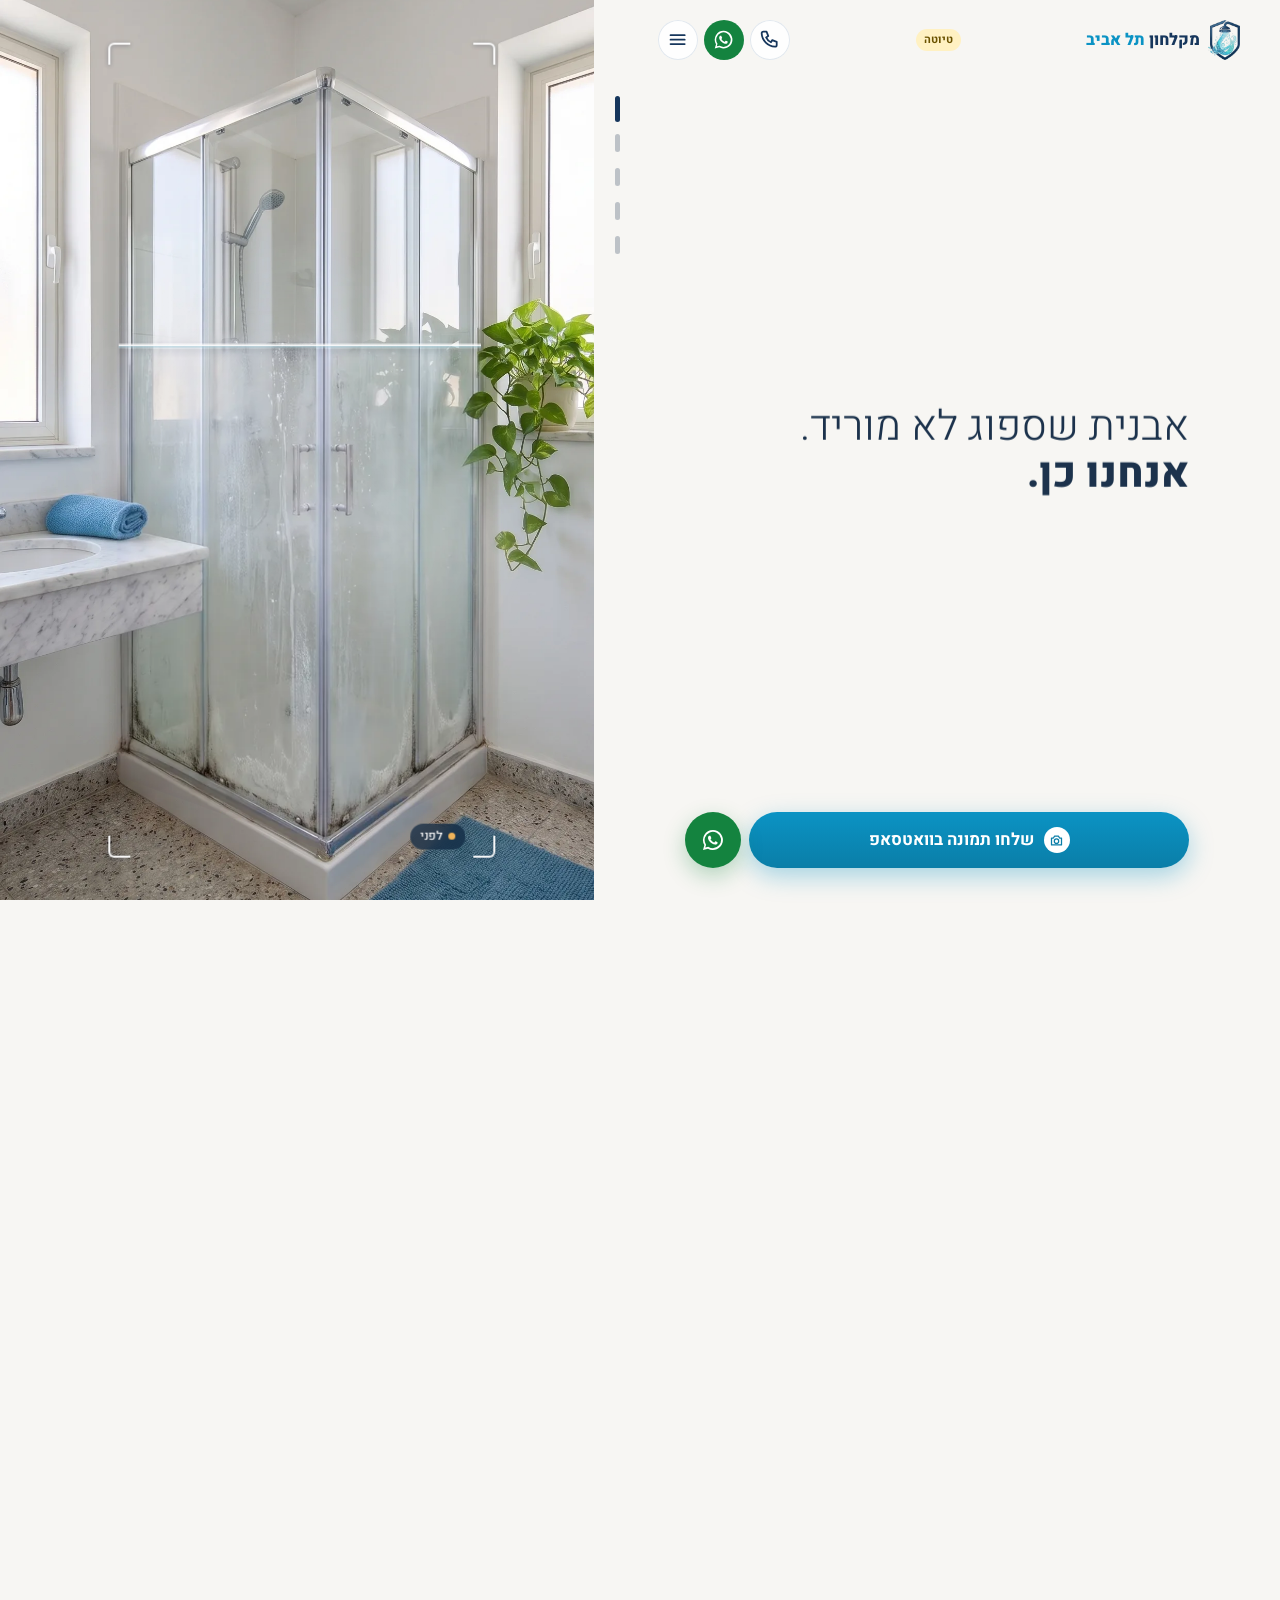
<file: index.html>
<!doctype html>
<html lang="he" dir="rtl">
<head>
<meta charset="utf-8">
<meta name="viewport" content="width=device-width, initial-scale=1, viewport-fit=cover">
<title>מקלחון תל אביב · ניקוי מקלחונים וחדרי רחצה</title>
<meta name="description" content="ניקוי יסודי של מקלחונים וחדרי רחצה בכל תל אביב: אבנית, עובש, רובה וסיליקון. מצלמים את המקלחון, שולחים בוואטסאפ ומקבלים מחיר.">
<meta name="theme-color" content="#f7f6f3">
<link rel="icon" href="assets/img/favicon-32.png">
<link rel="apple-touch-icon" href="assets/img/favicon-180.png">
<link rel="preload" as="image" href="assets/img/hero-clean-2k.webp">
<link rel="preload" as="image" href="assets/img/hero-limescale.webp">
<link rel="preconnect" href="https://fonts.googleapis.com"><link rel="preconnect" href="https://fonts.gstatic.com" crossorigin>
<link href="https://fonts.googleapis.com/css2?family=Heebo:wght@300;400;500;700;800&display=swap" rel="stylesheet">
<link rel="stylesheet" href="design-system/tokens.css">
<link rel="stylesheet" href="design-system/components.css">
<script>document.documentElement.classList.add("js")</script>
<style>
/* ==========================================================
   עולם אחד: חדר הרחצה. במה קבועה, מצלמה שזזה בתוך תמונה אחת,
   וחמש תחנות. כל התוכן הוא HTML אמיתי בשכבת טקסט קבועה.
   בלי JS: התמונה והטקסט מוצגים כרגיל, אחד מתחת לשני.
   ========================================================== */
:root {
  --font-display: "Heebo", system-ui, sans-serif;
  --font-body: "Heebo", system-ui, sans-serif;
  --dock-h: 76px;
  --stage-w: 100vw;
}
html, body { background: var(--marble); }

/* ---------- הבמה ---------- */
.stage { position: relative; height: 100svh; overflow: hidden; background: #e9e8e4; }
.js .stage { position: fixed; inset-block-start: 0; inset-inline-end: 0; width: var(--stage-w); z-index: 0; }
.cam { position: absolute; top: 0; left: 0; width: 1152px; height: 2752px; transform-origin: 0 0; will-change: transform; }
.cam__img, .cam__dirt { position: absolute; inset: 0; width: 100%; height: 100%; max-width: none; }
/* הזכוכית: שכבת האבנית חתוכה לצורת המקלחון, והמגב מנקה מלמעלה למטה */
.glasspane { position: absolute; inset: 0;
  clip-path: polygon(19.8% 27.7%, 54.7% 21.8%, 81.9% 28.4%, 81.9% 71.7%, 54.7% 77.3%, 19.6% 72%); }
.cam__dirt { --w: 0%;
  -webkit-mask-image: linear-gradient(to bottom, transparent calc(var(--w) - 1.2%), #000 calc(var(--w) + 0.6%));
          mask-image: linear-gradient(to bottom, transparent calc(var(--w) - 1.2%), #000 calc(var(--w) + 0.6%)); }
.squeegee { position: absolute; left: 20%; width: 61%; height: 12px; top: 0; opacity: 0; transform: translateY(-50%);
  background: linear-gradient(180deg, rgb(255 255 255 / 0), rgb(255 255 255 / 0.95) 45%, rgb(160 205 220 / 0.6) 60%, rgb(255 255 255 / 0));
  box-shadow: 0 6px 14px rgb(15 39 66 / 0.12); }
/* אדים: שכבה אטמוספרית שזזה בקצב אחר מהתמונה */
.steam { position: absolute; inset: -10% -10% 0; pointer-events: none; opacity: 0.85; will-change: transform, opacity;
  background:
    radial-gradient(38% 22% at 42% 56%, rgb(255 255 255 / 0.5), transparent 70%),
    radial-gradient(30% 18% at 62% 68%, rgb(255 255 255 / 0.42), transparent 70%),
    radial-gradient(26% 14% at 50% 46%, rgb(255 255 255 / 0.32), transparent 70%);
  filter: blur(18px); }
.stage::after { /* ריכוך עליון בשביל הכותרת, רק איפה שהיא יושבת */
  content: ""; position: absolute; z-index: 1; inset: 0 0 auto; height: 46%; pointer-events: none;
  background: linear-gradient(180deg, rgb(247 246 243 / 0.85) 0%, rgb(247 246 243 / 0.6) 55%, rgb(247 246 243 / 0) 100%);
  opacity: var(--top-scrim, 1); }
.stage::before { /* ריכוך תחתון לכרטיסים */
  content: ""; position: absolute; inset: auto 0 0; height: 62%; z-index: 1; pointer-events: none;
  background: linear-gradient(0deg, rgb(247 246 243 / 0.97) 0%, rgb(247 246 243 / 0.8) 55%, rgb(247 246 243 / 0) 100%);
  opacity: var(--bottom-scrim, 0); }

/* ---------- עינית: חתימת הדף ---------- */
.finder { position: absolute; z-index: 2; top: 0; left: 0; width: 100px; height: 100px; pointer-events: none; will-change: transform; }
.finder i { position: absolute; width: 22px; height: 22px; border: 0 solid rgb(255 255 255 / 0.95); filter: drop-shadow(0 1px 2px rgb(15 39 66 / 0.4)); }
.finder i:nth-child(1) { top: 0; left: 0; border-width: 2px 0 0 2px; border-radius: 6px 0 0 0; }
.finder i:nth-child(2) { top: 0; right: 0; border-width: 2px 2px 0 0; border-radius: 0 6px 0 0; }
.finder i:nth-child(3) { bottom: 0; left: 0; border-width: 0 0 2px 2px; border-radius: 0 0 0 6px; }
.finder i:nth-child(4) { bottom: 0; right: 0; border-width: 0 2px 2px 0; border-radius: 0 0 6px 0; }
.finder__tag { position: absolute; bottom: 8px; right: 30px; display: inline-flex; align-items: center; gap: 6px;
  padding: 3px 10px; border-radius: var(--radius-pill); background: rgb(15 39 66 / 0.72); color: #fff;
  font-size: 12px; font-weight: 500; white-space: nowrap; backdrop-filter: blur(6px); -webkit-backdrop-filter: blur(6px); }
.finder[data-pos="top"] .finder__tag { top: 8px; bottom: auto; }
.finder__tag::before { content: ""; width: 7px; height: 7px; border-radius: 50%; background: var(--leaf-300); }
.finder__tag[data-state="before"]::before { background: #f0b45a; }

/* ---------- ראש הדף ---------- */
.top { position: fixed; z-index: 20; inset-block-start: 0; inset-inline: 0; padding: 10px var(--gutter) 0; pointer-events: none; }
.top__bar { pointer-events: auto; display: flex; align-items: center; justify-content: space-between; gap: 8px;
  padding: 6px 6px 6px 12px; border-radius: 18px; background: rgb(255 255 255 / 0.72);
  backdrop-filter: blur(14px) saturate(1.2); -webkit-backdrop-filter: blur(14px) saturate(1.2);
  box-shadow: 0 1px 0 rgb(255 255 255 / 0.8) inset, 0 6px 20px rgb(15 39 66 / 0.08); }
.top .brand { gap: 8px; }
.top .brand__icon { width: 32px; }
.top .brand__name { font-size: 1.02rem; }
.draft-pill { font-size: 11px; font-weight: 700; color: #6b5300; background: #fff1c2; border-radius: 99px; padding: 2px 8px; text-decoration: none; }
.top__actions { display: flex; gap: 6px; }
.top .icon-btn { width: 40px; height: 40px; background: rgb(255 255 255 / 0.85); box-shadow: inset 0 0 0 1px var(--color-line); }
.top .icon-btn--wa { background: var(--wa-green); color: #fff; box-shadow: none; }

/* ---------- מפת התחנות ---------- */
.map { position: fixed; z-index: 15; inset-inline-end: 6px; top: 96px; display: none; flex-direction: column; gap: 8px; padding: 0; margin: 0; list-style: none; }
.js .map { display: flex; }
.map button { display: block; width: 18px; height: 26px; padding: 0; border: 0; background: none; cursor: pointer; }
.map button::before { content: ""; display: block; width: 5px; height: 18px; margin-inline: auto; border-radius: 4px; background: rgb(15 39 66 / 0.25); transition: background var(--dur), height var(--dur) var(--ease); }
.map button[aria-current="step"]::before { height: 26px; background: var(--navy-800); }

/* ---------- שכבת הטקסט ---------- */
.copy { position: relative; z-index: 5; }
.js .copy { position: fixed; inset: 0; pointer-events: none; }
.win { padding: 24px var(--gutter); }
.js .win { position: absolute; inset-inline: 0; padding-block: 0; opacity: 0; visibility: hidden; will-change: opacity, transform; }
.js .win.is-live { pointer-events: auto; }

/* תחנה 1: מה העסק, בחצי העליון */
.js .win--hero { inset-block-start: 76px; }
.hero__h { font-size: clamp(2.1rem, 1.2rem + 4.4vw, 3.6rem); font-weight: 300; line-height: 1.06; letter-spacing: -0.02em; color: var(--navy-900); }
.hero__h b { font-weight: 800; display: block; }
.hero__p { margin-block-start: 12px; max-width: 30ch; font-size: 1.02rem; line-height: 1.5; color: var(--navy-800); }
.hero__proof { display: inline-flex; align-items: center; gap: 8px; margin-block-start: 14px; font-size: 13px; font-weight: 500; color: var(--navy-800);
  padding: 6px 12px 6px 10px; border-radius: 99px; background: rgb(255 255 255 / 0.75); backdrop-filter: blur(8px); -webkit-backdrop-filter: blur(8px); }
.stars { display: inline-flex; gap: 1px; color: var(--star); }
.stars .icon { width: 14px; height: 14px; }

/* כיתוב השיא, בזמן שהזכוכית מתנקה */
.js .win--peak { inset-block-start: 84px; }
.peak__t { font-size: clamp(1.6rem, 1.1rem + 2.4vw, 2.6rem); font-weight: 300; line-height: 1.12; color: var(--navy-900); }
.peak__t b { font-weight: 800; }

/* כרטיסים בתחתית (תחנות 2-4) */
.js .win--low { inset-block-end: calc(var(--dock-h) + 6px); }
.panel-h { font-size: clamp(1.5rem, 1.1rem + 1.6vw, 2.1rem); font-weight: 800; line-height: 1.15; color: var(--navy-900); }
.panel-sub { margin-block-start: 4px; font-size: 0.95rem; color: var(--color-ink-soft); }

/* תחנה 2: ביקורות, גלילה לצד */
.reviews { display: flex; gap: 10px; margin: 12px calc(-1 * var(--gutter)) 0; padding: 2px var(--gutter) 8px; overflow-x: auto; scroll-snap-type: x mandatory; scrollbar-width: none; overscroll-behavior-x: contain; }
.reviews::-webkit-scrollbar { display: none; }
.rv { flex: 0 0 82%; scroll-snap-align: start; margin: 0; padding: 14px 16px; border-radius: 18px; background: #fff; box-shadow: var(--shadow-md); display: grid; gap: 6px; }
.rv blockquote { margin: 0; font-size: 0.98rem; line-height: 1.5; color: var(--navy-900); }
.rv figcaption { display: flex; justify-content: space-between; align-items: center; font-size: 13px; color: var(--color-muted); }
.rv figcaption b { color: var(--navy-900); font-weight: 700; }
.g-link { display: inline-flex; margin-block-start: 4px; font-size: 13px; font-weight: 700; color: var(--aqua-700); text-decoration: none; padding-block: 6px; }

/* תחנה 3: מחיר */
.prices { margin: 12px 0 0; padding: 4px 16px; border-radius: 18px; background: #fff; box-shadow: var(--shadow-md); list-style: none; }
.prices li { display: flex; align-items: center; justify-content: space-between; gap: 12px; padding-block: 11px; border-bottom: 1px solid var(--color-line); }
.prices li:last-child { border-bottom: 0; }
.prices li > span { font-weight: 500; }
.prices small { display: block; font-size: 12px; color: var(--color-muted); font-weight: 400; }
.prices b { font-size: 1.25rem; font-weight: 800; color: var(--navy-900); white-space: nowrap; }
.prices b em { font-style: normal; font-size: 12px; font-weight: 500; color: var(--color-muted); margin-inline-end: 4px; }
.fine { margin-block-start: 10px; font-size: 13px; color: var(--color-ink-soft); }

/* תחנה 4: מי מגיע */
.who { display: grid; grid-template-columns: 1fr; gap: 10px; margin-block-start: 12px; align-items: stretch; }
.who__card { padding: 14px; border-radius: 18px; background: #fff; box-shadow: var(--shadow-md); }
.who__me { display: flex; align-items: center; gap: 10px; }
.who__face { width: 64px; height: 64px; flex: none; border-radius: 50%; overflow: hidden; border: 3px solid #fff; box-shadow: 0 0 0 1px var(--leaf-300), var(--shadow-sm); background: var(--leaf-100); }
.who__face img { display: block; width: 100%; height: 100%; object-fit: cover; }
.who__me b { display: block; font-size: 1rem; }
.who__me span span { font-size: 12px; color: var(--color-muted); }
.who__q { margin-block-start: 10px; font-size: 0.93rem; line-height: 1.5; color: var(--navy-900); }
.promises { display: grid; grid-template-columns: 1fr 1fr; gap: 8px; margin: 10px 0 0; padding: 0; list-style: none; }
.promises li { padding: 9px 12px; border-radius: 14px; background: rgb(255 255 255 / 0.92); box-shadow: var(--shadow-sm); font-size: 12.5px; line-height: 1.35; color: var(--color-ink-soft); }
.promises b { display: block; font-size: 0.95rem; color: var(--leaf-700); }

/* תחנה 5: הסגירה, הכפתור הוא אובייקט בסצנה */
.js .win--end { inset-block-end: 0; padding-block-end: calc(18px + env(safe-area-inset-bottom)); }
.win--end { text-align: center; }
.end__h { font-size: clamp(2.1rem, 1.3rem + 3.4vw, 3.2rem); font-weight: 300; line-height: 1.1; color: var(--navy-900); }
.end__h b { font-weight: 800; }
.end__p { margin: 6px auto 0; max-width: 30ch; color: var(--color-ink-soft); }
.shutter-big { text-decoration: none; display: grid; justify-items: center; gap: 8px; margin: 16px auto 0; padding: 0; border: 0; background: none; cursor: pointer; font: inherit; color: var(--navy-900); font-weight: 700; }
.shutter-big__ring { width: 84px; height: 84px; border-radius: 50%; display: grid; place-items: center; background: #fff; box-shadow: 0 0 0 5px rgb(255 255 255 / 0.6), var(--shadow-lg); transition: transform var(--dur-fast) var(--ease); }
.shutter-big__core { width: 64px; height: 64px; border-radius: 50%; display: grid; place-items: center; background: linear-gradient(180deg, var(--aqua-600), var(--aqua-700)); color: #fff; }
.shutter-big__core .icon { width: 28px; height: 28px; }
.shutter-big:active .shutter-big__ring { transform: scale(0.94); }
.end__alt { display: flex; justify-content: center; flex-wrap: wrap; gap: 4px 18px; margin-block-start: 12px; font-size: 14px; }
.end__alt a, .end__alt button { color: var(--navy-800); font-weight: 500; background: none; border: 0; padding: 8px 2px; cursor: pointer; font: inherit; text-decoration: underline; text-underline-offset: 4px; text-decoration-color: var(--stone-300); }

/* ---------- המעגן התחתון ---------- */
.dock { position: fixed; z-index: 18; inset-inline: 0; inset-block-end: 0; display: flex; gap: 8px; padding: 8px var(--gutter) calc(10px + env(safe-area-inset-bottom));
  transition: transform var(--dur) var(--ease), opacity var(--dur); }
.dock.is-away { transform: translateY(110%); opacity: 0; pointer-events: none; }
.shutter { text-decoration: none; flex: 1; display: inline-flex; align-items: center; justify-content: center; gap: 10px; min-height: 56px; border: 0; border-radius: 99px; cursor: pointer;
  background: linear-gradient(180deg, var(--aqua-600), var(--aqua-700)); color: #fff; font: inherit; font-size: 1.05rem; font-weight: 700; box-shadow: var(--shadow-cta); }
.shutter__dot { width: 26px; height: 26px; border-radius: 50%; display: grid; place-items: center; background: #fff; color: var(--aqua-700); }
.shutter__dot .icon { width: 15px; height: 15px; }
.dock .icon-btn { width: 56px; height: 56px; background: var(--wa-green); color: #fff; box-shadow: 0 8px 22px rgb(20 131 63 / 0.3); }
.dock .icon-btn .icon { width: 24px; height: 24px; }

/* ---------- גיליון המידע ---------- */
.sheet { width: min(100%, 560px); max-width: 100%; max-height: 88svh; margin: auto auto 0; padding: 0; border: 0; border-radius: 24px 24px 0 0; background: var(--marble); color: var(--color-ink); }
.sheet::backdrop { background: rgb(15 39 66 / 0.4); }
.sheet__in { padding: 18px var(--gutter) 28px; overflow-y: auto; max-height: 88svh; }
.sheet__head { display: flex; justify-content: space-between; align-items: center; margin-block-end: 8px; }
.sheet h2 { font-size: 1.35rem; font-weight: 800; }
.sheet h3 { font-size: 1rem; font-weight: 700; margin-block: 20px 8px; }
.sheet .faq details { padding: 0 14px; }
.hours { display: grid; grid-template-columns: auto 1fr; gap: 4px 16px; font-size: 0.95rem; }
.hours > * { justify-self: start; }
.sheet__note { margin-block-start: 22px; padding: 10px 12px; border-radius: 12px; background: #fff6d6; color: #6b5300; font-size: 12.5px; }

/* ---------- אישור אחרי צילום ---------- */
.snap { width: min(92vw, 420px); padding: 18px; border: 0; border-radius: 24px; text-align: center; }
.snap::backdrop { background: rgb(15 39 66 / 0.45); }
.snap img { width: 100%; max-height: 46svh; object-fit: cover; border-radius: 16px; margin-block-end: 14px; }
.snap p { font-size: 0.95rem; color: var(--color-ink-soft); margin-block: 6px 14px; }

/* ---------- דסקטופ: הבמה חלון לאורך, הטקסט לצידה ---------- */
@media (min-width: 960px) {
  :root { --stage-w: min(50vw, 66svh); --dock-h: 0px; }
  .js .copy { inset-inline-end: var(--stage-w); }
  .win { max-width: 600px; padding-inline: 48px; }
  .js .win { margin-inline: auto; }
  .js .win--hero, .js .win--low, .js .win--end { inset-block: 0; display: flex; flex-direction: column; justify-content: center; text-align: start; padding-block: 96px 120px; }
  .stage::after, .stage::before { display: none; }
  .top { inset-inline-end: var(--stage-w); padding: 20px 40px 0 64px; }
  .top__bar { background: transparent; box-shadow: none; backdrop-filter: none; -webkit-backdrop-filter: none; padding: 0; }
  .map { inset-inline-end: calc(var(--stage-w) + 14px); }
  .dock { inset-inline-start: calc((100vw - var(--stage-w) - min(600px, 100vw - var(--stage-w))) / 2); inset-inline-end: auto; width: min(600px, calc(100vw - var(--stage-w))); padding: 0 48px 32px; }
  .js .win--peak { inset-block: 0; display: flex; flex-direction: column; justify-content: center; }
  .reviews { margin-inline: 0; padding-inline: 0; flex-direction: column; overflow: visible; }
  .rv { flex: none; }
  .rv:nth-child(n+3) { display: none; }
  .shutter-big { margin-inline: 0; justify-items: start; }
  .end__alt { justify-content: flex-start; }
  .end__p { margin-inline: 0; }
}
.no-motion .steam { display: none; }
</style>
</head>
<body>

<header class="top">
  <div class="top__bar">
    <a class="brand" href="#" data-jump="0" aria-label="מקלחון תל אביב, לראש הדף">
      <img class="brand__icon" src="assets/img/logo-icon-256.png" alt="" width="32" height="40">
      <span class="brand__name">מקלחון <b>תל אביב</b></span>
    </a>
    <a class="draft-pill" href="plan.html" title="מחירים, ביקורות ומספרים מסומנים בצהוב הם דוגמה">טיוטה</a>
    <div class="top__actions">
      <a class="icon-btn" data-tel aria-label="להתקשר"><svg class="icon"><use href="#i-phone"/></svg></a>
      <a class="icon-btn icon-btn--wa" data-wa aria-label="לכתוב בוואטסאפ"><svg class="icon"><use href="#i-wa"/></svg></a>
      <button class="icon-btn" type="button" data-open-info aria-label="שאלות, אזורים ושעות"><svg class="icon"><use href="#i-menu"/></svg></button>
    </div>
  </div>
</header>

<div class="stage" aria-hidden="true">
  <div class="cam">
    <img class="cam__img" src="assets/img/hero-clean-2k.webp" alt="" width="1152" height="2752" fetchpriority="high">
    <div class="glasspane">
      <img class="cam__dirt" src="assets/img/hero-limescale.webp" alt="" width="1152" height="2752">
      <span class="squeegee"></span>
    </div>
  </div>
  <div class="steam"></div>
  <div class="finder"><i></i><i></i><i></i><i></i><span class="finder__tag" data-state="before">לפני</span></div>
</div>

<nav aria-label="תחנות בדף">
  <ol class="map">
    <li><button type="button" data-jump="0" aria-label="המקלחון"></button></li>
    <li><button type="button" data-jump="1" aria-label="ביקורות"></button></li>
    <li><button type="button" data-jump="2" aria-label="מחירים"></button></li>
    <li><button type="button" data-jump="3" aria-label="מי מגיע"></button></li>
    <li><button type="button" data-jump="4" aria-label="שליחת תמונה"></button></li>
  </ol>
</nav>

<main class="copy">
  <section class="win win--hero" data-win="0" aria-labelledby="h-hero">
    <h1 class="hero__h" id="h-hero">המקלחון שלכם,<b>נקי כמו ביום הראשון.</b></h1>
    <p class="hero__p">ניקוי יסודי של מקלחונים וחדרי רחצה בכל תל אביב. אבנית, עובש, רובה וסיליקון.</p>
    <p class="hero__proof"><span>כל תל אביב · שולחים תמונה ומקבלים הערכת מחיר</span></p>
  </section>

  <section class="win win--peak" data-win="5" aria-label="הזכוכית מתנקה">
    <p class="peak__t">אבנית שספוג לא מוריד.<br><b>אנחנו כן.</b></p>
  </section>

  <section class="win win--low" data-win="1" aria-labelledby="h-rev">
    <h2 class="panel-h" id="h-rev">ככה זה נראה אחרי.</h2>
    <p class="panel-sub">מה כתבו לקוחות אחרי שהוא היה אצלם.</p>
    <div class="reviews" tabindex="0" aria-label="ביקורות, אפשר להחליק לצד">
      <figure class="rv"><span class="stars" aria-label="5 כוכבים"><svg class="icon"><use href="#i-star"/></svg><svg class="icon"><use href="#i-star"/></svg><svg class="icon"><use href="#i-star"/></svg><svg class="icon"><use href="#i-star"/></svg><svg class="icon"><use href="#i-star"/></svg></span><blockquote class="ph">הזכוכית שקופה כמו ביום שהתקינו אותה. לא האמנתי שזה אותו מקלחון.</blockquote><figcaption><b>מיכל</b><span>פלורנטין</span></figcaption></figure>
      <figure class="rv"><span class="stars" aria-label="5 כוכבים"><svg class="icon"><use href="#i-star"/></svg><svg class="icon"><use href="#i-star"/></svg><svg class="icon"><use href="#i-star"/></svg><svg class="icon"><use href="#i-star"/></svg><svg class="icon"><use href="#i-star"/></svg></span><blockquote class="ph">הגיע בזמן, עבד נקי, והרובה חזרה להיות לבנה.</blockquote><figcaption><b>אורי</b><span>רמת גן</span></figcaption></figure>
      <figure class="rv"><span class="stars" aria-label="5 כוכבים"><svg class="icon"><use href="#i-star"/></svg><svg class="icon"><use href="#i-star"/></svg><svg class="icon"><use href="#i-star"/></svg><svg class="icon"><use href="#i-star"/></svg><svg class="icon"><use href="#i-star"/></svg></span><blockquote class="ph">שלחתי תמונה בבוקר, אחר הצהריים המקלחת כבר הייתה מבריקה.</blockquote><figcaption><b>נועה</b><span>הצפון הישן</span></figcaption></figure>
    </div>
    <a class="g-link" href="#" rel="noopener">לכל הביקורות בגוגל</a>
  </section>

  <section class="win win--low" data-win="2" aria-labelledby="h-price">
    <h2 class="panel-h" id="h-price">כמה זה עולה.</h2>
    <ul class="prices">
      <li><span>טיפול בסיס<small>לפי הגודל והמצב של המקלחון</small></span><b>450 עד 600 ₪</b></li>
      <li><span>כל תוספת<small>מה שתרצו מעבר לטיפול הבסיסי</small></span><b><em>מתומחר</em>לפי העבודה</b></li>
    </ul>
    <p class="fine">שלחו תמונה ותקבלו הערכה. אם יש משהו חריג, תדעו מראש.</p>
  </section>

  <section class="win win--low" data-win="3" aria-labelledby="h-who">
    <h2 class="panel-h" id="h-who">מי מגיע אליכם הביתה.</h2>
    <div class="who">
      <div class="who__card">
        <div class="who__me"><picture class="who__face"><source srcset="assets/img/stav-face.webp" type="image/webp"><img src="assets/img/stav-face.jpg" alt="סתיו גוטפריד" width="64" height="64" decoding="async"></picture><span><b>סתיו גוטפריד, 24</b><span>תל אביב · בעל העסק</span></span></div>
        <p class="who__q">אין דבר כזה לקוח לא מרוצה. אני נשאר כמה שצריך, עד שאתם מרוצים.</p>
      </div>
    </div>
    <ul class="promises">
      <li><b>יסודיות</b>עד הפינה האחרונה של הרובה</li>
      <li><b>אחריות</b>נשאר עד שאתם מרוצים</li>
      <li><b>מהירות</b>טיפול ממוצע לוקח שעתיים עד שלוש</li>
      <li><b>זמינות</b>ראשון עד חמישי, ושישי עד 14:00</li>
    </ul>
  </section>

  <section class="win win--end" data-win="4" aria-labelledby="h-end">
    <h2 class="end__h" id="h-end">עכשיו <b>תורכם.</b></h2>
    <p class="end__p">צלמו את המקלחון ושלחו. תקבלו הערכת מחיר, ואת התור קובעים בשיחה.</p>
    <a class="shutter-big" data-shutter data-wa="היי, אשמח להצעת מחיר לניקוי המקלחון. אשלח תמונה כאן.">
      <span class="shutter-big__ring"><span class="shutter-big__core"><svg class="icon"><use href="#i-camera"/></svg></span></span>
      <span data-shutter-label>צלמו ושלחו</span>
    </a>
    <div class="end__alt">
      <a data-wa>כתבו בוואטסאפ</a>
      <a data-tel>חייגו</a>
      <button type="button" data-open-info>שאלות, אזורים ושעות</button>
    </div>
  </section>
</main>

<div class="dock">
  <a class="shutter" data-shutter data-wa="היי, אשמח להצעת מחיר לניקוי המקלחון. אשלח תמונה כאן."><span class="shutter__dot"><svg class="icon"><use href="#i-camera"/></svg></span><span data-shutter-label>צלמו את המקלחון</span></a>
  <a class="icon-btn" data-wa aria-label="לכתוב בוואטסאפ"><svg class="icon"><use href="#i-wa"/></svg></a>
</div>
<input type="file" accept="image/*" capture="environment" id="snap-input" hidden>

<dialog class="snap" id="snap" aria-labelledby="snap-h">
  <img id="snap-img" alt="התמונה שצילמתם">
  <h2 id="snap-h" class="h3">לשלוח את התמונה?</h2>
  <p>בחלון שייפתח בחרו בוואטסאפ. נחזור אליכם עם הערכת מחיר.</p>
  <div class="btn-row" style="justify-content:center">
    <button class="btn btn--wa" type="button" id="snap-send"><svg class="icon"><use href="#i-wa"/></svg>שליחה</button>
    <button class="btn btn--outline" type="button" id="snap-retake">צילום מחדש</button>
    <a class="btn btn--wa" id="snap-wa" data-wa="היי, אשמח להצעת מחיר לניקוי המקלחון. אשלח תמונה כאן." hidden>פתיחת וואטסאפ</a>
  </div>
</dialog>

<dialog class="sheet" id="info" aria-labelledby="info-h">
  <div class="sheet__in">
    <div class="sheet__head"><h2 id="info-h">כל השאר</h2><button class="icon-btn" type="button" data-close aria-label="סגירה">✕</button></div>
    <h3>שאלות נפוצות</h3>
    <div class="faq">
      <details><summary>כמה זמן לוקח ניקוי מקלחון?</summary><p>תלוי בגודל ובמצב של המקלחון או האמבטיה. טיפול ממוצע לוקח שעתיים עד שלוש.</p></details>
      <details><summary>איך קובעים תור?</summary><p>שולחים תמונה של המקלחון בוואטסאפ ומקבלים הערכת מחיר. את התור קובעים בשיחת טלפון.</p></details>
      <details><summary>באילו חומרים משתמשים?</summary><p>חומרים רגילים לחלוטין. את כל הציוד אני מביא.</p></details>
      <details><summary>האבנית תחזור?</summary><p>כמו כל דבר, היא תחזור. אבל עם טיפול מתאים והטיפים שתקבלו ממני, לא תרגישו אותה יותר.</p></details>
      <details><summary>צריך להיות בבית?</summary><p>לא חייבים, אבל מומלץ.</p></details>
      <details><summary>מה עושים אחרי הטיפול?</summary><p>מאווררים את המקלחת שעתיים עד שלוש, ולא מרטיבים אותה בזמן הזה.</p></details>
    </div>
    <h3>אזורים</h3>
    <ul class="tags"><li class="tag tag--main">כל תל אביב</li></ul>
    <h3>ימי עבודה</h3>
    <div class="hours"><span>ראשון עד חמישי</span><span>בתיאום</span><span>שישי</span><span>עד 14:00</span></div>
    <h3>יצירת קשר</h3>
    <div class="btn-row"><a class="btn btn--wa" data-wa><svg class="icon"><use href="#i-wa"/></svg>וואטסאפ</a><a class="btn btn--outline" data-tel><svg class="icon"><use href="#i-phone"/></svg><span data-phone-text></span></a></div>
    <p class="sheet__note">טיוטה: מה שמסומן בצהוב הוא דוגמה ויוחלף בפרטים אמיתיים. <a href="plan.html">התוכנית והגרסאות</a></p>
  </div>
</dialog>

<script src="design-system/site.js"></script>
<script>
(() => {
  const root = document.documentElement;
  const reduced = matchMedia("(prefers-reduced-motion: reduce)").matches;
  if (reduced) root.classList.add("no-motion");

  /* ---------- המסלול ---------- */
  const IMG = { w: 1152, h: 2752 };
  // לכל תחנה: התיבה בתמונה שהמצלמה מסגרת, והאזור במסך שבו היא יושבת (m מובייל, d דסקטופ)
  const STOPS = [
    { p: 0.00, box: [210, 560, 960, 2140], m: [0.06, 0.40, 0.94, 0.98], d: [0.08, 0.06, 0.92, 0.94], tag: "לפני" },
    { p: 0.28, box: [210, 560, 960, 2140], m: [0.06, 0.40, 0.94, 0.98], d: [0.08, 0.06, 0.92, 0.94], tag: "אחרי" },
    { p: 0.42, box: [260, 700, 920, 1560], m: [0.05, 0.11, 0.95, 0.50], d: [0.06, 0.06, 0.94, 0.94], tag: "אחרי" },
    { p: 0.60, box: [380, 1180, 720, 1520], m: [0.08, 0.11, 0.92, 0.46], d: [0.08, 0.10, 0.92, 0.90], tag: "ברז, ידיות ומסילות" },
    { p: 0.77, box: [900, 1030, 1152, 1560], m: [0.05, 0.10, 0.95, 0.42], d: [0.10, 0.10, 0.90, 0.90], tag: "מי מגיע" },
    { p: 0.95, box: [210, 560, 960, 2140], m: [0.06, 0.09, 0.94, 0.58], d: [0.08, 0.06, 0.92, 0.94], tag: "המקלחון שלכם" },
  ];
  const MAP = [0, 2, 3, 4, 5];               // כפתור במפה -> תחנה (תחנה 1 היא המקלחון הנקי, חלק מהפתיחה)
  const WIPE = [0.05, 0.24];                // השיא: הזכוכית מתנקה כשכל המקלחון בתמונה
  const WINS = [                            // מתי כל טקסט גלוי: נכנס, מלא, מתחיל לצאת, יצא
    [-1, -1, 0.06, 0.10],
    [0.35, 0.39, 0.49, 0.53],
    [0.55, 0.59, 0.66, 0.69],
    [0.72, 0.75, 0.83, 0.86],
    [0.89, 0.93, 2, 2],
    [0.09, 0.12, 0.29, 0.33],
  ];
  const TRACK_VH = 7.2;                     // אורך הגלילה בגבהי מסך

  const stage = document.querySelector(".stage");
  const cam = document.querySelector(".cam");
  const dirt = document.querySelector(".cam__dirt");
  const squeegee = document.querySelector(".squeegee");
  const steam = document.querySelector(".steam");
  const finder = document.querySelector(".finder");
  const tag = document.querySelector(".finder__tag");
  const wins = [...document.querySelectorAll("[data-win]")].sort((a, b) => a.dataset.win - b.dataset.win);
  const mapBtns = [...document.querySelectorAll(".map button")];
  const dock = document.querySelector(".dock");

  const spacer = document.createElement("div");
  spacer.setAttribute("aria-hidden", "true");
  document.body.appendChild(spacer);

  let sw, sh, desktop, maxScroll;
  function measure() {
    desktop = innerWidth >= 960;
    sw = stage.clientWidth; sh = stage.clientHeight;
    spacer.style.height = Math.round(TRACK_VH * innerHeight) + "px";
    maxScroll = Math.max(1, document.documentElement.scrollHeight - innerHeight);
  }

  const clamp = (v, a = 0, b = 1) => Math.min(b, Math.max(a, v));
  const ease = (t) => t < 0.5 ? 4 * t * t * t : 1 - Math.pow(-2 * t + 2, 3) / 2;
  const lerp = (a, b, t) => a + (b - a) * t;

  function shot(s) {
    const a = desktop ? s.d : s.m;
    const [x0, y0, x1, y1] = s.box;
    const aw = (a[2] - a[0]) * sw, ah = (a[3] - a[1]) * sh;
    const cover = Math.max(sw / IMG.w, sh / IMG.h);
    const k = Math.max(cover, Math.min(aw / (x1 - x0), ah / (y1 - y0)));
    return { k, cx: (x0 + x1) / 2, cy: (y0 + y1) / 2, ax: (a[0] + a[2]) / 2 * sw, ay: (a[1] + a[3]) / 2 * sh, box: s.box };
  }

  function cameraAt(p) {
    let i = 0;
    while (i < STOPS.length - 2 && p > STOPS[i + 1].p) i++;
    const A = STOPS[i], B = STOPS[i + 1];
    let t = clamp((p - A.p) / (B.p - A.p));
    t = reduced ? (t < 0.5 ? 0 : 1) : ease(clamp((t - 0.18) / 0.64));
    const a = shot(A), b = shot(B);
    const k = Math.exp(lerp(Math.log(a.k), Math.log(b.k), t));
    const cx = lerp(a.cx, b.cx, t), cy = lerp(a.cy, b.cy, t);
    const ax = lerp(a.ax, b.ax, t), ay = lerp(a.ay, b.ay, t);
    const tx = clamp(ax - k * cx, sw - k * IMG.w, 0);
    const ty = clamp(ay - k * cy, sh - k * IMG.h, 0);
    const box = a.box.map((v, j) => lerp(v, b.box[j], t));
    return { k, tx, ty, box, near: t < 0.5 ? i : i + 1 };
  }

  let target = 0, shown = 0, raf = 0, live = -1;
  function frame() {
    shown += (target - shown) * (reduced ? 1 : 0.16);
    if (Math.abs(target - shown) < 0.0004) shown = target;
    render(shown);
    raf = shown !== target ? requestAnimationFrame(frame) : 0;
  }
  function onScroll() {
    target = clamp(scrollY / maxScroll);
    if (!raf) raf = requestAnimationFrame(frame);
  }

  function render(p) {
    const c = cameraAt(p);
    cam.style.transform = `translate3d(${c.tx}px, ${c.ty}px, 0) scale(${c.k})`;

    // השיא: מגב עובר מלמעלה למטה על הזכוכית
    const w = reduced ? (p > WIPE[0] ? 1 : 0) : clamp((p - WIPE[0]) / (WIPE[1] - WIPE[0]));
    const gy = 21 + w * 57.5;
    dirt.style.setProperty("--w", (w === 0 ? 0 : gy) + "%");
    dirt.style.opacity = w >= 1 ? 0 : 1;
    squeegee.style.top = gy + "%";
    squeegee.style.opacity = w > 0 && w < 1 ? 1 : 0;
    steam.style.opacity = (1 - clamp(p / 0.2)) * 0.85;
    steam.style.transform = `translate3d(0, ${-p * 260}px, 0)`;

    // העינית עוקבת אחרי התיבה דרך המצלמה
    const [x0, y0, x1, y1] = c.box;
    finder.style.transform = `translate3d(${c.tx + x0 * c.k}px, ${c.ty + y0 * c.k}px, 0)`;
    finder.style.width = (x1 - x0) * c.k + "px";
    finder.style.height = (y1 - y0) * c.k + "px";
    const t = c.near === 0 && w < 0.5 ? "לפני" : STOPS[Math.max(1, c.near)].tag;
    finder.dataset.pos = c.near === STOPS.length - 1 ? "top" : "bottom";
    if (tag.textContent !== t) { tag.textContent = t; tag.dataset.state = t === "לפני" ? "before" : "after"; }

    stage.style.setProperty("--top-scrim", String(1 - clamp((p - 0.31) / 0.05)));
    stage.style.setProperty("--bottom-scrim", String(clamp((p - 0.32) / 0.06) * (1 - clamp((p - 0.86) / 0.05)) + clamp((p - 0.88) / 0.05) * 0.9));

    wins.forEach((el, i) => {
      const [a, b, c2, d] = WINS[i];
      const o = p < a ? 0 : p < b ? (p - a) / (b - a) : p <= c2 ? 1 : p < d ? 1 - (p - c2) / (d - c2) : 0;
      const op = reduced ? (o > 0.5 ? 1 : 0) : o;
      el.style.opacity = op;
      el.style.visibility = op > 0.01 ? "visible" : "hidden";
      el.style.transform = reduced ? "" : `translate3d(0, ${(1 - op) * 14}px, 0)`;
      el.classList.toggle("is-live", op > 0.6);
    });
    const mi = MAP.reduce((acc, st, j) => (c.near >= st ? j : acc), 0);
    if (mi !== live) {
      live = mi;
      mapBtns.forEach((b, i) => i === live ? b.setAttribute("aria-current", "step") : b.removeAttribute("aria-current"));
    }
    dock.classList.toggle("is-away", p > 0.88);
  }

  function jump(i) {
    scrollTo({ top: STOPS[MAP[i]].p * maxScroll, behavior: reduced ? "auto" : "smooth" });
  }
  document.querySelectorAll("[data-jump]").forEach((b) => b.addEventListener("click", (e) => { e.preventDefault(); jump(+b.dataset.jump); }));

  measure(); target = clamp(scrollY / maxScroll); shown = target; render(shown);
  addEventListener("scroll", onScroll, { passive: true });
  addEventListener("resize", () => { measure(); onScroll(); });

  /* ---------- כפתור הצילום: חתימת הדף ---------- */
  const input = document.getElementById("snap-input");
  const snap = document.getElementById("snap");
  const snapImg = document.getElementById("snap-img");
  const touch = matchMedia("(pointer: coarse)").matches;
  let canShareFiles = false;
  try { canShareFiles = !!(navigator.canShare && navigator.canShare({ files: [new File(["x"], "x.jpg", { type: "image/jpeg" })] })); } catch (e) {}
  // מסלול המצלמה רק כשהדף פתוח ישירות (לא בתוך מסגרת) ושיתוף קבצים נתמך; אחרת הכפתור הוא קישור וואטסאפ רגיל
  const framed = window.top !== window.self;
  const cameraFlow = touch && canShareFiles && !framed;
  if (!cameraFlow) document.querySelectorAll("[data-shutter-label]").forEach((el) => (el.textContent = "שלחו תמונה בוואטסאפ"));

  let file = null;
  document.querySelectorAll("[data-shutter]").forEach((b) => b.addEventListener("click", (e) => {
    if (!cameraFlow) return;            // הקישור לוואטסאפ עושה את העבודה
    e.preventDefault(); input.click();
  }));
  input.addEventListener("change", () => {
    file = input.files && input.files[0];
    if (!file) return;
    snapImg.src = URL.createObjectURL(file);
    document.getElementById("snap-wa").hidden = true;
    snap.showModal();
  });
  document.getElementById("snap-retake").addEventListener("click", () => { snap.close(); input.value = ""; input.click(); });
  document.getElementById("snap-send").addEventListener("click", async () => {
    try {
      await navigator.share({ files: [file], text: "היי, זה המקלחון שלי. אשמח להצעת מחיר." });
      snap.close();
    } catch (e) {
      if (e && e.name === "AbortError") return;
      document.getElementById("snap-wa").hidden = false;   // שיתוף נכשל: קישור רגיל
    }
  });

  /* ---------- גיליון המידע ---------- */
  const info = document.getElementById("info");
  document.querySelectorAll("[data-open-info]").forEach((b) => b.addEventListener("click", () => info.showModal()));
  info.querySelector("[data-close]").addEventListener("click", () => info.close());
  info.addEventListener("click", (e) => { if (e.target === info) info.close(); });
})();
</script>
</body>
</html>
</file>
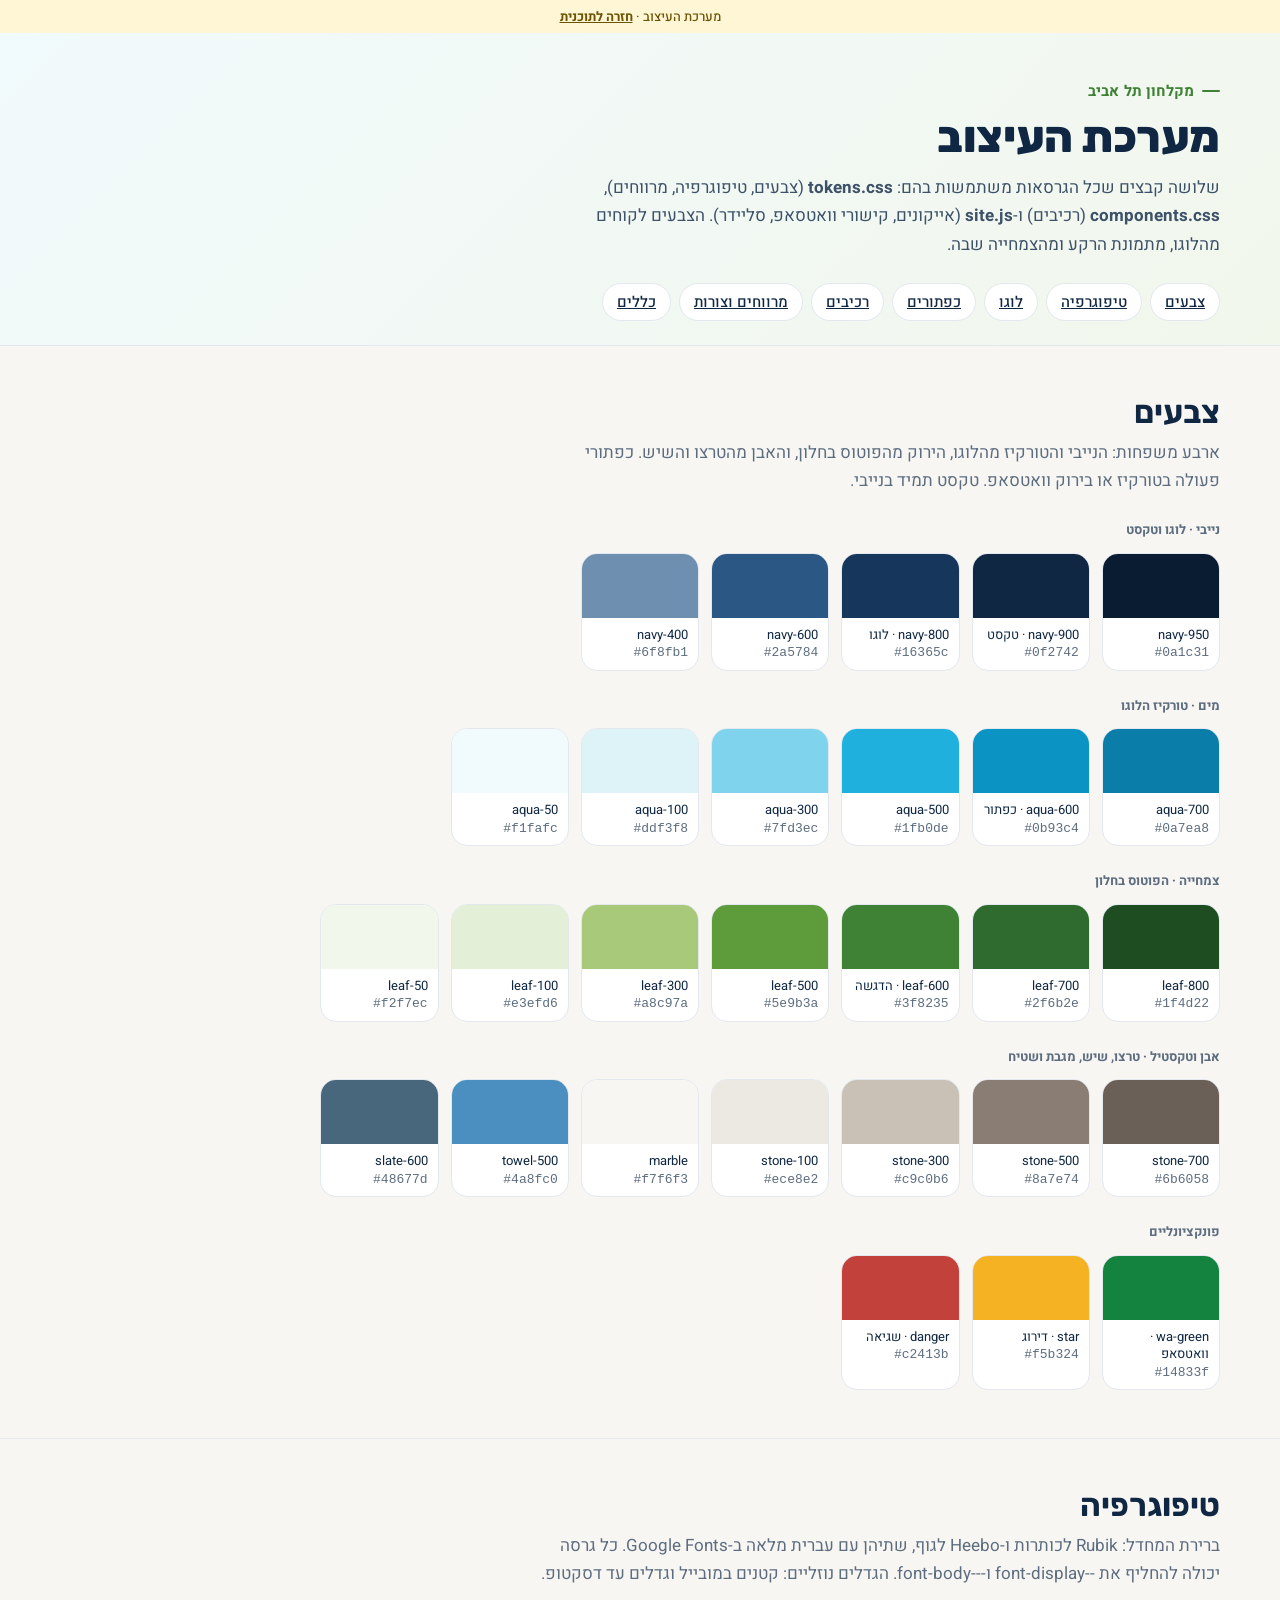
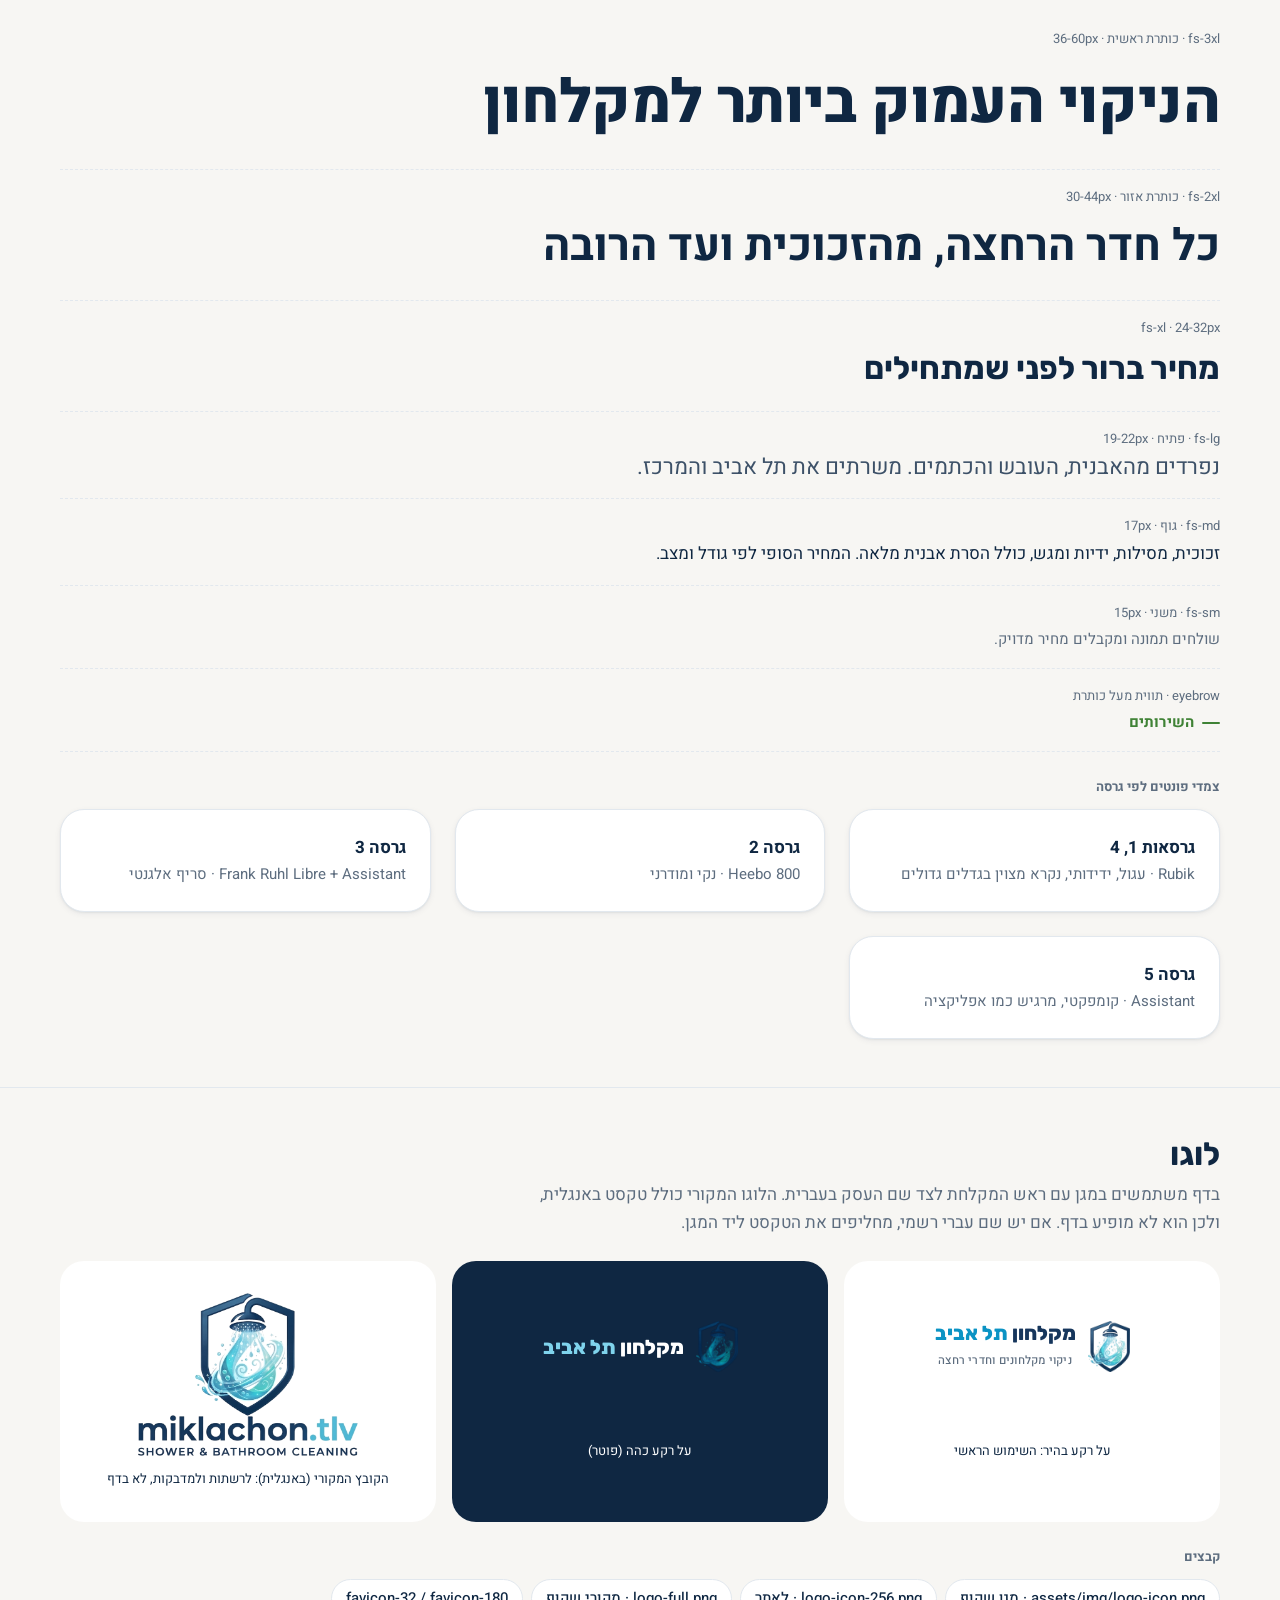
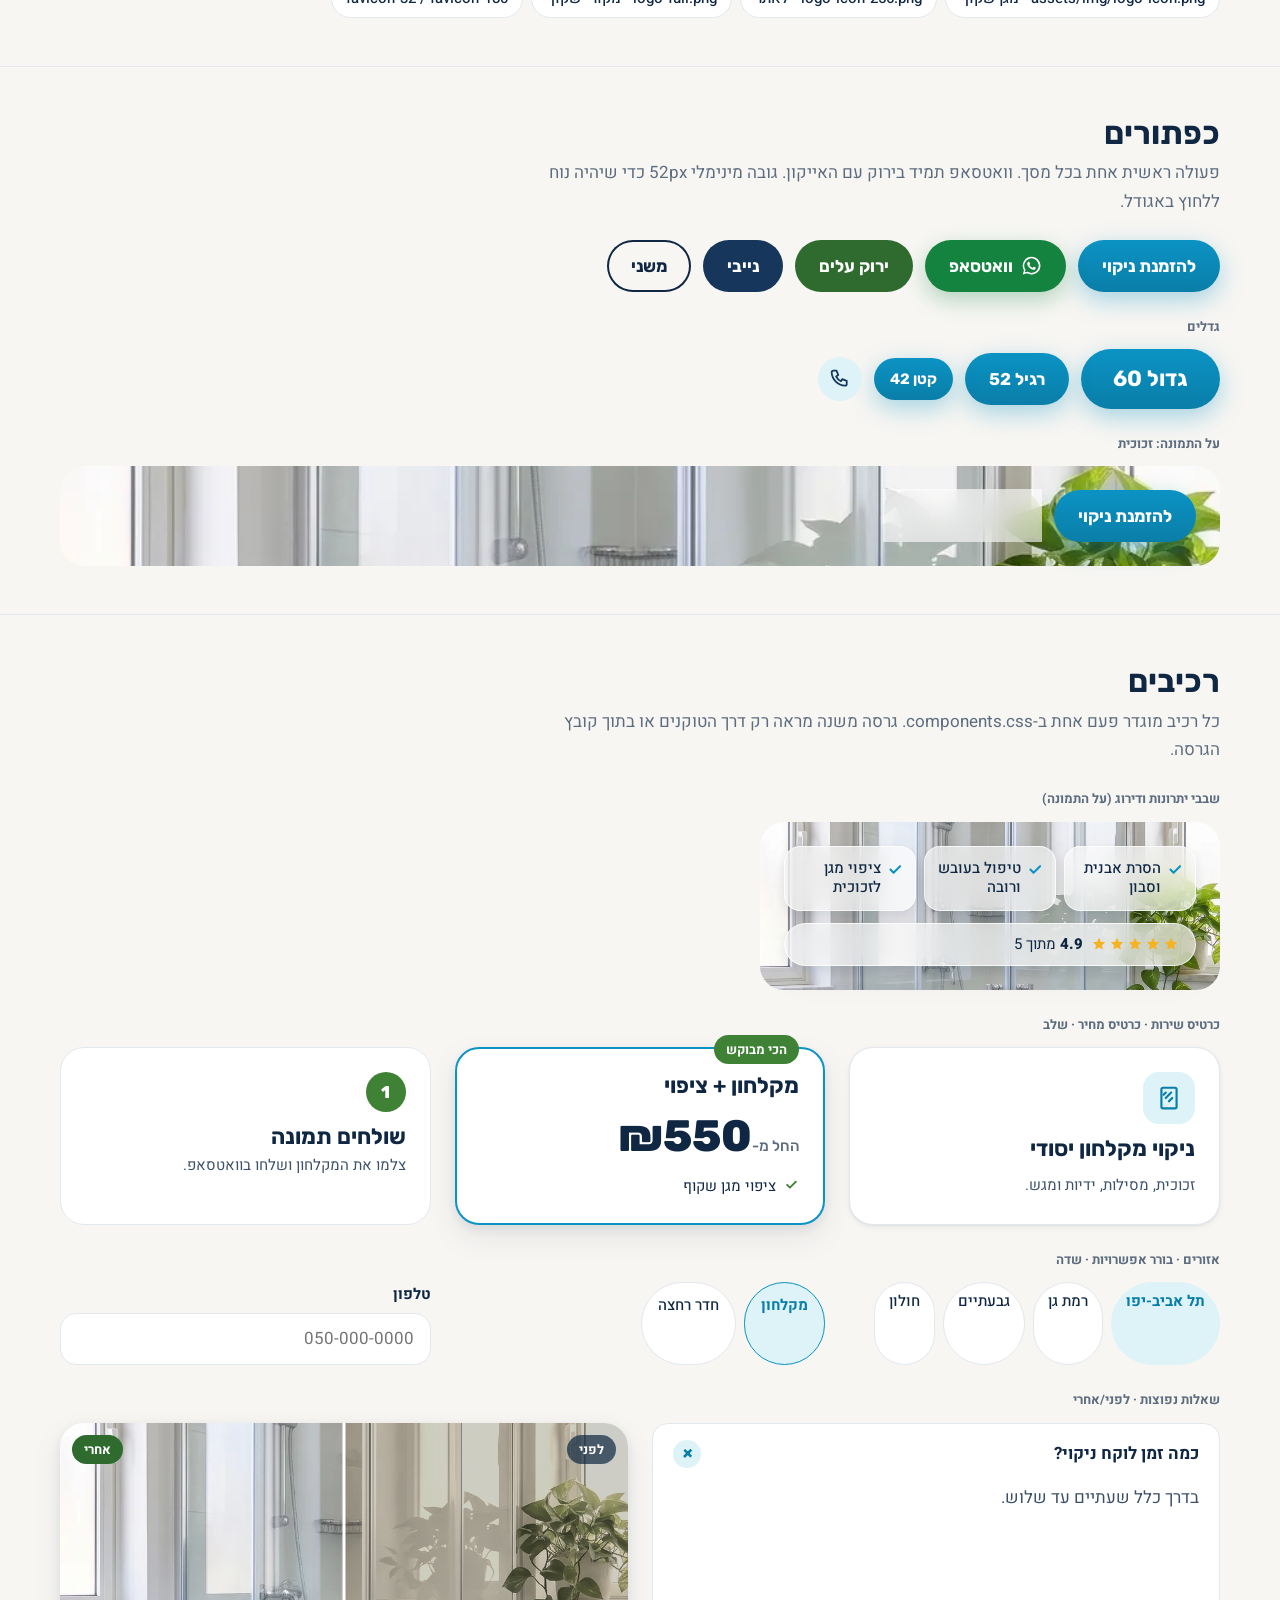
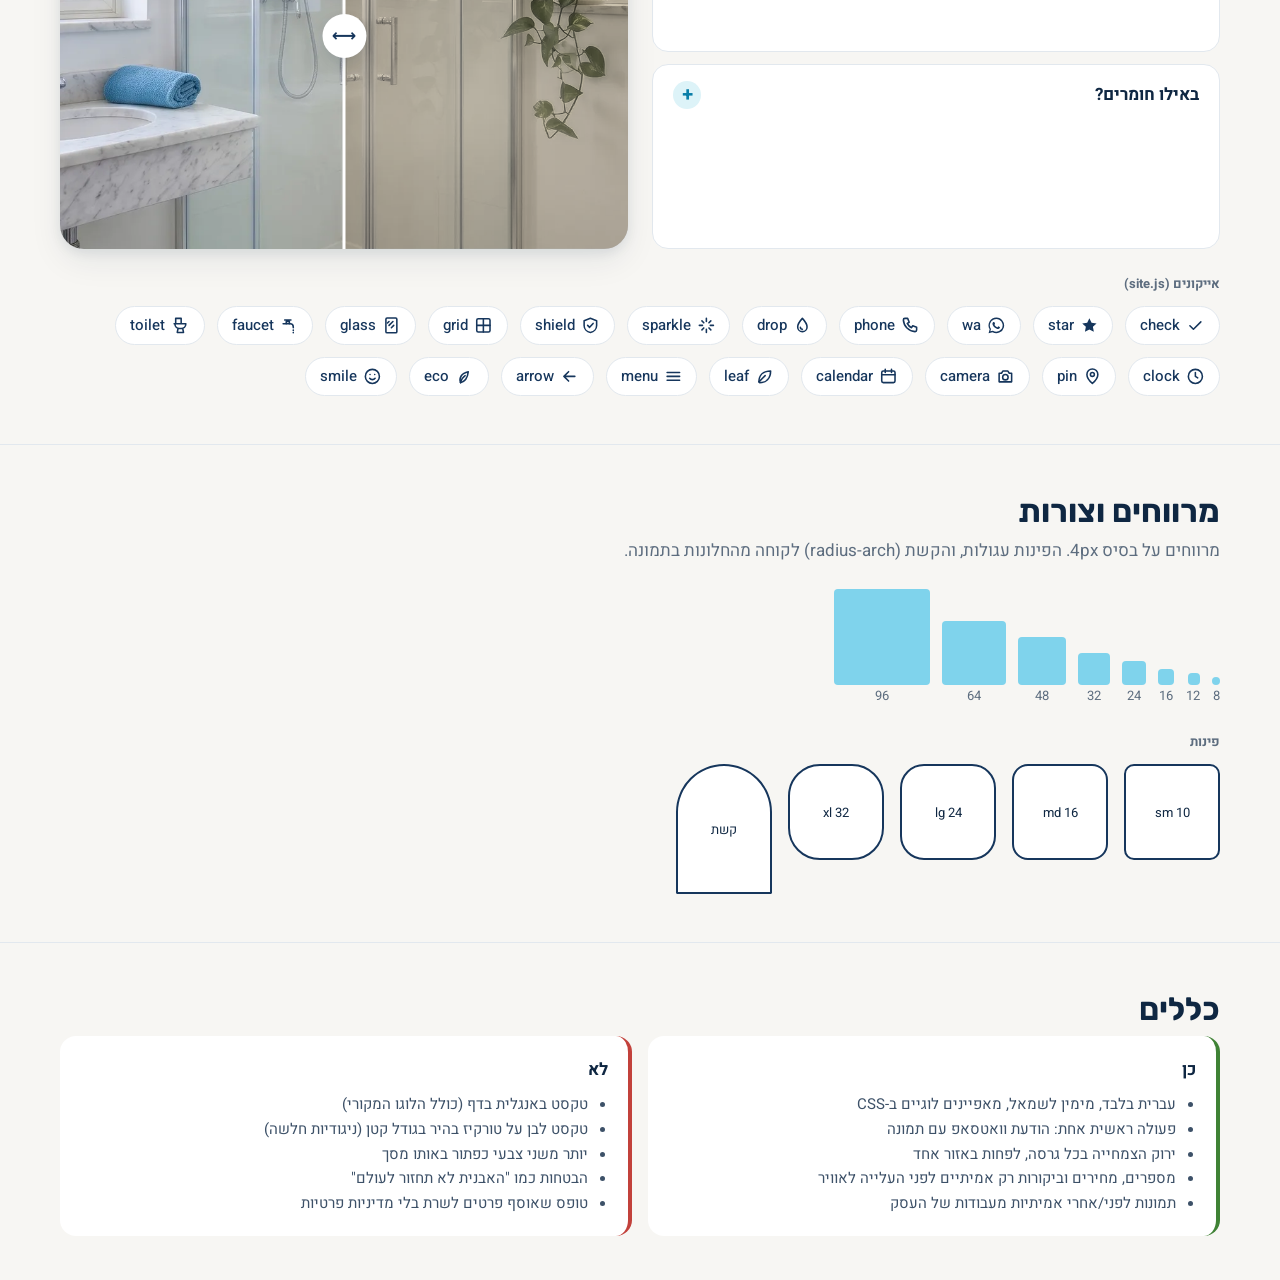
<file: design-system/index.html>
<!doctype html>
<html lang="he" dir="rtl">
<head>
<meta charset="utf-8">
<meta name="viewport" content="width=device-width, initial-scale=1">
<title>מערכת עיצוב | מקלחון תל אביב</title>
<link rel="icon" href="../assets/img/favicon-32.png">
<link rel="preconnect" href="https://fonts.googleapis.com"><link rel="preconnect" href="https://fonts.gstatic.com" crossorigin>
<link href="https://fonts.googleapis.com/css2?family=Heebo:wght@400;500;700;800&family=Rubik:wght@500;700;800&display=swap" rel="stylesheet">
<link rel="stylesheet" href="tokens.css">
<link rel="stylesheet" href="components.css">
<style>
  body { background: var(--marble); }
  .ds-top { padding-block: var(--sp-10) var(--sp-6); background: linear-gradient(135deg, var(--aqua-50), var(--leaf-50)); border-bottom: 1px solid var(--color-line); }
  .ds-top p { max-width: 640px; margin-block-start: var(--sp-3); color: var(--color-ink-soft); }
  .ds-nav { display: flex; flex-wrap: wrap; gap: var(--sp-2); margin-block-start: var(--sp-6); }
  .ds-section { padding-block: var(--sp-12); border-bottom: 1px solid var(--color-line); }
  .ds-section > .container > h2 { font-size: var(--fs-xl); margin-block-end: var(--sp-2); }
  .ds-section > .container > p { color: var(--color-muted); margin-block-end: var(--sp-6); max-width: 680px; }
  .ds-label { font-size: var(--fs-xs); color: var(--color-muted); font-weight: var(--fw-bold); margin-block: var(--sp-6) var(--sp-3); }
  .swatches { display: grid; grid-template-columns: repeat(auto-fill, minmax(118px, 1fr)); gap: var(--sp-3); }
  .sw { border-radius: var(--radius-md); overflow: hidden; background: var(--white); border: 1px solid var(--color-line); font-size: var(--fs-xs); }
  .sw i { display: block; height: 64px; }
  .sw span { display: block; padding: 8px 10px; line-height: 1.35; }
  .sw code { direction: ltr; display: inline-block; color: var(--color-muted); }
  .family { display: grid; gap: var(--sp-4); }
  .family h3 { font-size: var(--fs-md); margin-block-end: var(--sp-2); }
  .type-row { display: grid; gap: var(--sp-1); padding-block: var(--sp-4); border-bottom: 1px dashed var(--color-line); }
  .type-row small { color: var(--color-muted); font-size: var(--fs-xs); direction: rtl; }
  .demo-row { display: flex; flex-wrap: wrap; gap: var(--sp-3); align-items: center; }
  .demo-dark { padding: var(--sp-6); border-radius: var(--radius-lg); background: url("../assets/img/hero-clean-900.webp") center 40% / cover; }
  .scale { display: flex; flex-wrap: wrap; gap: var(--sp-3); align-items: flex-end; }
  .scale div { background: var(--aqua-300); border-radius: 4px; }
  .scale figure { margin: 0; text-align: center; font-size: var(--fs-xs); color: var(--color-muted); }
  .radii { display: flex; flex-wrap: wrap; gap: var(--sp-4); }
  .radii div { width: 96px; height: 96px; background: var(--white); border: 2px solid var(--navy-800); display: grid; place-items: center; font-size: var(--fs-xs); }
  .logo-board { display: grid; gap: var(--sp-4); }
  @media (min-width: 768px) { .logo-board { grid-template-columns: repeat(3, 1fr); } }
  .logo-tile { border-radius: var(--radius-lg); padding: var(--sp-8) var(--sp-4); display: grid; place-items: center; gap: var(--sp-3); min-height: 200px; text-align: center; font-size: var(--fs-xs); }
  .rules { display: grid; gap: var(--sp-4); }
  @media (min-width: 768px) { .rules { grid-template-columns: 1fr 1fr; } }
  .rule { padding: var(--sp-5); border-radius: var(--radius-md); background: var(--white); border-inline-start: 4px solid var(--leaf-600); }
  .rule--no { border-inline-start-color: var(--danger); }
  .rule ul { margin: var(--sp-2) 0 0; padding-inline-start: var(--sp-5); color: var(--color-ink-soft); font-size: var(--fs-sm); }
</style>
</head>
<body>
<div class="draft-banner">מערכת העיצוב · <a href="../plan.html">חזרה לתוכנית</a></div>

<header class="ds-top">
  <div class="container">
    <span class="eyebrow">מקלחון תל אביב</span>
    <h1 class="h1" style="font-size:var(--fs-2xl);margin-block-start:var(--sp-2)">מערכת העיצוב</h1>
    <p>שלושה קבצים שכל הגרסאות משתמשות בהם: <b>tokens.css</b> (צבעים, טיפוגרפיה, מרווחים), <b>components.css</b> (רכיבים) ו-<b>site.js</b> (אייקונים, קישורי וואטסאפ, סליידר). הצבעים לקוחים מהלוגו, מתמונת הרקע ומהצמחייה שבה.</p>
    <nav class="ds-nav">
      <a class="tag" href="#colors">צבעים</a><a class="tag" href="#type">טיפוגרפיה</a><a class="tag" href="#logo">לוגו</a><a class="tag" href="#buttons">כפתורים</a><a class="tag" href="#components">רכיבים</a><a class="tag" href="#space">מרווחים וצורות</a><a class="tag" href="#rules">כללים</a>
    </nav>
  </div>
</header>

<section class="ds-section" id="colors">
  <div class="container">
    <h2>צבעים</h2>
    <p>ארבע משפחות: הנייבי והטורקיז מהלוגו, הירוק מהפוטוס בחלון, והאבן מהטרצו והשיש. כפתורי פעולה בטורקיז או בירוק וואטסאפ. טקסט תמיד בנייבי.</p>
    <div class="ds-label">נייבי · לוגו וטקסט</div>
    <div class="swatches">
      <div class="sw"><i style="background:var(--navy-950)"></i><span>navy-950<br><code>#0a1c31</code></span></div>
      <div class="sw"><i style="background:var(--navy-900)"></i><span>navy-900 · טקסט<br><code>#0f2742</code></span></div>
      <div class="sw"><i style="background:var(--navy-800)"></i><span>navy-800 · לוגו<br><code>#16365c</code></span></div>
      <div class="sw"><i style="background:var(--navy-600)"></i><span>navy-600<br><code>#2a5784</code></span></div>
      <div class="sw"><i style="background:var(--navy-400)"></i><span>navy-400<br><code>#6f8fb1</code></span></div>
    </div>
    <div class="ds-label">מים · טורקיז הלוגו</div>
    <div class="swatches">
      <div class="sw"><i style="background:var(--aqua-700)"></i><span>aqua-700<br><code>#0a7ea8</code></span></div>
      <div class="sw"><i style="background:var(--aqua-600)"></i><span>aqua-600 · כפתור<br><code>#0b93c4</code></span></div>
      <div class="sw"><i style="background:var(--aqua-500)"></i><span>aqua-500<br><code>#1fb0de</code></span></div>
      <div class="sw"><i style="background:var(--aqua-300)"></i><span>aqua-300<br><code>#7fd3ec</code></span></div>
      <div class="sw"><i style="background:var(--aqua-100)"></i><span>aqua-100<br><code>#ddf3f8</code></span></div>
      <div class="sw"><i style="background:var(--aqua-50)"></i><span>aqua-50<br><code>#f1fafc</code></span></div>
    </div>
    <div class="ds-label">צמחייה · הפוטוס בחלון</div>
    <div class="swatches">
      <div class="sw"><i style="background:var(--leaf-800)"></i><span>leaf-800<br><code>#1f4d22</code></span></div>
      <div class="sw"><i style="background:var(--leaf-700)"></i><span>leaf-700<br><code>#2f6b2e</code></span></div>
      <div class="sw"><i style="background:var(--leaf-600)"></i><span>leaf-600 · הדגשה<br><code>#3f8235</code></span></div>
      <div class="sw"><i style="background:var(--leaf-500)"></i><span>leaf-500<br><code>#5e9b3a</code></span></div>
      <div class="sw"><i style="background:var(--leaf-300)"></i><span>leaf-300<br><code>#a8c97a</code></span></div>
      <div class="sw"><i style="background:var(--leaf-100)"></i><span>leaf-100<br><code>#e3efd6</code></span></div>
      <div class="sw"><i style="background:var(--leaf-50)"></i><span>leaf-50<br><code>#f2f7ec</code></span></div>
    </div>
    <div class="ds-label">אבן וטקסטיל · טרצו, שיש, מגבת ושטיח</div>
    <div class="swatches">
      <div class="sw"><i style="background:var(--stone-700)"></i><span>stone-700<br><code>#6b6058</code></span></div>
      <div class="sw"><i style="background:var(--stone-500)"></i><span>stone-500<br><code>#8a7e74</code></span></div>
      <div class="sw"><i style="background:var(--stone-300)"></i><span>stone-300<br><code>#c9c0b6</code></span></div>
      <div class="sw"><i style="background:var(--stone-100)"></i><span>stone-100<br><code>#ece8e2</code></span></div>
      <div class="sw"><i style="background:var(--marble)"></i><span>marble<br><code>#f7f6f3</code></span></div>
      <div class="sw"><i style="background:var(--towel-500)"></i><span>towel-500<br><code>#4a8fc0</code></span></div>
      <div class="sw"><i style="background:var(--slate-600)"></i><span>slate-600<br><code>#48677d</code></span></div>
    </div>
    <div class="ds-label">פונקציונליים</div>
    <div class="swatches">
      <div class="sw"><i style="background:var(--wa-green)"></i><span>wa-green · וואטסאפ<br><code>#14833f</code></span></div>
      <div class="sw"><i style="background:var(--star)"></i><span>star · דירוג<br><code>#f5b324</code></span></div>
      <div class="sw"><i style="background:var(--danger)"></i><span>danger · שגיאה<br><code>#c2413b</code></span></div>
    </div>
  </div>
</section>

<section class="ds-section" id="type">
  <div class="container">
    <h2>טיפוגרפיה</h2>
    <p>ברירת המחדל: Rubik לכותרות ו-Heebo לגוף, שתיהן עם עברית מלאה ב-Google Fonts. כל גרסה יכולה להחליף את --font-display ו---font-body. הגדלים נוזליים: קטנים במובייל וגדלים עד דסקטופ.</p>
    <div class="type-row"><small>fs-3xl · כותרת ראשית · 36-60px</small><span class="h1">הניקוי העמוק ביותר למקלחון</span></div>
    <div class="type-row"><small>fs-2xl · כותרת אזור · 30-44px</small><span class="h2">כל חדר הרחצה, מהזכוכית ועד הרובה</span></div>
    <div class="type-row"><small>fs-xl · 24-32px</small><span style="font-family:var(--font-display);font-size:var(--fs-xl);font-weight:700">מחיר ברור לפני שמתחילים</span></div>
    <div class="type-row"><small>fs-lg · פתיח · 19-22px</small><span class="lead">נפרדים מהאבנית, העובש והכתמים. משרתים את תל אביב והמרכז.</span></div>
    <div class="type-row"><small>fs-md · גוף · 17px</small><span>זכוכית, מסילות, ידיות ומגש, כולל הסרת אבנית מלאה. המחיר הסופי לפי גודל ומצב.</span></div>
    <div class="type-row"><small>fs-sm · משני · 15px</small><span style="font-size:var(--fs-sm)" class="muted">שולחים תמונה ומקבלים מחיר מדויק.</span></div>
    <div class="type-row"><small>eyebrow · תווית מעל כותרת</small><span class="eyebrow">השירותים</span></div>
    <div class="ds-label">צמדי פונטים לפי גרסה</div>
    <div class="grid grid--3">
      <div class="card"><b>גרסאות 1, 4</b><p class="muted" style="font-size:var(--fs-sm)">Rubik · עגול, ידידותי, נקרא מצוין בגדלים גדולים</p></div>
      <div class="card"><b>גרסה 2</b><p class="muted" style="font-size:var(--fs-sm)">Heebo 800 · נקי ומודרני</p></div>
      <div class="card"><b>גרסה 3</b><p class="muted" style="font-size:var(--fs-sm)">Frank Ruhl Libre + Assistant · סריף אלגנטי</p></div>
      <div class="card"><b>גרסה 5</b><p class="muted" style="font-size:var(--fs-sm)">Assistant · קומפקטי, מרגיש כמו אפליקציה</p></div>
    </div>
  </div>
</section>

<section class="ds-section" id="logo">
  <div class="container">
    <h2>לוגו</h2>
    <p>בדף משתמשים במגן עם ראש המקלחת לצד שם העסק בעברית. הלוגו המקורי כולל טקסט באנגלית, ולכן הוא לא מופיע בדף. אם יש שם עברי רשמי, מחליפים את הטקסט ליד המגן.</p>
    <div class="logo-board">
      <div class="logo-tile" style="background:var(--white)"><a class="brand"><img class="brand__icon" src="../assets/img/logo-icon-256.png" alt="" width="42" height="52"><span><span class="brand__name">מקלחון <b>תל אביב</b></span><span class="brand__tag">ניקוי מקלחונים וחדרי רחצה</span></span></a>על רקע בהיר: השימוש הראשי</div>
      <div class="logo-tile" style="background:var(--navy-900);color:#fff"><a class="brand"><img class="brand__icon" src="../assets/img/logo-icon-256.png" alt="" width="42" height="52"><span class="brand__name" style="color:#fff">מקלחון <b style="color:var(--aqua-300)">תל אביב</b></span></a>על רקע כהה (פוטר)</div>
      <div class="logo-tile" style="background:var(--white)"><img src="../assets/img/logo-full.png" alt="הלוגו המקורי" style="max-width:220px">הקובץ המקורי (באנגלית): לרשתות ולמדבקות, לא בדף</div>
    </div>
    <div class="ds-label">קבצים</div>
    <ul class="tags"><li class="tag">assets/img/logo-icon.png · מגן שקוף</li><li class="tag">logo-icon-256.png · לאתר</li><li class="tag">logo-full.png · מקורי שקוף</li><li class="tag">favicon-32 / favicon-180</li></ul>
  </div>
</section>

<section class="ds-section" id="buttons">
  <div class="container">
    <h2>כפתורים</h2>
    <p>פעולה ראשית אחת בכל מסך. וואטסאפ תמיד בירוק עם האייקון. גובה מינימלי 52px כדי שיהיה נוח ללחוץ באגודל.</p>
    <div class="demo-row">
      <a class="btn btn--primary">להזמנת ניקוי</a>
      <a class="btn btn--wa"><svg class="icon"><use href="#i-wa"/></svg>וואטסאפ</a>
      <a class="btn btn--leaf">ירוק עלים</a>
      <a class="btn btn--navy">נייבי</a>
      <a class="btn btn--outline">משני</a>
    </div>
    <div class="ds-label">גדלים</div>
    <div class="demo-row"><a class="btn btn--primary btn--lg">גדול 60</a><a class="btn btn--primary">רגיל 52</a><a class="btn btn--primary btn--sm">קטן 42</a><a class="icon-btn"><svg class="icon"><use href="#i-phone"/></svg></a></div>
    <div class="ds-label">על התמונה: זכוכית</div>
    <div class="demo-dark demo-row"><a class="btn btn--primary">להזמנת ניקוי</a><a class="btn btn--glass">לצפייה במחירון</a></div>
  </div>
</section>

<section class="ds-section" id="components">
  <div class="container">
    <h2>רכיבים</h2>
    <p>כל רכיב מוגדר פעם אחת ב-components.css. גרסה משנה מראה רק דרך הטוקנים או בתוך קובץ הגרסה.</p>

    <div class="ds-label">שבבי יתרונות ודירוג (על התמונה)</div>
    <div class="demo-dark" style="display:grid;gap:var(--sp-3);max-width:460px">
      <div class="chips">
        <div class="chip glass"><svg class="icon"><use href="#i-check"/></svg>הסרת אבנית וסבון</div>
        <div class="chip glass"><svg class="icon"><use href="#i-check"/></svg>טיפול בעובש ורובה</div>
        <div class="chip glass"><svg class="icon"><use href="#i-check"/></svg>ציפוי מגן לזכוכית</div>
      </div>
      <div class="rating glass"><span class="rating__stars"><svg class="icon"><use href="#i-star"/></svg><svg class="icon"><use href="#i-star"/></svg><svg class="icon"><use href="#i-star"/></svg><svg class="icon"><use href="#i-star"/></svg><svg class="icon"><use href="#i-star"/></svg></span><span><strong>4.9</strong> מתוך 5</span></div>
    </div>

    <div class="ds-label">כרטיס שירות · כרטיס מחיר · שלב</div>
    <div class="grid grid--3">
      <article class="card service-card"><span class="service-card__icon"><svg class="icon"><use href="#i-glass"/></svg></span><h3 class="h3">ניקוי מקלחון יסודי</h3><p>זכוכית, מסילות, ידיות ומגש.</p></article>
      <article class="card price-card price-card--featured"><span class="price-card__badge">הכי מבוקש</span><h3 class="h3">מקלחון + ציפוי</h3><div class="price"><small>החל מ-</small>₪550</div><ul class="ticks"><li><svg class="icon"><use href="#i-check"/></svg>ציפוי מגן שקוף</li></ul></article>
      <ol class="steps" style="grid-template-columns:1fr"><li class="step"><h3 class="h3">שולחים תמונה</h3><p>צלמו את המקלחון ושלחו בוואטסאפ.</p></li></ol>
    </div>

    <div class="ds-label">אזורים · בורר אפשרויות · שדה</div>
    <div class="grid grid--3">
      <ul class="tags"><li class="tag tag--main">תל אביב-יפו</li><li class="tag">רמת גן</li><li class="tag">גבעתיים</li><li class="tag">חולון</li></ul>
      <div class="seg"><input type="radio" name="s" id="s1" checked><label for="s1">מקלחון</label><input type="radio" name="s" id="s2"><label for="s2">חדר רחצה</label></div>
      <div class="field"><label for="p">טלפון</label><input class="input" id="p" type="tel" placeholder="050-000-0000"></div>
    </div>

    <div class="ds-label">שאלות נפוצות · לפני/אחרי</div>
    <div class="grid grid--2">
      <div class="faq"><details open><summary>כמה זמן לוקח ניקוי?</summary><p>בדרך כלל שעתיים עד שלוש.</p></details><details><summary>באילו חומרים?</summary><p>חומרים מקצועיים ובטוחים.</p></details></div>
      <div class="ba"><img class="ba__img" src="../assets/img/hero-clean-900.webp" alt=""><img class="ba__img ba__before" src="../assets/img/hero-clean-900.webp" alt=""><span class="ba__handle"></span><span class="ba__label ba__label--before">לפני</span><span class="ba__label ba__label--after">אחרי</span><input type="range" min="0" max="100" value="50" dir="ltr" aria-label="השוואה"></div>
    </div>

    <div class="ds-label">אייקונים (site.js)</div>
    <div class="demo-row" id="icon-list" style="color:var(--navy-800)"></div>
  </div>
</section>

<section class="ds-section" id="space">
  <div class="container">
    <h2>מרווחים וצורות</h2>
    <p>מרווחים על בסיס 4px. הפינות עגולות, והקשת (radius-arch) לקוחה מהחלונות בתמונה.</p>
    <div class="scale">
      <figure><div style="width:8px;height:8px"></div>8</figure><figure><div style="width:12px;height:12px"></div>12</figure><figure><div style="width:16px;height:16px"></div>16</figure><figure><div style="width:24px;height:24px"></div>24</figure><figure><div style="width:32px;height:32px"></div>32</figure><figure><div style="width:48px;height:48px"></div>48</figure><figure><div style="width:64px;height:64px"></div>64</figure><figure><div style="width:96px;height:96px"></div>96</figure>
    </div>
    <div class="ds-label">פינות</div>
    <div class="radii"><div style="border-radius:var(--radius-sm)">sm 10</div><div style="border-radius:var(--radius-md)">md 16</div><div style="border-radius:var(--radius-lg)">lg 24</div><div style="border-radius:var(--radius-xl)">xl 32</div><div style="border-radius:var(--radius-arch);height:130px">קשת</div></div>
  </div>
</section>

<section class="ds-section" id="rules">
  <div class="container">
    <h2>כללים</h2>
    <div class="rules">
      <div class="rule"><b>כן</b><ul><li>עברית בלבד, מימין לשמאל, מאפיינים לוגיים ב-CSS</li><li>פעולה ראשית אחת: הודעת וואטסאפ עם תמונה</li><li>ירוק הצמחייה בכל גרסה, לפחות באזור אחד</li><li>מספרים, מחירים וביקורות רק אמיתיים לפני העלייה לאוויר</li><li>תמונות לפני/אחרי אמיתיות מעבודות של העסק</li></ul></div>
      <div class="rule rule--no"><b>לא</b><ul><li>טקסט באנגלית בדף (כולל הלוגו המקורי)</li><li>טקסט לבן על טורקיז בהיר בגודל קטן (ניגודיות חלשה)</li><li>יותר משני צבעי כפתור באותו מסך</li><li>הבטחות כמו "האבנית לא תחזור לעולם"</li><li>טופס שאוסף פרטים לשרת בלי מדיניות פרטיות</li></ul></div>
    </div>
  </div>
</section>

<script src="site.js"></script>
<script>
  document.getElementById("icon-list").innerHTML = Object.keys(ICONS)
    .map((k) => `<span class="tag" style="display:inline-flex;gap:6px;align-items:center"><svg class="icon"><use href="#i-${k}"/></svg>${k}</span>`).join("");
</script>
</body>
</html>
</file>
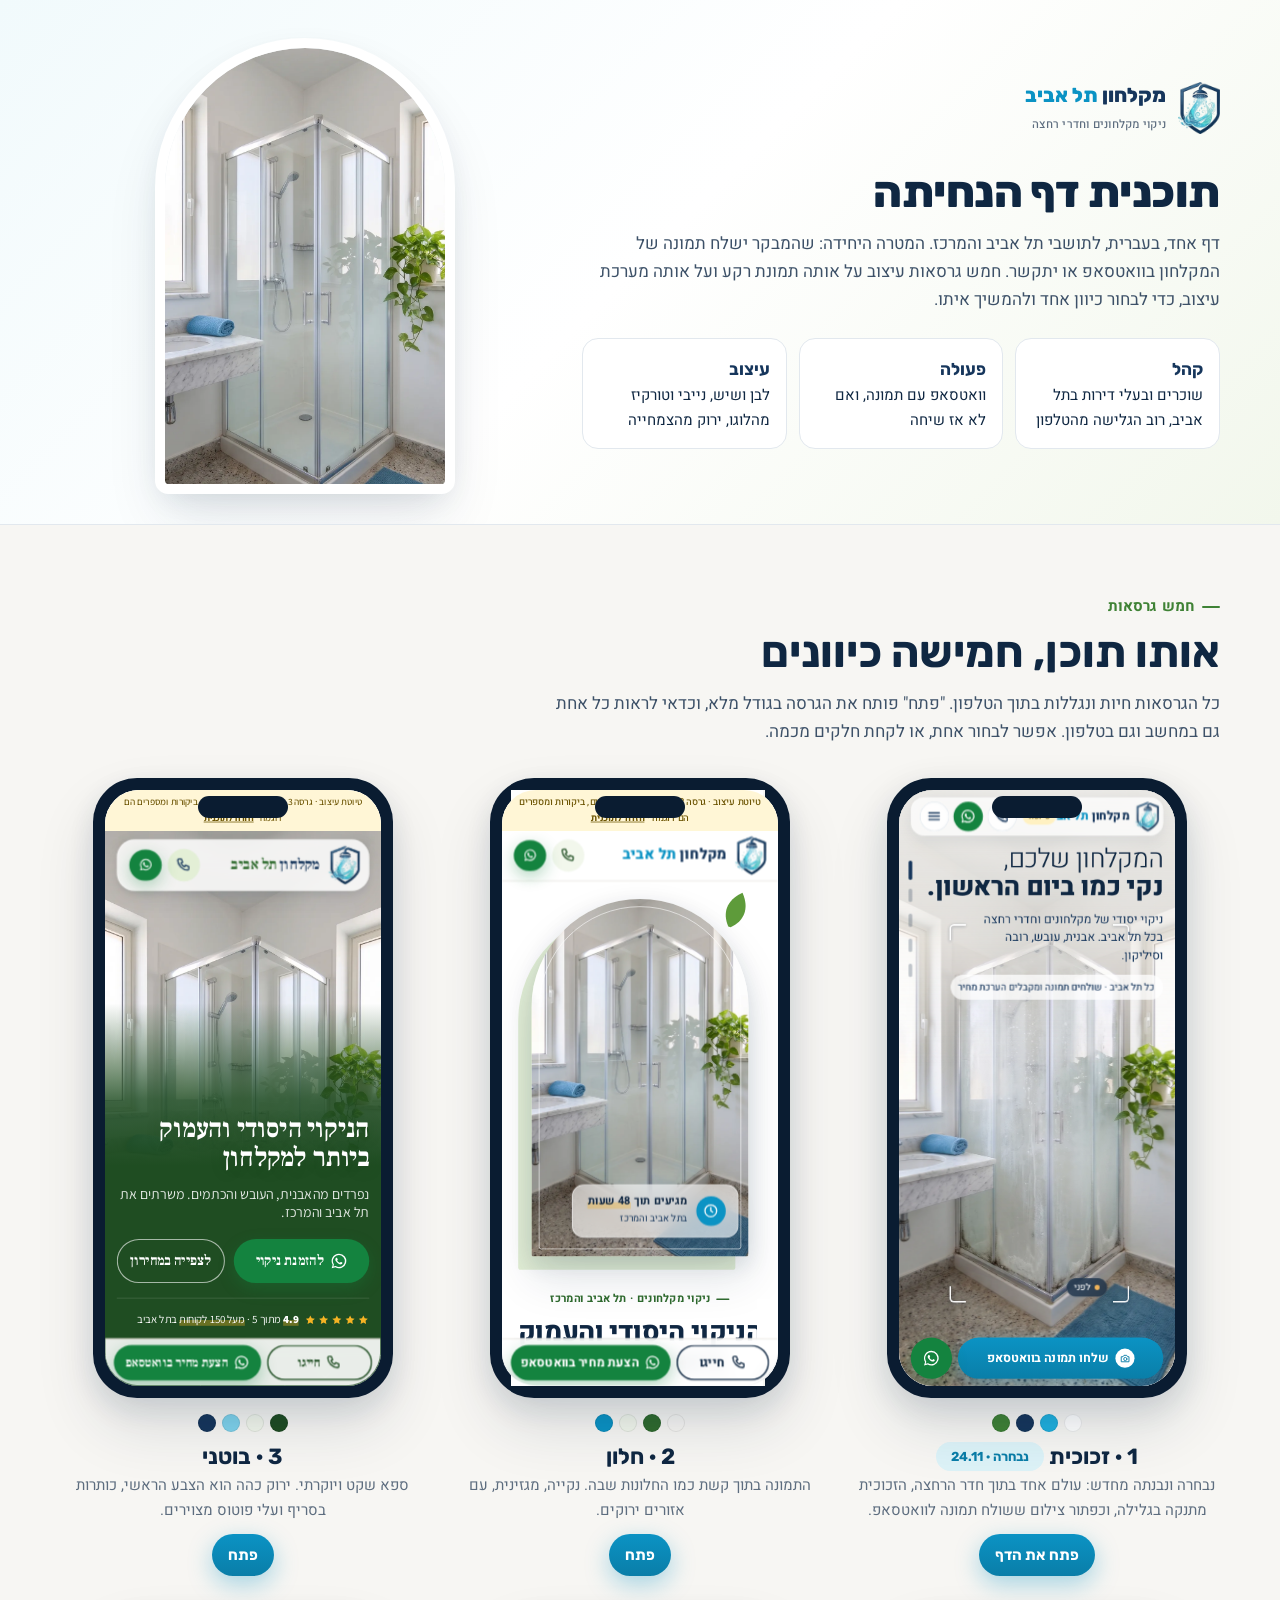
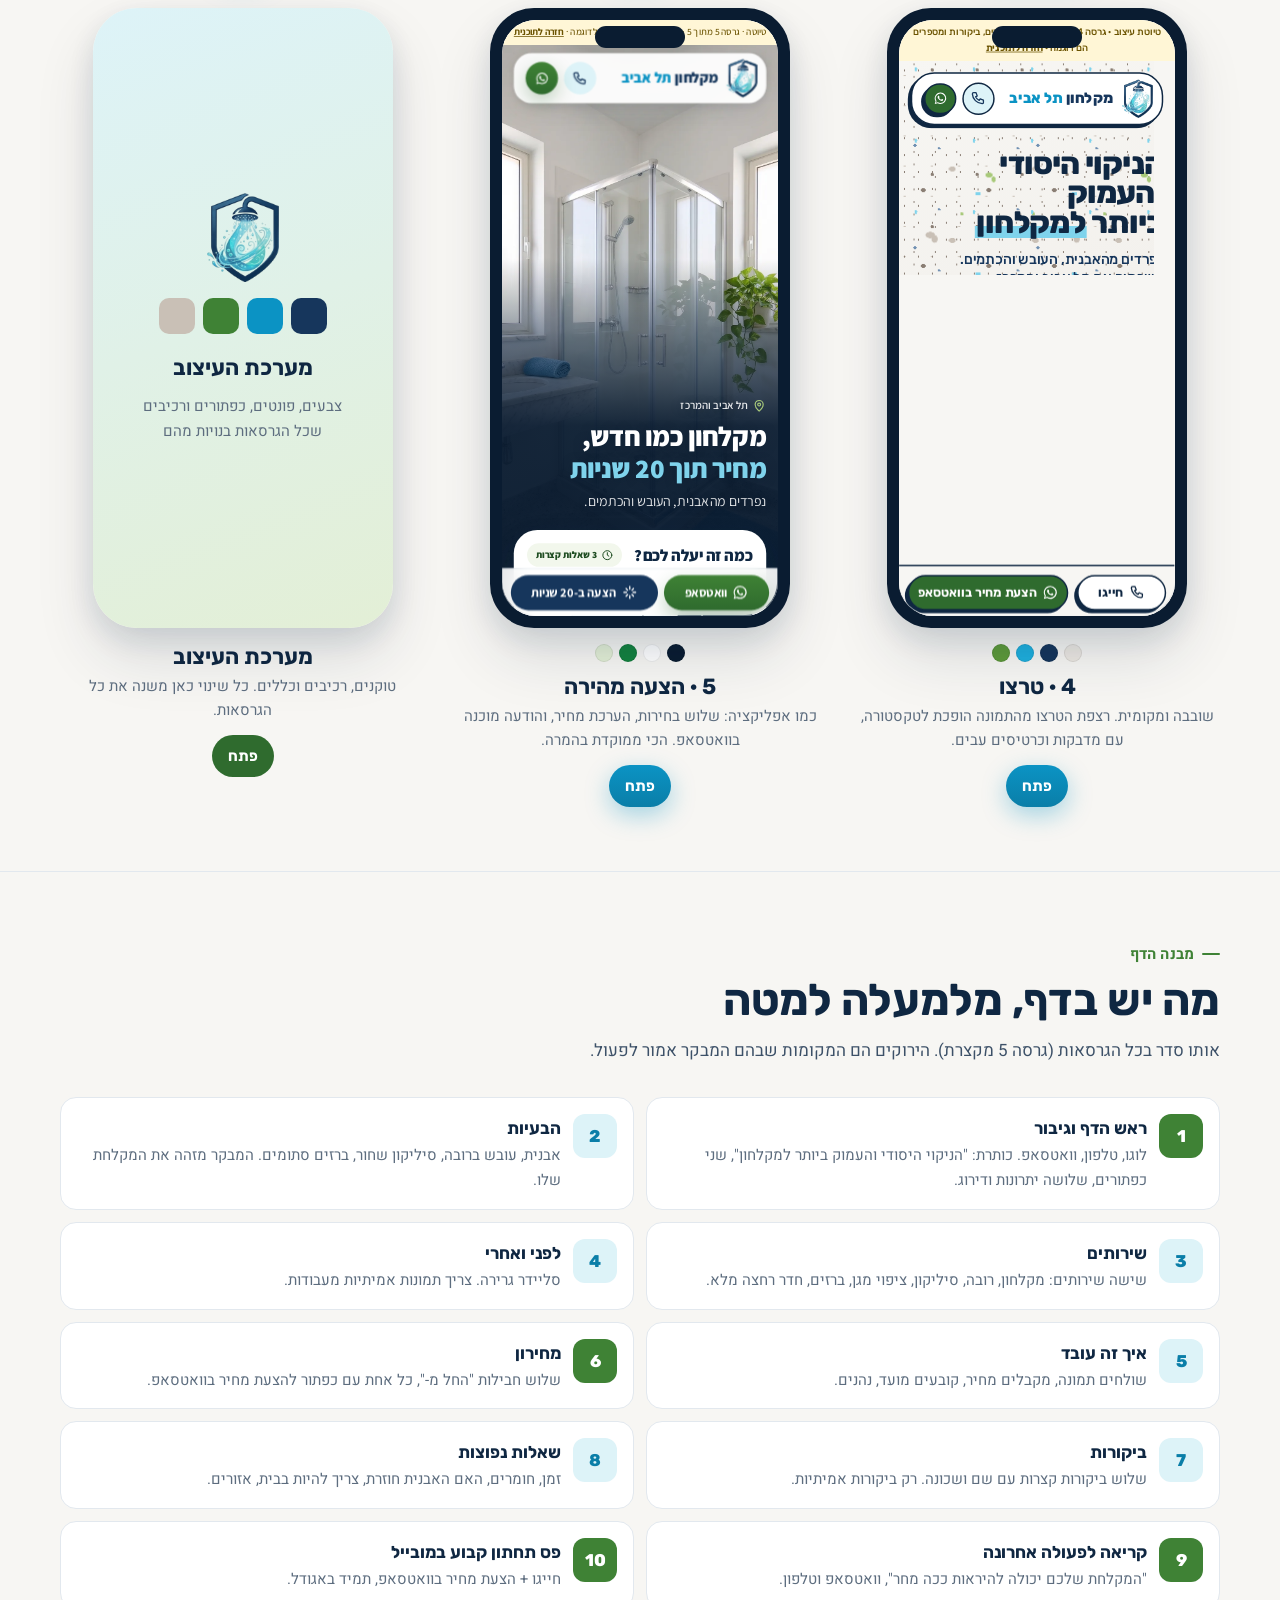
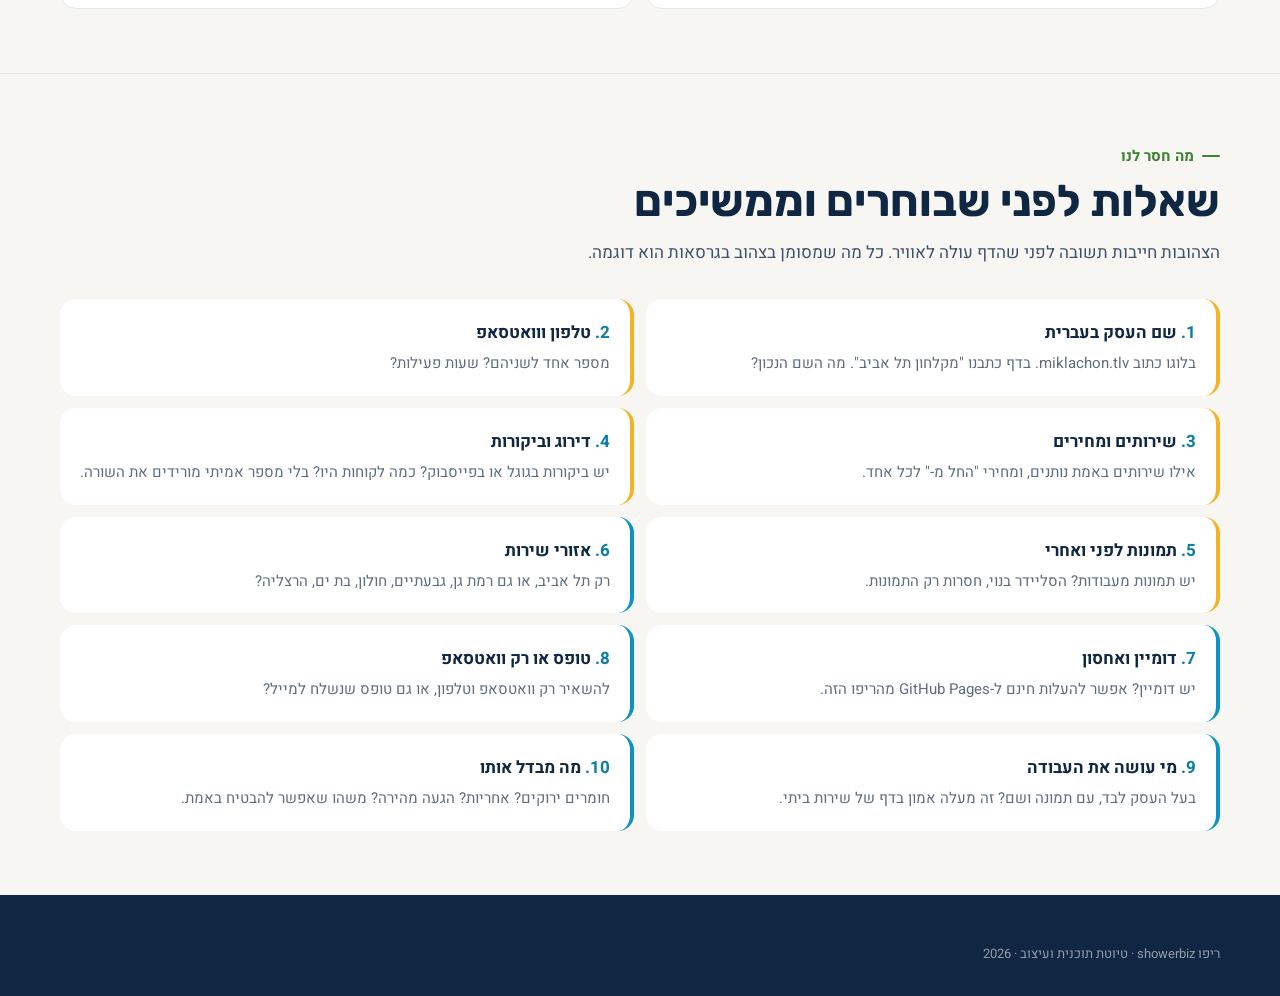
<file: plan.html>
<!doctype html>
<html lang="he" dir="rtl">
<head>
<meta charset="utf-8">
<meta name="viewport" content="width=device-width, initial-scale=1">
<title>תוכנית דף הנחיתה | מקלחון תל אביב</title>
<link rel="icon" href="assets/img/favicon-32.png">
<link rel="preconnect" href="https://fonts.googleapis.com"><link rel="preconnect" href="https://fonts.gstatic.com" crossorigin>
<link href="https://fonts.googleapis.com/css2?family=Heebo:wght@400;500;700;800&family=Rubik:wght@500;700;800&display=swap" rel="stylesheet">
<link rel="stylesheet" href="design-system/tokens.css">
<link rel="stylesheet" href="design-system/components.css">
<style>
  body { background: var(--marble); }
  .top { position: relative; overflow: hidden; padding-block: var(--sp-12) var(--sp-10); background: linear-gradient(135deg, var(--aqua-50) 0%, var(--white) 50%, var(--leaf-50) 100%); border-bottom: 1px solid var(--color-line); }
  .top__grid { display: grid; gap: var(--sp-8); align-items: center; }
  @media (min-width: 900px) { .top__grid { grid-template-columns: 1.3fr 1fr; } }
  .top p { color: var(--color-ink-soft); max-width: 620px; }
  .top__img { justify-self: center; width: min(280px, 70vw); aspect-ratio: 9 / 14; border-radius: var(--radius-arch); background: url("assets/img/hero-clean-900.webp") center 35% / cover; box-shadow: var(--shadow-lg); outline: 10px solid var(--white); }
  .facts { display: grid; gap: var(--sp-3); margin-block-start: var(--sp-6); }
  @media (min-width: 640px) { .facts { grid-template-columns: repeat(3, 1fr); } }
  .fact { padding: var(--sp-4); border-radius: var(--radius-md); background: var(--white); border: 1px solid var(--color-line); font-size: var(--fs-sm); }
  .fact b { display: block; font-family: var(--font-display); font-size: var(--fs-md); color: var(--navy-800); }

  .block { padding-block: var(--sp-16); }
  .block + .block { border-top: 1px solid var(--color-line); }
  .block h2 { font-size: var(--fs-2xl); margin-block: var(--sp-2) var(--sp-3); }
  .block > .container > p { color: var(--color-ink-soft); max-width: 680px; margin-block-end: var(--sp-8); }

  /* מבנה הדף */
  .outline { list-style: none; margin: 0; padding: 0; display: grid; gap: var(--sp-3); counter-reset: s; }
  @media (min-width: 900px) { .outline { grid-template-columns: 1fr 1fr; } }
  .outline li { counter-increment: s; display: grid; grid-template-columns: 44px 1fr; gap: var(--sp-3); padding: var(--sp-4); background: var(--white); border: 1px solid var(--color-line); border-radius: var(--radius-md); }
  .outline li::before { content: counter(s); display: grid; place-items: center; width: 44px; height: 44px; border-radius: 12px; background: var(--aqua-100); color: var(--aqua-700); font-family: var(--font-display); font-weight: 800; }
  .outline li.key::before { background: var(--leaf-600); color: #fff; }
  .outline b { font-family: var(--font-display); }
  .outline p { font-size: var(--fs-sm); color: var(--color-muted); }

  /* גלריית גרסאות */
  .versions { display: grid; gap: var(--sp-8); }
  @media (min-width: 700px) { .versions { grid-template-columns: repeat(2, 1fr); } }
  @media (min-width: 1100px) { .versions { grid-template-columns: repeat(3, 1fr); } }
  .v { display: flex; flex-direction: column; gap: var(--sp-4); }
  .phone { position: relative; width: 300px; height: 620px; margin-inline: auto; border-radius: 44px; padding: 12px; background: var(--navy-950); box-shadow: var(--shadow-lg); }
  .phone::before { content: ""; position: absolute; top: 18px; left: 50%; transform: translateX(-50%); width: 90px; height: 22px; border-radius: 12px; background: var(--navy-950); z-index: 2; }
  .phone__screen { width: 100%; height: 100%; border-radius: 34px; overflow: hidden; background: var(--white); }
  .phone iframe { display: block; width: 375px; height: 810px; border: 0; transform: scale(0.736); transform-origin: top right; }
  .v__meta { text-align: center; }
  .v__meta h3 { font-size: var(--fs-lg); }
  .v__meta p { font-size: var(--fs-sm); color: var(--color-muted); margin-block: var(--sp-1) var(--sp-3); }
  .v__dots { display: flex; justify-content: center; gap: 6px; margin-block-end: var(--sp-3); }
  .v__dots i { width: 18px; height: 18px; border-radius: 50%; border: 1px solid rgb(0 0 0 / 0.08); }
  .v__links { display: flex; justify-content: center; gap: var(--sp-2); }
  .v--ds .phone { display: grid; place-items: center; background: linear-gradient(160deg, var(--aqua-100), var(--leaf-100)); }
  .v--ds .phone::before { display: none; }
  .ds-card { text-align: center; padding: var(--sp-6); }
  .ds-card .sw-row { display: grid; grid-template-columns: repeat(4, 36px); gap: 8px; justify-content: center; margin-block: var(--sp-4); }
  .ds-card .sw-row i { width: 36px; height: 36px; border-radius: 10px; }

  /* שאלות פתוחות */
  .qs { display: grid; gap: var(--sp-3); counter-reset: q; }
  @media (min-width: 900px) { .qs { grid-template-columns: 1fr 1fr; } }
  .q { counter-increment: q; padding: var(--sp-5); border-radius: var(--radius-md); background: var(--white); border-inline-start: 4px solid var(--aqua-600); }
  .q b::before { content: counter(q) ". "; color: var(--aqua-700); }
  .q p { font-size: var(--fs-sm); color: var(--color-muted); margin-block-start: var(--sp-1); }
  .q--must { border-inline-start-color: var(--star); }
</style>
</head>
<body>

<header class="top">
  <div class="container top__grid">
    <div>
      <a class="brand" href="#"><img class="brand__icon" src="assets/img/logo-icon-256.png" alt="" width="42" height="52"><span><span class="brand__name">מקלחון <b>תל אביב</b></span><span class="brand__tag">ניקוי מקלחונים וחדרי רחצה</span></span></a>
      <h1 class="h1" style="font-size:var(--fs-2xl);margin-block:var(--sp-6) var(--sp-3)">תוכנית דף הנחיתה</h1>
      <p>דף אחד, בעברית, לתושבי תל אביב והמרכז. המטרה היחידה: שהמבקר ישלח תמונה של המקלחון בוואטסאפ או יתקשר. חמש גרסאות עיצוב על אותה תמונת רקע ועל אותה מערכת עיצוב, כדי לבחור כיוון אחד ולהמשיך איתו.</p>
      <div class="facts">
        <div class="fact"><b>קהל</b>שוכרים ובעלי דירות בתל אביב, רוב הגלישה מהטלפון</div>
        <div class="fact"><b>פעולה</b>וואטסאפ עם תמונה, ואם לא אז שיחה</div>
        <div class="fact"><b>עיצוב</b>לבן ושיש, נייבי וטורקיז מהלוגו, ירוק מהצמחייה</div>
      </div>
    </div>
    <div class="top__img" role="img" aria-label="תמונת הרקע: חדר רחצה עם מקלחון זכוכית וצמחי פוטוס"></div>
  </div>
</header>

<section class="block" id="versions">
  <div class="container">
    <span class="eyebrow">חמש גרסאות</span>
    <h2>אותו תוכן, חמישה כיוונים</h2>
    <p>כל הגרסאות חיות ונגללות בתוך הטלפון. "פתח" פותח את הגרסה בגודל מלא, וכדאי לראות כל אחת גם במחשב וגם בטלפון. אפשר לבחור אחת, או לקחת חלקים מכמה.</p>
    <div class="versions">
      <article class="v">
        <div class="phone"><div class="phone__screen"><iframe src="index.html" title="גרסה 1" loading="lazy"></iframe></div></div>
        <div class="v__meta">
          <div class="v__dots"><i style="background:var(--white)"></i><i style="background:var(--aqua-500)"></i><i style="background:var(--navy-800)"></i><i style="background:var(--leaf-600)"></i></div>
          <h3>1 · זכוכית <span class="tag tag--main" style="font-size:var(--fs-xs);vertical-align:middle">נבחרה · 24.11</span></h3>
          <p>נבחרה ונבנתה מחדש: עולם אחד בתוך חדר הרחצה, הזכוכית מתנקה בגלילה, וכפתור צילום ששולח תמונה לוואטסאפ.</p>
          <div class="v__links"><a class="btn btn--primary btn--sm" href="index.html">פתח את הדף</a></div>
        </div>
      </article>
      <article class="v">
        <div class="phone"><div class="phone__screen"><iframe src="versions/v2-window.html" title="גרסה 2" loading="lazy"></iframe></div></div>
        <div class="v__meta">
          <div class="v__dots"><i style="background:var(--marble)"></i><i style="background:var(--leaf-700)"></i><i style="background:var(--leaf-50)"></i><i style="background:var(--aqua-600)"></i></div>
          <h3>2 · חלון</h3>
          <p>התמונה בתוך קשת כמו החלונות שבה. נקייה, מגזינית, עם אזורים ירוקים.</p>
          <div class="v__links"><a class="btn btn--primary btn--sm" href="versions/v2-window.html">פתח</a></div>
        </div>
      </article>
      <article class="v">
        <div class="phone"><div class="phone__screen"><iframe src="versions/v3-botanical.html" title="גרסה 3" loading="lazy"></iframe></div></div>
        <div class="v__meta">
          <div class="v__dots"><i style="background:var(--leaf-800)"></i><i style="background:var(--leaf-50)"></i><i style="background:var(--aqua-300)"></i><i style="background:var(--navy-800)"></i></div>
          <h3>3 · בוטני</h3>
          <p>ספא שקט ויוקרתי. ירוק כהה הוא הצבע הראשי, כותרות בסריף ועלי פוטוס מצוירים.</p>
          <div class="v__links"><a class="btn btn--primary btn--sm" href="versions/v3-botanical.html">פתח</a></div>
        </div>
      </article>
      <article class="v">
        <div class="phone"><div class="phone__screen"><iframe src="versions/v4-terrazzo.html" title="גרסה 4" loading="lazy"></iframe></div></div>
        <div class="v__meta">
          <div class="v__dots"><i style="background:var(--stone-100)"></i><i style="background:var(--navy-800)"></i><i style="background:var(--aqua-500)"></i><i style="background:var(--leaf-500)"></i></div>
          <h3>4 · טרצו</h3>
          <p>שובבה ומקומית. רצפת הטרצו מהתמונה הופכת לטקסטורה, עם מדבקות וכרטיסים עבים.</p>
          <div class="v__links"><a class="btn btn--primary btn--sm" href="versions/v4-terrazzo.html">פתח</a></div>
        </div>
      </article>
      <article class="v">
        <div class="phone"><div class="phone__screen"><iframe src="versions/v5-quote.html" title="גרסה 5" loading="lazy"></iframe></div></div>
        <div class="v__meta">
          <div class="v__dots"><i style="background:var(--navy-950)"></i><i style="background:var(--white)"></i><i style="background:var(--wa-green)"></i><i style="background:var(--leaf-100)"></i></div>
          <h3>5 · הצעה מהירה</h3>
          <p>כמו אפליקציה: שלוש בחירות, הערכת מחיר, והודעה מוכנה בוואטסאפ. הכי ממוקדת בהמרה.</p>
          <div class="v__links"><a class="btn btn--primary btn--sm" href="versions/v5-quote.html">פתח</a></div>
        </div>
      </article>
      <article class="v v--ds">
        <div class="phone"><div class="ds-card">
          <img src="assets/img/logo-icon-256.png" alt="" style="width:72px;margin-inline:auto">
          <div class="sw-row"><i style="background:var(--navy-800)"></i><i style="background:var(--aqua-600)"></i><i style="background:var(--leaf-600)"></i><i style="background:var(--stone-300)"></i></div>
          <b style="font-family:var(--font-display);font-size:var(--fs-lg)">מערכת העיצוב</b>
          <p class="muted" style="font-size:var(--fs-sm);margin-block-start:var(--sp-2)">צבעים, פונטים, כפתורים ורכיבים שכל הגרסאות בנויות מהם</p>
        </div></div>
        <div class="v__meta">
          <h3>מערכת העיצוב</h3>
          <p>טוקנים, רכיבים וכללים. כל שינוי כאן משנה את כל הגרסאות.</p>
          <div class="v__links"><a class="btn btn--leaf btn--sm" href="design-system/index.html">פתח</a></div>
        </div>
      </article>
    </div>
  </div>
</section>

<section class="block section--stone">
  <div class="container">
    <span class="eyebrow">מבנה הדף</span>
    <h2>מה יש בדף, מלמעלה למטה</h2>
    <p>אותו סדר בכל הגרסאות (גרסה 5 מקצרת). הירוקים הם המקומות שבהם המבקר אמור לפעול.</p>
    <ol class="outline">
      <li class="key"><div><b>ראש הדף וגיבור</b><p>לוגו, טלפון, וואטסאפ. כותרת: "הניקוי היסודי והעמוק ביותר למקלחון", שני כפתורים, שלושה יתרונות ודירוג.</p></div></li>
      <li><div><b>הבעיות</b><p>אבנית, עובש ברובה, סיליקון שחור, ברזים סתומים. המבקר מזהה את המקלחת שלו.</p></div></li>
      <li><div><b>שירותים</b><p>שישה שירותים: מקלחון, רובה, סיליקון, ציפוי מגן, ברזים, חדר רחצה מלא.</p></div></li>
      <li><div><b>לפני ואחרי</b><p>סליידר גרירה. צריך תמונות אמיתיות מעבודות.</p></div></li>
      <li><div><b>איך זה עובד</b><p>שולחים תמונה, מקבלים מחיר, קובעים מועד, נהנים.</p></div></li>
      <li class="key"><div><b>מחירון</b><p>שלוש חבילות "החל מ-", כל אחת עם כפתור להצעת מחיר בוואטסאפ.</p></div></li>
      <li><div><b>ביקורות</b><p>שלוש ביקורות קצרות עם שם ושכונה. רק ביקורות אמיתיות.</p></div></li>
      <li><div><b>שאלות נפוצות</b><p>זמן, חומרים, האם האבנית חוזרת, צריך להיות בבית, אזורים.</p></div></li>
      <li class="key"><div><b>קריאה לפעולה אחרונה</b><p>"המקלחת שלכם יכולה להיראות ככה מחר", וואטסאפ וטלפון.</p></div></li>
      <li class="key"><div><b>פס תחתון קבוע במובייל</b><p>חייגו + הצעת מחיר בוואטסאפ, תמיד באגודל.</p></div></li>
    </ol>
  </div>
</section>

<section class="block" id="questions">
  <div class="container">
    <span class="eyebrow">מה חסר לנו</span>
    <h2>שאלות לפני שבוחרים וממשיכים</h2>
    <p>הצהובות חייבות תשובה לפני שהדף עולה לאוויר. כל מה שמסומן בצהוב בגרסאות הוא דוגמה.</p>
    <div class="qs">
      <div class="q q--must"><b>שם העסק בעברית</b><p>בלוגו כתוב miklachon.tlv. בדף כתבנו "מקלחון תל אביב". מה השם הנכון?</p></div>
      <div class="q q--must"><b>טלפון ווואטסאפ</b><p>מספר אחד לשניהם? שעות פעילות?</p></div>
      <div class="q q--must"><b>שירותים ומחירים</b><p>אילו שירותים באמת נותנים, ומחירי "החל מ-" לכל אחד.</p></div>
      <div class="q q--must"><b>דירוג וביקורות</b><p>יש ביקורות בגוגל או בפייסבוק? כמה לקוחות היו? בלי מספר אמיתי מורידים את השורה.</p></div>
      <div class="q q--must"><b>תמונות לפני ואחרי</b><p>יש תמונות מעבודות? הסליידר בנוי, חסרות רק התמונות.</p></div>
      <div class="q"><b>אזורי שירות</b><p>רק תל אביב, או גם רמת גן, גבעתיים, חולון, בת ים, הרצליה?</p></div>
      <div class="q"><b>דומיין ואחסון</b><p>יש דומיין? אפשר להעלות חינם ל-GitHub Pages מהריפו הזה.</p></div>
      <div class="q"><b>טופס או רק וואטסאפ</b><p>להשאיר רק וואטסאפ וטלפון, או גם טופס שנשלח למייל?</p></div>
      <div class="q"><b>מי עושה את העבודה</b><p>בעל העסק לבד, עם תמונה ושם? זה מעלה אמון בדף של שירות ביתי.</p></div>
      <div class="q"><b>מה מבדל אותו</b><p>חומרים ירוקים? אחריות? הגעה מהירה? משהו שאפשר להבטיח באמת.</p></div>
    </div>
  </div>
</section>

<footer class="footer"><div class="container"><div class="footer__bottom" style="border:0;margin:0;padding:0">ריפו showerbiz · טיוטת תוכנית ועיצוב · 2026</div></div></footer>

<script src="design-system/site.js"></script>
</body>
</html>
</file>
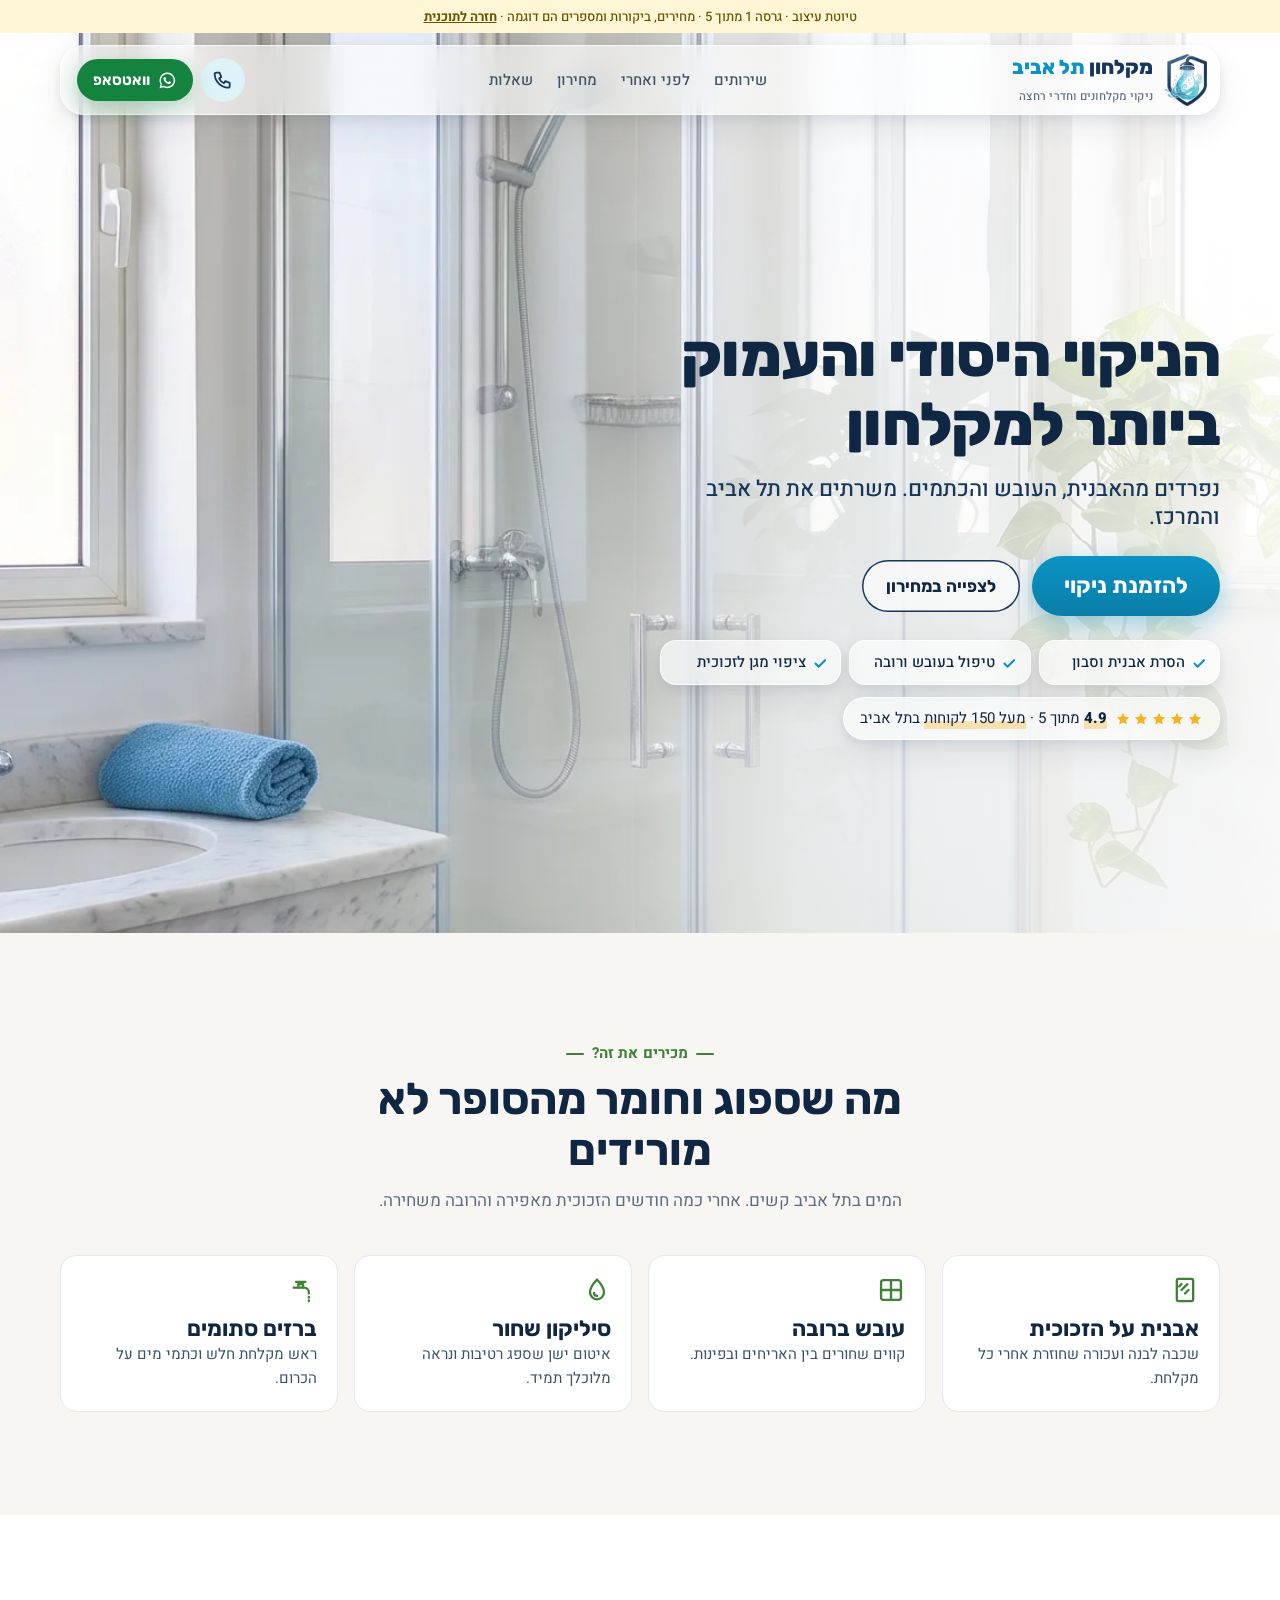
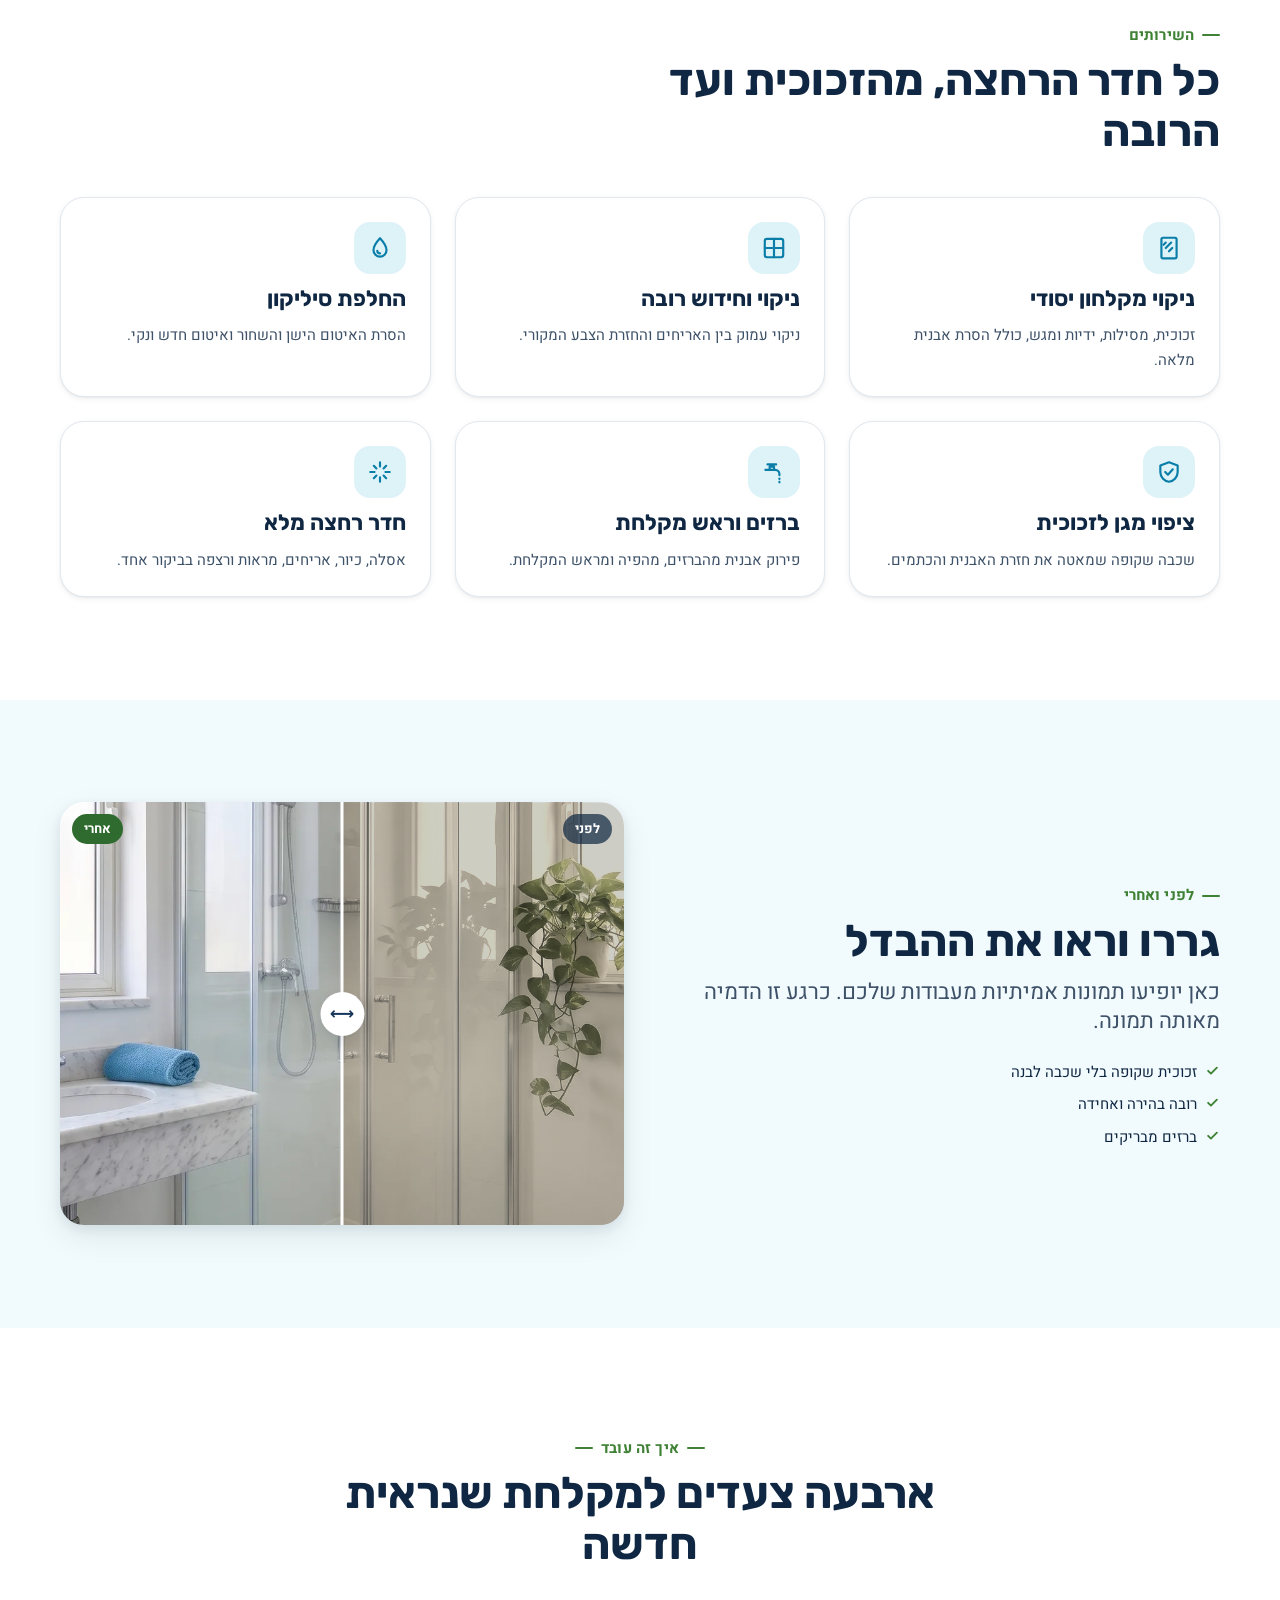
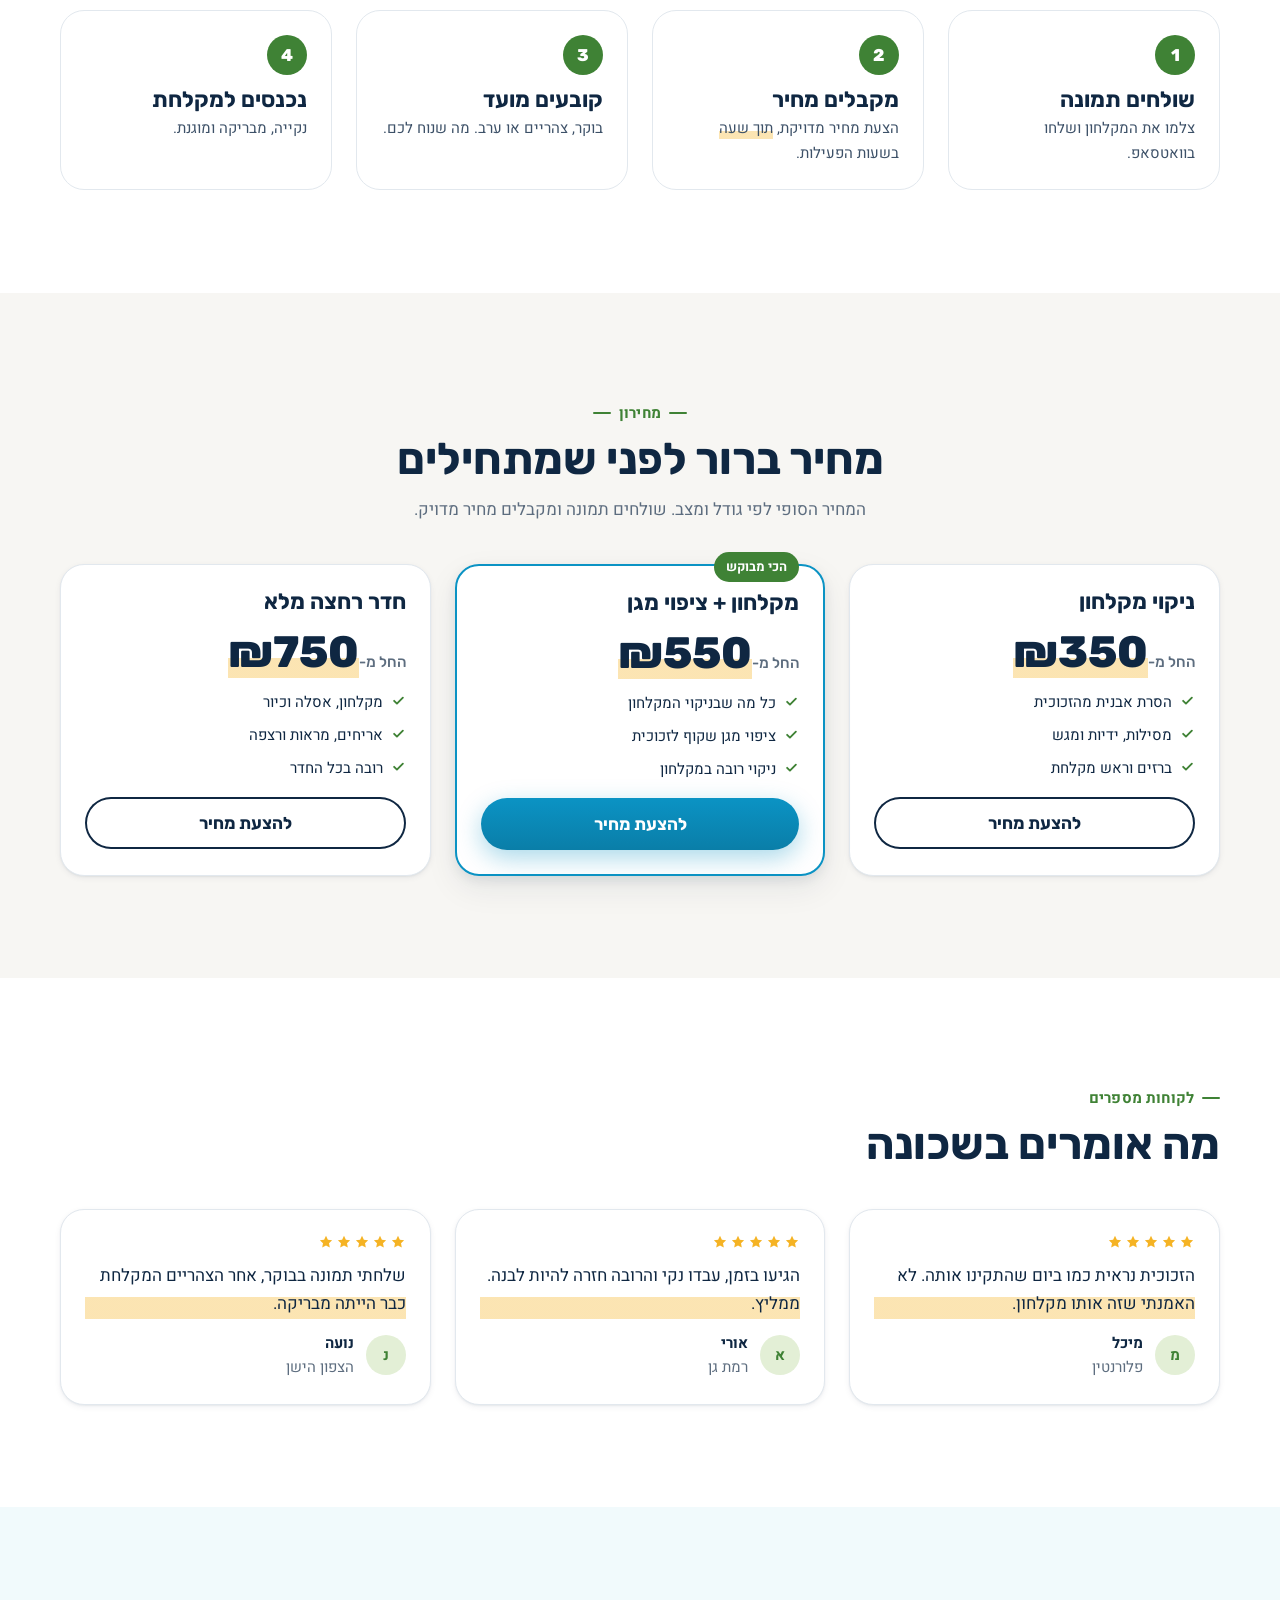
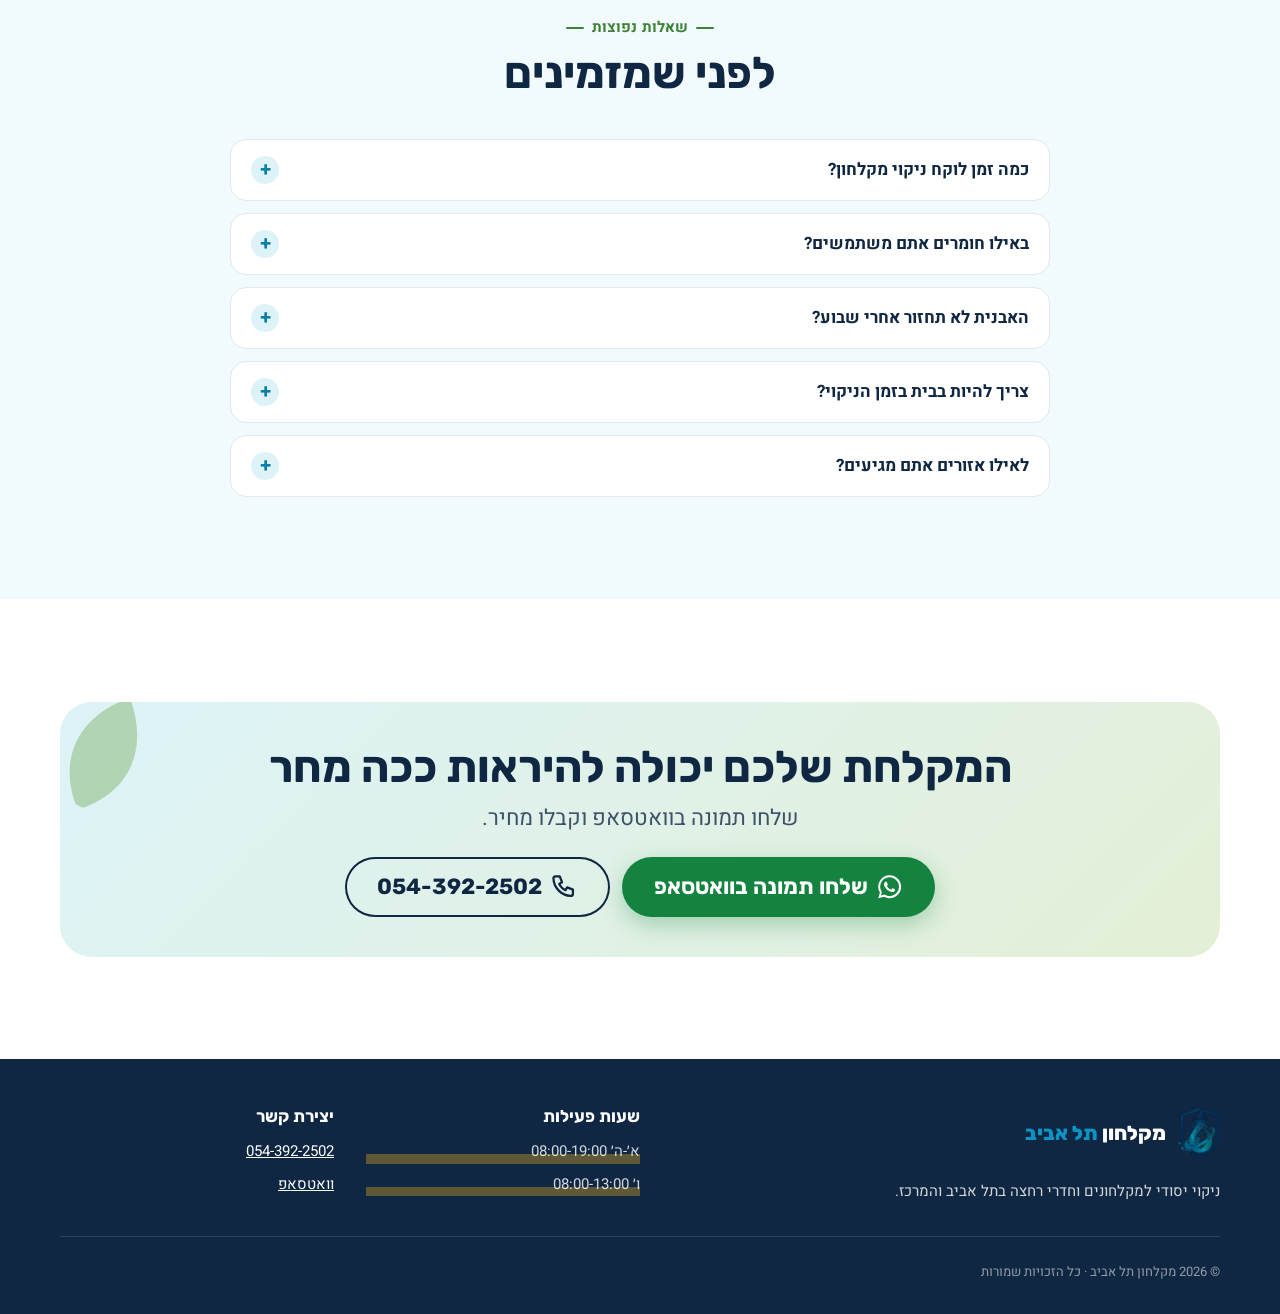
<file: versions/v1-glass.html>
<!doctype html>
<html lang="he" dir="rtl">
<head>
<meta charset="utf-8">
<meta name="viewport" content="width=device-width, initial-scale=1, viewport-fit=cover">
<title>גרסה 1 · זכוכית | מקלחון תל אביב</title>
<meta name="description" content="ניקוי יסודי למקלחון ולחדר הרחצה בתל אביב והמרכז: אבנית, עובש, רובה וסיליקון.">
<link rel="icon" href="../assets/img/favicon-32.png">
<link rel="preconnect" href="https://fonts.googleapis.com"><link rel="preconnect" href="https://fonts.gstatic.com" crossorigin>
<link href="https://fonts.googleapis.com/css2?family=Heebo:wght@400;500;700;800&family=Rubik:wght@500;700;800&display=swap" rel="stylesheet">
<link rel="stylesheet" href="../design-system/tokens.css">
<link rel="stylesheet" href="../design-system/components.css">
<style>
  /* גרסה 1: זכוכית. הכי קרובה לרפרנס: התמונה על כל המסך, כותרת זכוכית, שבבים שקופים */
  :root { --font-display: "Rubik", sans-serif; }

  .hero { position: relative; min-height: 100svh; display: flex; flex-direction: column; isolation: isolate; }
  .hero__bg { position: absolute; inset: 0; z-index: -2; background: url("../assets/img/hero-clean-900.webp") center 30% / cover no-repeat; }
  @media (min-width: 900px) { .hero__bg { background-image: url("../assets/img/hero-clean-2k.webp"); background-position: center 42%; } }
  /* שכבת לבן רכה כדי שהטקסט ייקרא מעל הזכוכית */
  .hero::after { content: ""; position: absolute; inset: 0; z-index: -1;
    background: linear-gradient(180deg, rgb(255 255 255 / 0) 30%, rgb(255 255 255 / 0.55) 55%, rgb(255 255 255 / 0.82) 100%); }
  @media (min-width: 900px) {
    .hero::after { background: linear-gradient(270deg, rgb(255 255 255 / 0.9) 0%, rgb(255 255 255 / 0.65) 38%, rgb(255 255 255 / 0) 62%); }
  }
  .hero .site-header { position: relative; }
  .hero__content { flex: 1; display: flex; align-items: flex-end; padding-block: var(--sp-8) var(--sp-6); }
  @media (min-width: 900px) { .hero__content { align-items: center; padding-block: var(--sp-12); } }
  .hero__inner { width: 100%; max-width: 560px; text-align: center; margin-inline: auto; }
  @media (min-width: 900px) { .hero__inner { text-align: start; margin-inline: 0; } }
  .hero h1 { color: var(--navy-900); text-wrap: balance; }
  .hero .lead { margin-block: var(--sp-4) var(--sp-6); color: var(--navy-800); font-weight: var(--fw-medium); }
  .hero .btn-row { flex-direction: column; align-items: center; }
  @media (min-width: 900px) { .hero .btn-row { flex-direction: row; } }
  .hero .btn--primary { width: min(100%, 420px); }
  @media (min-width: 900px) { .hero .btn--primary { width: auto; } }
  .hero .chips { margin-block-start: var(--sp-6); }
  .hero .rating { margin-block-start: var(--sp-3); width: 100%; justify-content: center; }
  @media (min-width: 900px) { .hero .rating { width: auto; } }

  .leafy-title { position: relative; }
  .problems { display: grid; gap: var(--sp-3); }
  @media (min-width: 768px) { .problems { grid-template-columns: repeat(4, 1fr); gap: var(--sp-4); } }
  .problem { display: flex; gap: var(--sp-3); align-items: flex-start; padding: var(--sp-5); border-radius: var(--radius-md); background: var(--white); border: 1px solid var(--color-line); }
  @media (min-width: 768px) { .problem { flex-direction: column; } }
  .problem .icon { width: 28px; height: 28px; color: var(--leaf-600); }
  .problem p { font-size: var(--fs-sm); color: var(--color-ink-soft); }

  .ba-wrap { display: grid; gap: var(--sp-8); align-items: center; }
  @media (min-width: 900px) { .ba-wrap { grid-template-columns: 1fr 1fr; } }

  .cta-band { position: relative; overflow: hidden; border-radius: var(--radius-xl); padding: var(--sp-10) var(--sp-6); text-align: center;
    background: linear-gradient(135deg, var(--aqua-100), var(--leaf-100)); }
  .cta-band .h2 { margin-block-end: var(--sp-3); }
  .cta-band .btn-row { justify-content: center; margin-block-start: var(--sp-6); }
  .cta-band .leaf-deco { width: 140px; inset-block-start: -20px; inset-inline-end: -30px; opacity: 0.35; transform: rotate(-20deg); }
</style>
</head>
<body class="has-mobile-bar">
<div class="draft-banner">טיוטת עיצוב · גרסה 1 מתוך 5 · מחירים, ביקורות ומספרים הם דוגמה · <a href="../plan.html">חזרה לתוכנית</a></div>

<section class="hero" id="top">
  <div class="hero__bg" role="img" aria-label="חדר רחצה מואר עם מקלחון זכוכית נקי וצמחי פוטוס בחלון"></div>
  <header class="site-header">
    <div class="container">
      <div class="site-header__bar glass">
        <a class="brand" href="#top">
          <img class="brand__icon" src="../assets/img/logo-icon-256.png" alt="" width="42" height="52">
          <span><span class="brand__name">מקלחון <b>תל אביב</b></span><span class="brand__tag">ניקוי מקלחונים וחדרי רחצה</span></span>
        </a>
        <nav class="nav" aria-label="ניווט ראשי">
          <a href="#services">שירותים</a><a href="#before-after">לפני ואחרי</a><a href="#pricing">מחירון</a><a href="#faq">שאלות</a>
        </nav>
        <div class="header-actions">
          <a class="icon-btn" data-tel aria-label="להתקשר"><svg class="icon"><use href="#i-phone"/></svg></a>
          <a class="btn btn--wa btn--sm" data-wa><svg class="icon"><use href="#i-wa"/></svg><span class="hide-sm">וואטסאפ</span></a>
        </div>
      </div>
    </div>
  </header>

  <div class="hero__content">
    <div class="container">
      <div class="hero__inner">
        <h1 class="h1">הניקוי היסודי והעמוק ביותר למקלחון</h1>
        <p class="lead">נפרדים מהאבנית, העובש והכתמים. משרתים את תל אביב והמרכז.</p>
        <div class="btn-row">
          <a class="btn btn--primary btn--lg" data-wa>להזמנת ניקוי</a>
          <a class="btn btn--glass" href="#pricing">לצפייה במחירון</a>
        </div>
        <div class="chips">
          <div class="chip glass"><svg class="icon"><use href="#i-check"/></svg>הסרת אבנית וסבון</div>
          <div class="chip glass"><svg class="icon"><use href="#i-check"/></svg>טיפול בעובש ורובה</div>
          <div class="chip glass"><svg class="icon"><use href="#i-check"/></svg>ציפוי מגן לזכוכית</div>
        </div>
        <div class="rating glass">
          <span class="rating__stars" aria-hidden="true"><svg class="icon"><use href="#i-star"/></svg><svg class="icon"><use href="#i-star"/></svg><svg class="icon"><use href="#i-star"/></svg><svg class="icon"><use href="#i-star"/></svg><svg class="icon"><use href="#i-star"/></svg></span>
          <span><strong class="ph">4.9</strong> מתוך 5 · <span class="ph">מעל 150 לקוחות</span> בתל אביב</span>
        </div>
      </div>
    </div>
  </div>
</section>

<section class="section section--stone">
  <div class="container">
    <div class="section-head section-head--center reveal">
      <span class="eyebrow">מכירים את זה?</span>
      <h2 class="h2">מה שספוג וחומר מהסופר לא מורידים</h2>
      <p class="muted">המים בתל אביב קשים. אחרי כמה חודשים הזכוכית מאפירה והרובה משחירה.</p>
    </div>
    <div class="problems">
      <div class="problem reveal"><svg class="icon"><use href="#i-glass"/></svg><div><h3 class="h3">אבנית על הזכוכית</h3><p>שכבה לבנה ועכורה שחוזרת אחרי כל מקלחת.</p></div></div>
      <div class="problem reveal"><svg class="icon"><use href="#i-grid"/></svg><div><h3 class="h3">עובש ברובה</h3><p>קווים שחורים בין האריחים ובפינות.</p></div></div>
      <div class="problem reveal"><svg class="icon"><use href="#i-drop"/></svg><div><h3 class="h3">סיליקון שחור</h3><p>איטום ישן שספג רטיבות ונראה מלוכלך תמיד.</p></div></div>
      <div class="problem reveal"><svg class="icon"><use href="#i-faucet"/></svg><div><h3 class="h3">ברזים סתומים</h3><p>ראש מקלחת חלש וכתמי מים על הכרום.</p></div></div>
    </div>
  </div>
</section>

<section class="section" id="services">
  <div class="container">
    <div class="section-head reveal">
      <span class="eyebrow">השירותים</span>
      <h2 class="h2">כל חדר הרחצה, מהזכוכית ועד הרובה</h2>
    </div>
    <div class="grid grid--3">
      <article class="card service-card reveal"><span class="service-card__icon"><svg class="icon"><use href="#i-glass"/></svg></span><h3 class="h3">ניקוי מקלחון יסודי</h3><p>זכוכית, מסילות, ידיות ומגש, כולל הסרת אבנית מלאה.</p></article>
      <article class="card service-card reveal"><span class="service-card__icon"><svg class="icon"><use href="#i-grid"/></svg></span><h3 class="h3">ניקוי וחידוש רובה</h3><p>ניקוי עמוק בין האריחים והחזרת הצבע המקורי.</p></article>
      <article class="card service-card reveal"><span class="service-card__icon"><svg class="icon"><use href="#i-drop"/></svg></span><h3 class="h3">החלפת סיליקון</h3><p>הסרת האיטום הישן והשחור ואיטום חדש ונקי.</p></article>
      <article class="card service-card reveal"><span class="service-card__icon"><svg class="icon"><use href="#i-shield"/></svg></span><h3 class="h3">ציפוי מגן לזכוכית</h3><p>שכבה שקופה שמאטה את חזרת האבנית והכתמים.</p></article>
      <article class="card service-card reveal"><span class="service-card__icon"><svg class="icon"><use href="#i-faucet"/></svg></span><h3 class="h3">ברזים וראש מקלחת</h3><p>פירוק אבנית מהברזים, מהפיה ומראש המקלחת.</p></article>
      <article class="card service-card reveal"><span class="service-card__icon"><svg class="icon"><use href="#i-sparkle"/></svg></span><h3 class="h3">חדר רחצה מלא</h3><p>אסלה, כיור, אריחים, מראות ורצפה בביקור אחד.</p></article>
    </div>
  </div>
</section>

<section class="section section--tint" id="before-after">
  <div class="container ba-wrap">
    <div class="reveal">
      <span class="eyebrow">לפני ואחרי</span>
      <h2 class="h2" style="margin-block:var(--sp-2) var(--sp-3)">גררו וראו את ההבדל</h2>
      <p class="lead">כאן יופיעו תמונות אמיתיות מעבודות שלכם. כרגע זו הדמיה מאותה תמונה.</p>
      <ul class="ticks" style="margin-block-start:var(--sp-6)">
        <li><svg class="icon"><use href="#i-check"/></svg>זכוכית שקופה בלי שכבה לבנה</li>
        <li><svg class="icon"><use href="#i-check"/></svg>רובה בהירה ואחידה</li>
        <li><svg class="icon"><use href="#i-check"/></svg>ברזים מבריקים</li>
      </ul>
    </div>
    <div class="ba reveal">
      <img class="ba__img" src="../assets/img/hero-clean-900.webp" alt="אחרי הניקוי">
      <img class="ba__img ba__before" src="../assets/img/hero-clean-900.webp" alt="לפני הניקוי (הדמיה)">
      <span class="ba__handle"></span>
      <span class="ba__label ba__label--before">לפני</span><span class="ba__label ba__label--after">אחרי</span>
      <input type="range" min="0" max="100" value="50" dir="ltr" aria-label="השוואת לפני ואחרי">
    </div>
  </div>
</section>

<section class="section">
  <div class="container">
    <div class="section-head section-head--center reveal">
      <span class="eyebrow">איך זה עובד</span>
      <h2 class="h2">ארבעה צעדים למקלחת שנראית חדשה</h2>
    </div>
    <ol class="steps">
      <li class="step reveal"><h3 class="h3">שולחים תמונה</h3><p>צלמו את המקלחון ושלחו בוואטסאפ.</p></li>
      <li class="step reveal"><h3 class="h3">מקבלים מחיר</h3><p>הצעת מחיר מדויקת, <span class="ph">תוך שעה</span> בשעות הפעילות.</p></li>
      <li class="step reveal"><h3 class="h3">קובעים מועד</h3><p>בוקר, צהריים או ערב. מה שנוח לכם.</p></li>
      <li class="step reveal"><h3 class="h3">נכנסים למקלחת</h3><p>נקייה, מבריקה ומוגנת.</p></li>
    </ol>
  </div>
</section>

<section class="section section--stone" id="pricing">
  <div class="container">
    <div class="section-head section-head--center reveal">
      <span class="eyebrow">מחירון</span>
      <h2 class="h2">מחיר ברור לפני שמתחילים</h2>
      <p class="muted">המחיר הסופי לפי גודל ומצב. שולחים תמונה ומקבלים מחיר מדויק.</p>
    </div>
    <div class="grid grid--3">
      <article class="card price-card reveal"><h3 class="h3">ניקוי מקלחון</h3><div class="price"><small>החל מ-</small><span class="ph">₪350</span></div>
        <ul class="ticks"><li><svg class="icon"><use href="#i-check"/></svg>הסרת אבנית מהזכוכית</li><li><svg class="icon"><use href="#i-check"/></svg>מסילות, ידיות ומגש</li><li><svg class="icon"><use href="#i-check"/></svg>ברזים וראש מקלחת</li></ul>
        <a class="btn btn--outline btn--block" data-wa="היי, אשמח להצעת מחיר לניקוי מקלחון">להצעת מחיר</a></article>
      <article class="card price-card price-card--featured reveal"><span class="price-card__badge">הכי מבוקש</span><h3 class="h3">מקלחון + ציפוי מגן</h3><div class="price"><small>החל מ-</small><span class="ph">₪550</span></div>
        <ul class="ticks"><li><svg class="icon"><use href="#i-check"/></svg>כל מה שבניקוי המקלחון</li><li><svg class="icon"><use href="#i-check"/></svg>ציפוי מגן שקוף לזכוכית</li><li><svg class="icon"><use href="#i-check"/></svg>ניקוי רובה במקלחון</li></ul>
        <a class="btn btn--primary btn--block" data-wa="היי, אשמח להצעת מחיר למקלחון עם ציפוי מגן">להצעת מחיר</a></article>
      <article class="card price-card reveal"><h3 class="h3">חדר רחצה מלא</h3><div class="price"><small>החל מ-</small><span class="ph">₪750</span></div>
        <ul class="ticks"><li><svg class="icon"><use href="#i-check"/></svg>מקלחון, אסלה וכיור</li><li><svg class="icon"><use href="#i-check"/></svg>אריחים, מראות ורצפה</li><li><svg class="icon"><use href="#i-check"/></svg>רובה בכל החדר</li></ul>
        <a class="btn btn--outline btn--block" data-wa="היי, אשמח להצעת מחיר לחדר רחצה מלא">להצעת מחיר</a></article>
    </div>
  </div>
</section>

<section class="section">
  <div class="container">
    <div class="section-head reveal"><span class="eyebrow">לקוחות מספרים</span><h2 class="h2">מה אומרים בשכונה</h2></div>
    <div class="grid grid--3">
      <figure class="card review reveal" style="margin:0"><span class="rating__stars"><svg class="icon"><use href="#i-star"/></svg><svg class="icon"><use href="#i-star"/></svg><svg class="icon"><use href="#i-star"/></svg><svg class="icon"><use href="#i-star"/></svg><svg class="icon"><use href="#i-star"/></svg></span><blockquote class="review__text ph" style="margin:0">הזכוכית נראית כמו ביום שהתקינו אותה. לא האמנתי שזה אותו מקלחון.</blockquote><figcaption class="review__who"><span class="avatar">מ</span><span><b>מיכל</b><br><span class="muted">פלורנטין</span></span></figcaption></figure>
      <figure class="card review reveal" style="margin:0"><span class="rating__stars"><svg class="icon"><use href="#i-star"/></svg><svg class="icon"><use href="#i-star"/></svg><svg class="icon"><use href="#i-star"/></svg><svg class="icon"><use href="#i-star"/></svg><svg class="icon"><use href="#i-star"/></svg></span><blockquote class="review__text ph" style="margin:0">הגיעו בזמן, עבדו נקי והרובה חזרה להיות לבנה. ממליץ.</blockquote><figcaption class="review__who"><span class="avatar">א</span><span><b>אורי</b><br><span class="muted">רמת גן</span></span></figcaption></figure>
      <figure class="card review reveal" style="margin:0"><span class="rating__stars"><svg class="icon"><use href="#i-star"/></svg><svg class="icon"><use href="#i-star"/></svg><svg class="icon"><use href="#i-star"/></svg><svg class="icon"><use href="#i-star"/></svg><svg class="icon"><use href="#i-star"/></svg></span><blockquote class="review__text ph" style="margin:0">שלחתי תמונה בבוקר, אחר הצהריים המקלחת כבר הייתה מבריקה.</blockquote><figcaption class="review__who"><span class="avatar">נ</span><span><b>נועה</b><br><span class="muted">הצפון הישן</span></span></figcaption></figure>
    </div>
  </div>
</section>

<section class="section section--tint" id="faq">
  <div class="container" style="max-width:820px">
    <div class="section-head section-head--center reveal"><span class="eyebrow">שאלות נפוצות</span><h2 class="h2">לפני שמזמינים</h2></div>
    <div class="faq">
      <details><summary>כמה זמן לוקח ניקוי מקלחון?</summary><p>בדרך כלל <span class="ph">שעתיים עד שלוש</span>. חדר רחצה מלא לוקח יותר.</p></details>
      <details><summary>באילו חומרים אתם משתמשים?</summary><p>חומרים מקצועיים שבטוחים לזכוכית, לשיש ולאריחים. אפשר לבקש חומרים ידידותיים לסביבה.</p></details>
      <details><summary>האבנית לא תחזור אחרי שבוע?</summary><p>האבנית חוזרת עם הזמן כי המים קשים. ציפוי המגן מאט אותה מאוד, ונשאיר לכם טיפים לתחזוקה.</p></details>
      <details><summary>צריך להיות בבית בזמן הניקוי?</summary><p>לא חייבים. אפשר להשאיר מפתח או לתאם עם השכנים.</p></details>
      <details><summary>לאילו אזורים אתם מגיעים?</summary><p>תל אביב-יפו, רמת גן, גבעתיים, חולון, בת ים, בני ברק, הרצליה ורמת השרון.</p></details>
    </div>
  </div>
</section>

<section class="section">
  <div class="container">
    <div class="cta-band reveal">
      <svg class="leaf-deco" viewBox="0 0 24 24" fill="currentColor" aria-hidden="true"><path d="M5 19c0-8 5-14 15-14 0 10-6 15-14 15z"/></svg>
      <h2 class="h2">המקלחת שלכם יכולה להיראות ככה מחר</h2>
      <p class="lead">שלחו תמונה בוואטסאפ וקבלו מחיר.</p>
      <div class="btn-row">
        <a class="btn btn--wa btn--lg" data-wa><svg class="icon"><use href="#i-wa"/></svg>שלחו תמונה בוואטסאפ</a>
        <a class="btn btn--outline btn--lg" data-tel><svg class="icon"><use href="#i-phone"/></svg><span data-phone-text></span></a>
      </div>
    </div>
  </div>
</section>

<footer class="footer">
  <div class="container">
    <div class="footer__grid">
      <div><a class="brand" href="#top"><img class="brand__icon" src="../assets/img/logo-icon-256.png" alt="" width="42" height="52"><span class="brand__name" style="color:#fff">מקלחון <b>תל אביב</b></span></a>
        <p style="margin-block-start:var(--sp-3);max-width:340px">ניקוי יסודי למקלחונים וחדרי רחצה בתל אביב והמרכז.</p></div>
      <div><h4>שעות פעילות</h4><ul><li class="ph">א׳-ה׳ 08:00-19:00</li><li class="ph">ו׳ 08:00-13:00</li></ul></div>
      <div><h4>יצירת קשר</h4><ul><li><a data-tel><span data-phone-text></span></a></li><li><a data-wa>וואטסאפ</a></li></ul></div>
    </div>
    <div class="footer__bottom">© 2026 מקלחון תל אביב · כל הזכויות שמורות</div>
  </div>
</footer>

<div class="mobile-bar">
  <a class="btn btn--outline" data-tel><svg class="icon"><use href="#i-phone"/></svg>חייגו</a>
  <a class="btn btn--wa" data-wa><svg class="icon"><use href="#i-wa"/></svg>הצעת מחיר בוואטסאפ</a>
</div>

<script src="../design-system/site.js"></script>
</body>
</html>
</file>
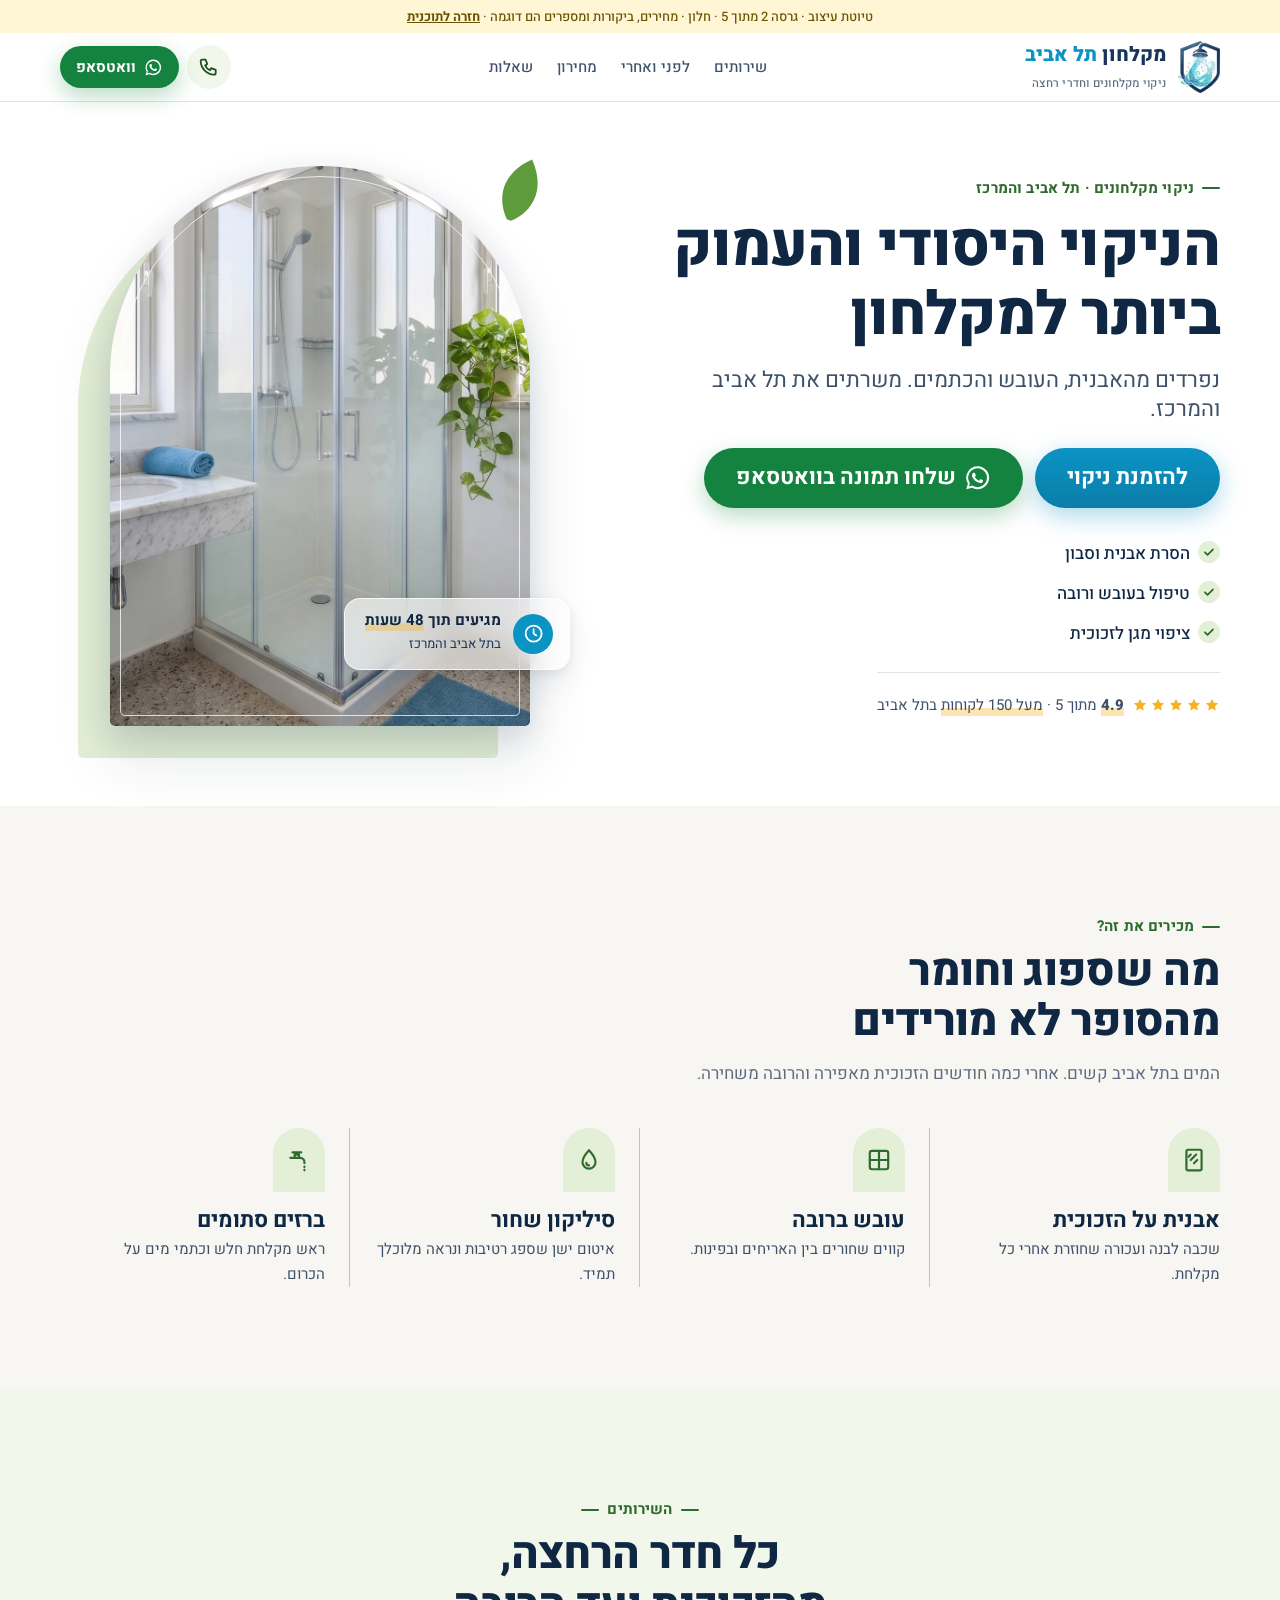
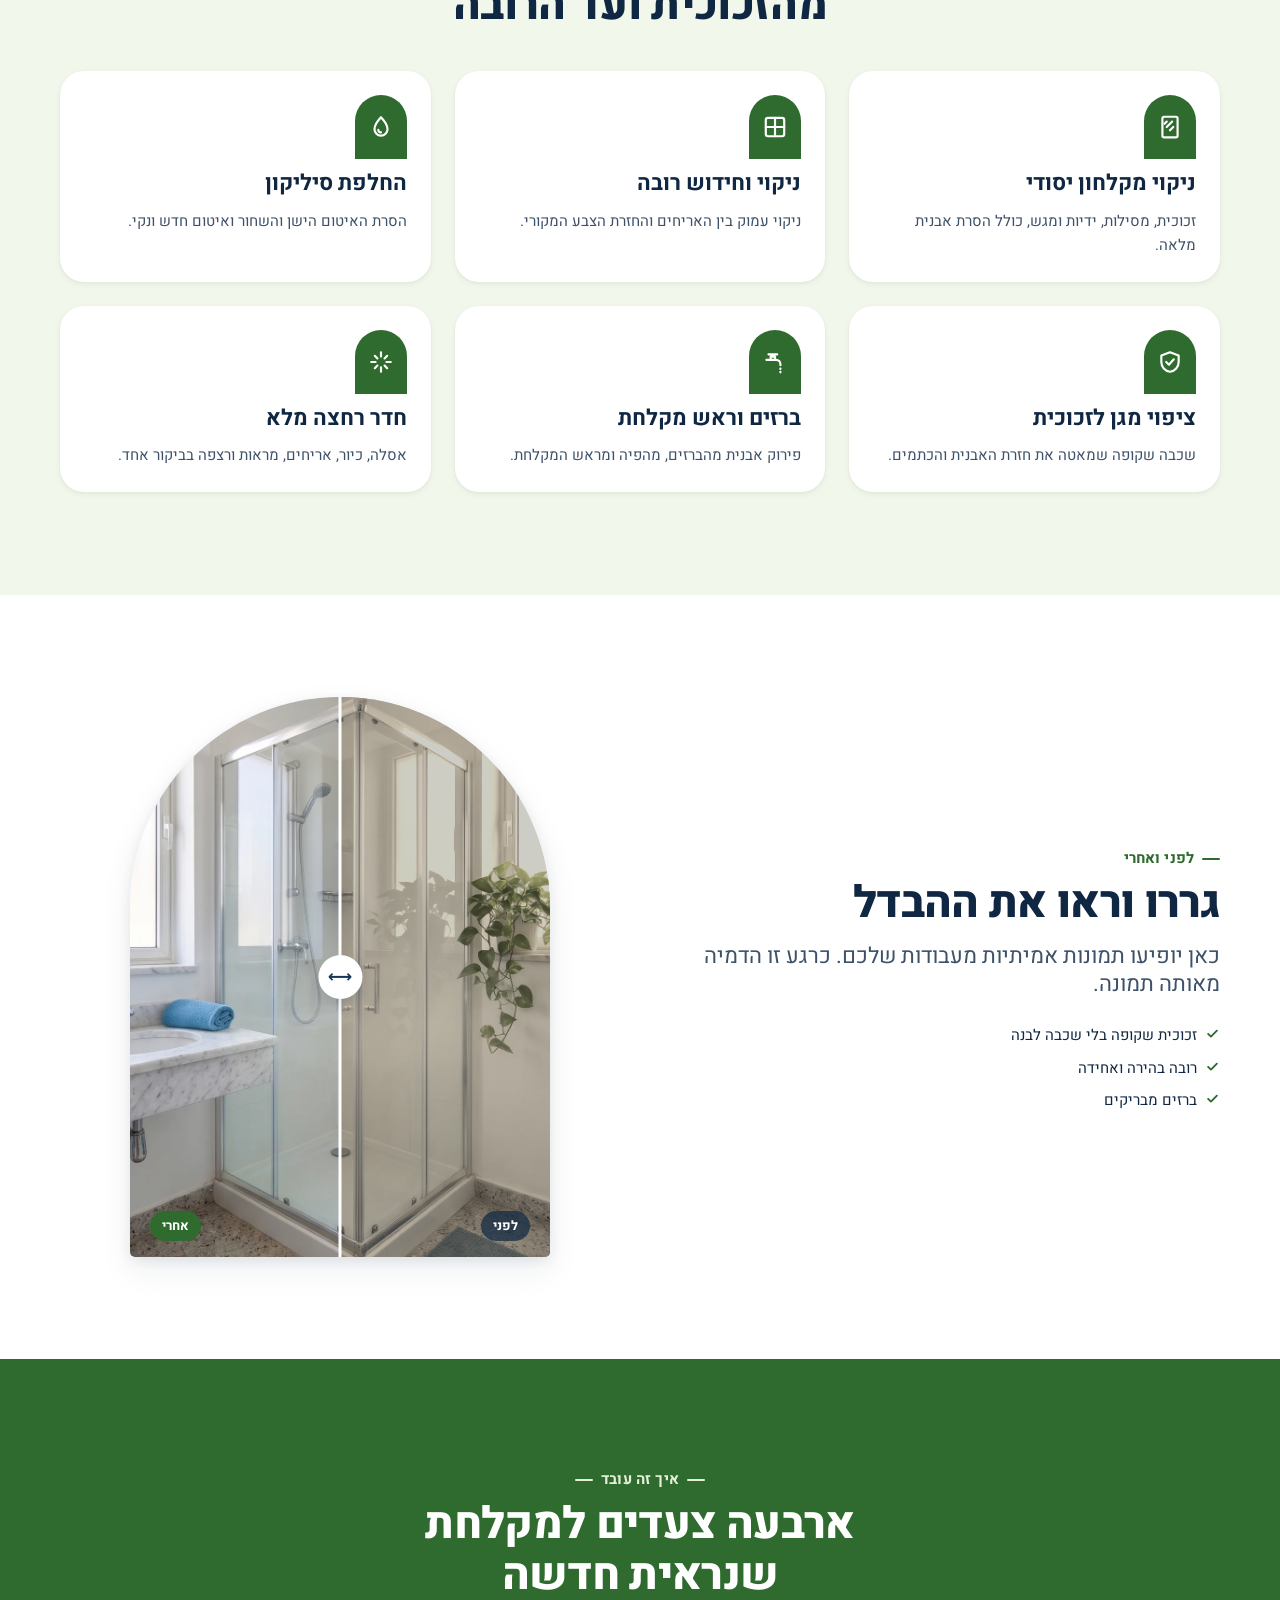
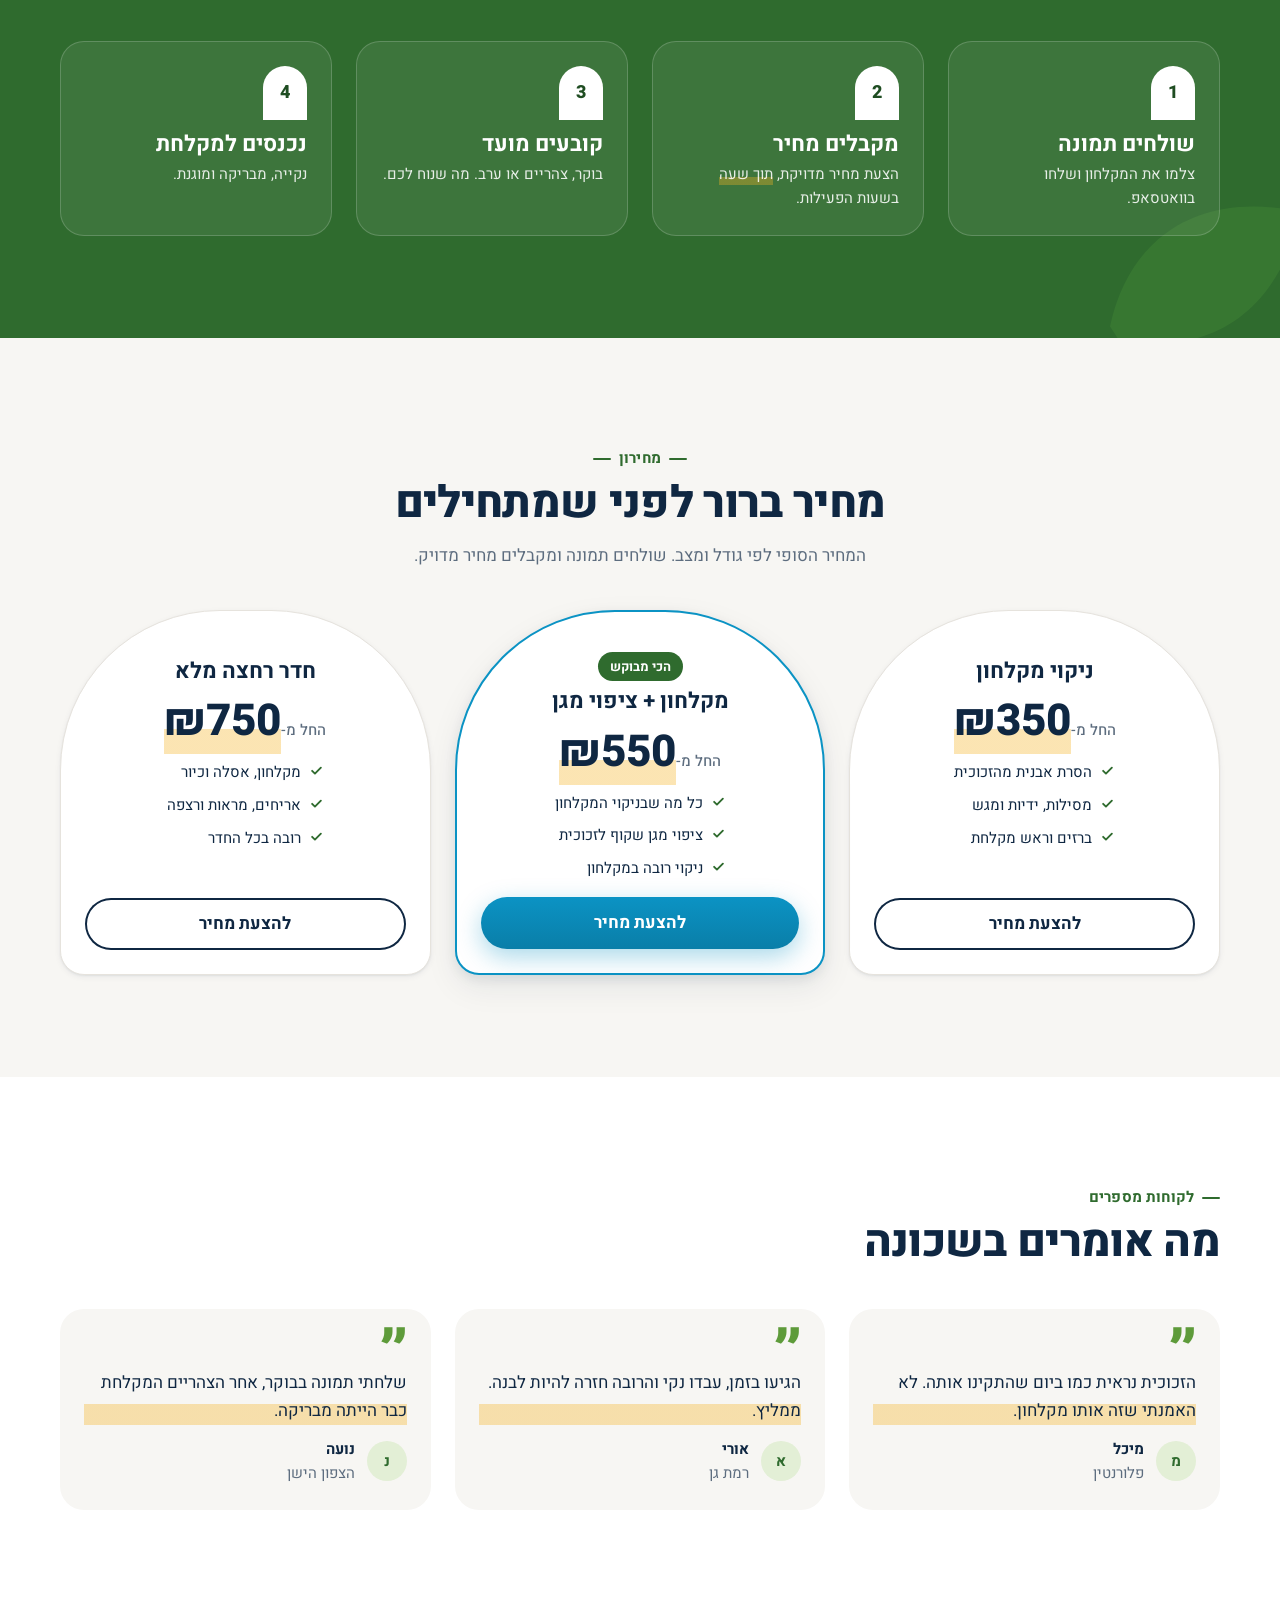
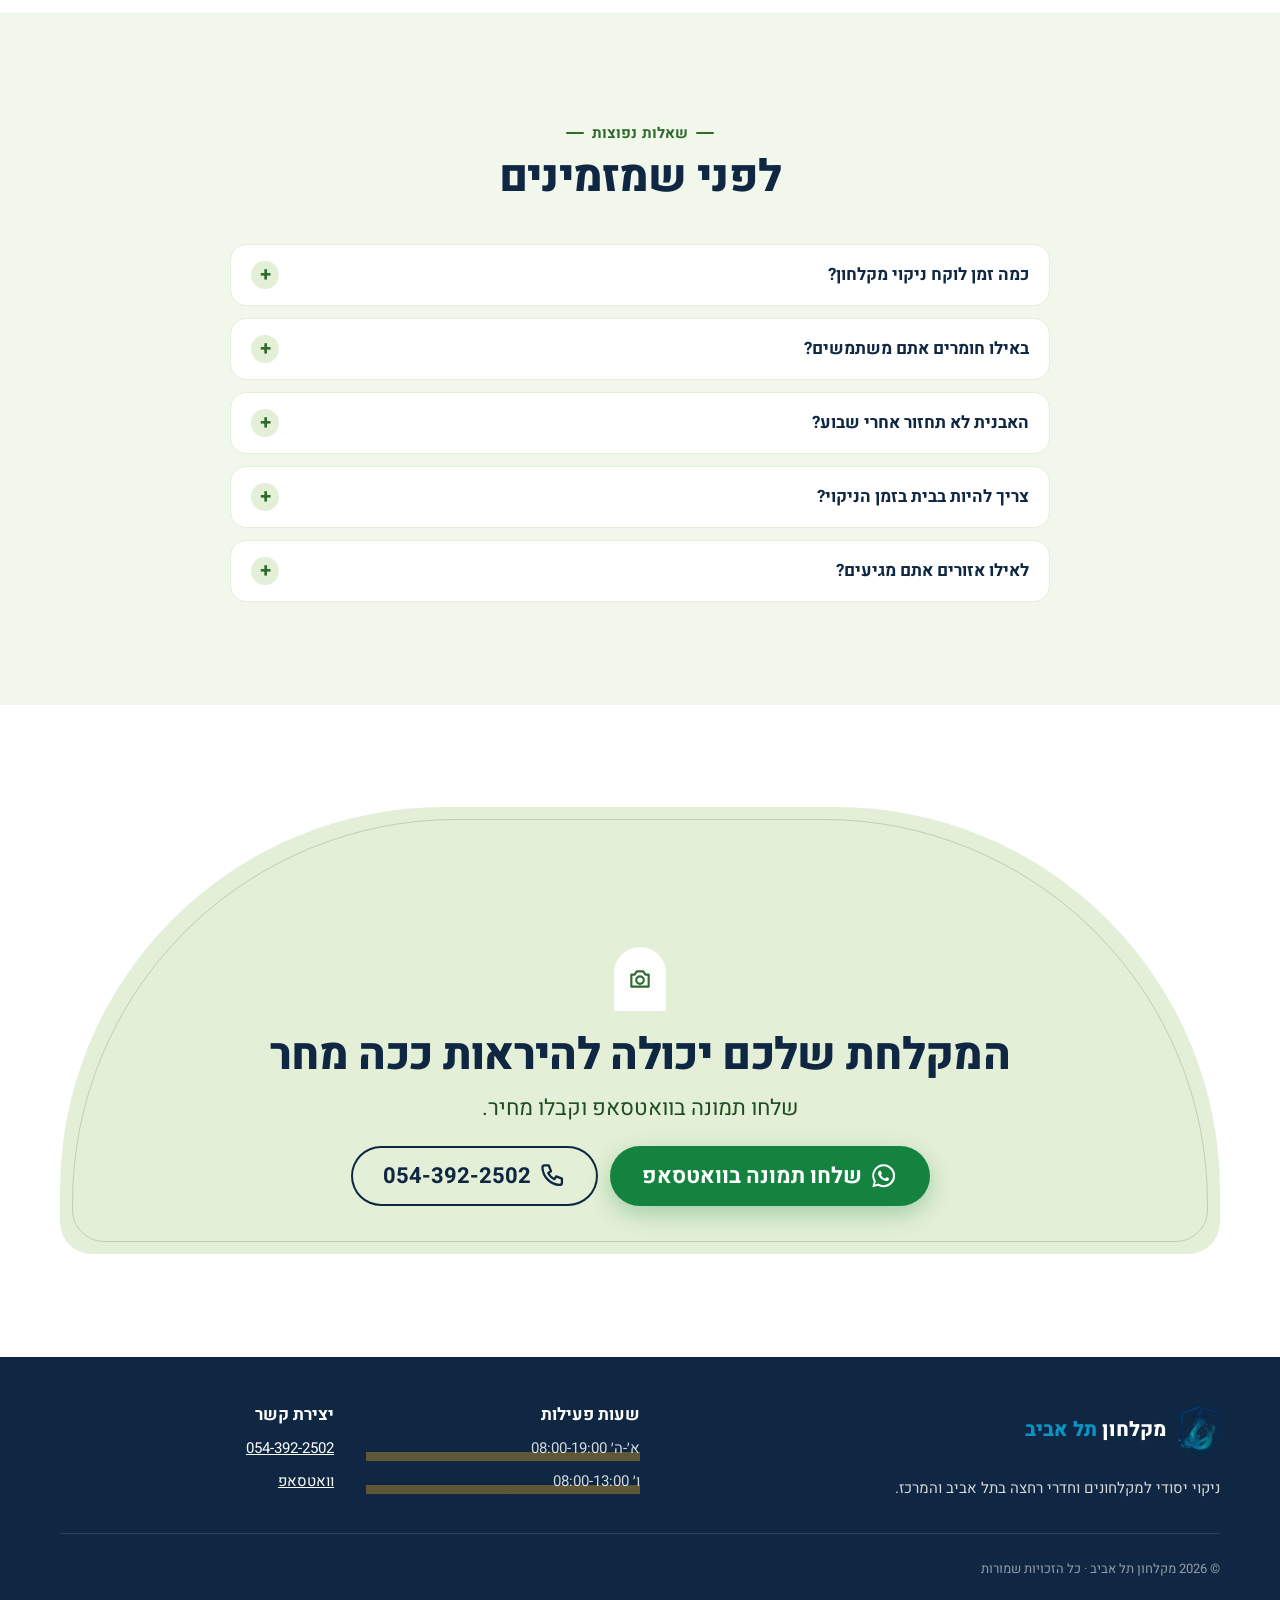
<file: versions/v2-window.html>
<!doctype html>
<html lang="he" dir="rtl">
<head>
<meta charset="utf-8">
<meta name="viewport" content="width=device-width, initial-scale=1, viewport-fit=cover">
<title>גרסה 2 · חלון | מקלחון תל אביב</title>
<meta name="description" content="ניקוי יסודי למקלחון ולחדר הרחצה בתל אביב והמרכז: אבנית, עובש, רובה וסיליקון.">
<link rel="icon" href="../assets/img/favicon-32.png">
<link rel="preconnect" href="https://fonts.googleapis.com"><link rel="preconnect" href="https://fonts.gstatic.com" crossorigin>
<link href="https://fonts.googleapis.com/css2?family=Heebo:wght@400;500;700;800&display=swap" rel="stylesheet">
<link rel="stylesheet" href="../design-system/tokens.css">
<link rel="stylesheet" href="../design-system/components.css">
<style>
  /* גרסה 2: חלון. התמונה בתוך קשת כמו החלונות שבה, דף לבן ושקט, הירוק של הצמח מוביל את האזורים */
  :root {
    --font-display: "Heebo", system-ui, sans-serif;
    --font-body: "Heebo", system-ui, sans-serif;
    --color-accent: var(--leaf-700);
    --color-accent-soft: var(--leaf-100);
    --color-surface-2: var(--leaf-50);
    --color-line: #e6e3dd;
  }
  .h1, .h2 { font-weight: var(--fw-black); letter-spacing: -0.015em; text-wrap: balance; }

  /* כותרת: לבנה ושקטה, בלי זכוכית */
  .site-header { background: rgb(255 255 255 / 0.92); backdrop-filter: blur(10px); -webkit-backdrop-filter: blur(10px); border-bottom: 1px solid var(--color-line); padding-block: var(--sp-2); }
  .site-header__bar { padding: 0; }
  .icon-btn { background: var(--leaf-50); color: var(--leaf-800); }

  /* ---------- גיבור ---------- */
  .hero { padding-block: var(--sp-6) var(--sp-12); }
  .hero__grid { display: flex; flex-direction: column; gap: var(--sp-10); }
  .hero__figure { order: -1; }
  .hero__text { text-align: center; }
  .hero__text .lead { margin-block: var(--sp-4) var(--sp-6); }
  .hero .btn-row { flex-direction: column; }
  .hero .btn-row .btn { width: 100%; }
  .hero-ticks { width: fit-content; margin: var(--sp-8) auto 0; text-align: start; font-size: var(--fs-md); gap: var(--sp-3); font-weight: var(--fw-medium); }
  .hero-ticks .icon { display: grid; width: 22px; height: 22px; padding: 4px; margin: 1px 0 0; border-radius: 50%; background: var(--leaf-100); color: var(--leaf-700); }
  .hero .rating { padding: var(--sp-5) 0 0; margin-block-start: var(--sp-6); border-top: 1px solid var(--color-line); border-radius: 0; color: var(--color-ink-soft); }

  /* הקשת */
  .arch { position: relative; width: min(86%, 380px); height: clamp(380px, 60svh, 540px); margin-inline: auto; }
  .arch::before { content: ""; position: absolute; z-index: -1; inset-block: 18px -18px; inset-inline: 18px -18px; border-radius: var(--radius-arch); background: var(--leaf-100); }
  .arch__frame { position: relative; height: 100%; border-radius: var(--radius-arch); overflow: hidden; box-shadow: var(--shadow-lg); isolation: isolate; }
  .arch__frame::after { content: ""; position: absolute; inset: 10px; border-radius: var(--radius-arch); border: 1.5px solid rgb(255 255 255 / 0.75); pointer-events: none; }
  .arch__frame picture, .arch__frame img { width: 100%; height: 100%; }
  /* הגדלה קלה כדי שהקשת תתמקד במקלחון ובצמח */
  .arch__frame img { object-fit: cover; object-position: 50% 55%; }
  .arch__leaf { position: absolute; z-index: 2; inset-block-start: -14px; inset-inline-start: -10px; width: 58px; color: var(--leaf-500); transform: rotate(-24deg); }
  .float-card { position: absolute; z-index: 2; inset-block-end: 26px; inset-inline-start: 14px; display: flex; align-items: center; gap: var(--sp-3); padding: var(--sp-3) var(--sp-4) var(--sp-3) var(--sp-5); border-radius: var(--radius-md); }
  .float-card__icon { display: grid; place-items: center; width: 40px; height: 40px; border-radius: 50%; background: var(--aqua-600); color: var(--white); }
  .float-card b { display: block; font-size: var(--fs-sm); color: var(--navy-900); line-height: 1.2; }
  .float-card small { font-size: var(--fs-xs); color: var(--navy-800); }

  @media (min-width: 960px) {
    .hero { padding-block: var(--sp-16) var(--sp-20); }
    .hero__grid { display: grid; grid-template-columns: 1.05fr 0.95fr; align-items: center; gap: var(--sp-16); }
    .hero__figure { order: 0; }
    .hero__text { text-align: start; }
    .hero .btn-row { flex-direction: row; }
    .hero .btn-row .btn { width: auto; }
    .hero-ticks { margin-inline: 0; }
    .arch { width: 420px; height: 560px; }
    .arch::before { inset-block: 32px -32px; inset-inline: 32px -32px; }
    .arch__leaf { width: 76px; inset-inline-start: -26px; }
    .float-card { inset-inline-start: -40px; inset-block-end: 56px; }
  }

  /* אריח אייקון בצורת קשת (חוזר בכל הדף) */
  .arch-tile { display: grid; place-items: center; flex: none; width: 52px; height: 64px; border-radius: var(--radius-arch); background: var(--leaf-100); color: var(--leaf-700); }
  .arch-tile .icon { width: 26px; height: 26px; }
  .arch-tile--solid { background: var(--leaf-700); color: var(--white); }

  /* בעיות */
  .problems { display: grid; gap: var(--sp-6); }
  .problem { display: flex; gap: var(--sp-4); align-items: flex-start; }
  .problem p { font-size: var(--fs-sm); color: var(--color-ink-soft); margin-block-start: var(--sp-1); }
  @media (min-width: 768px) {
    .problems { grid-template-columns: repeat(4, 1fr); gap: 0; }
    .problem { flex-direction: column; padding-inline: var(--sp-6); border-inline-start: 1px solid var(--stone-300); }
    .problem:first-child { border-inline-start: 0; padding-inline-start: 0; }
  }

  /* שירותים על ירוק בהיר */
  .services .card { border: 0; box-shadow: 0 1px 0 var(--leaf-100), var(--shadow-sm); }

  /* לפני ואחרי בתוך קשת */
  .ba-wrap { display: grid; gap: var(--sp-10); align-items: center; }
  @media (min-width: 900px) { .ba-wrap { grid-template-columns: 1fr 1fr; } }
  .ba--arch { aspect-ratio: 3 / 4; width: min(100%, 420px); margin-inline: auto; border-radius: var(--radius-arch); }
  .ba--arch .ba__img img { position: absolute; top: 0; left: 0; width: 100%; max-width: none; height: 100%; object-fit: cover; }
  .ba--arch .ba__label { inset-block: auto var(--sp-4); }
  .ba--arch .ba__label--before { right: var(--sp-5); }
  .ba--arch .ba__label--after { left: var(--sp-5); }

  /* שלבים על רצועה ירוקה כהה */
  .band { position: relative; overflow: hidden; background: var(--leaf-700); color: var(--white); }
  .band .eyebrow { color: var(--leaf-100); }
  .band .h2 { color: var(--white); }
  .band .step { background: rgb(255 255 255 / 0.07); border-color: rgb(255 255 255 / 0.18); }
  .band .step::before { width: 44px; height: 54px; border-radius: var(--radius-arch); background: var(--white); color: var(--leaf-800); font-size: 1.125rem; }
  .band .step p { color: rgb(255 255 255 / 0.88); }
  .band__leaf { position: absolute; width: 260px; inset-block-end: -60px; inset-inline-start: -50px; color: var(--leaf-600); opacity: 0.55; transform: rotate(12deg); pointer-events: none; }

  /* מחירון: כרטיסים עם ראש קשתי */
  .price-card { text-align: center; align-items: center; padding-block-start: var(--sp-12); border-radius: 160px 160px var(--radius-lg) var(--radius-lg); }
  .price-card__badge { position: static; margin-block-end: calc(-1 * var(--sp-2)); }
  .price-card--featured { padding-block-start: var(--sp-10); }
  .price-card .ticks { width: fit-content; text-align: start; }
  .price-card .btn { margin-block-start: auto; }

  /* ביקורות */
  .review { background: var(--color-surface); border: 0; box-shadow: none; }
  .review__mark { font-size: 3.5rem; line-height: 0.6; font-weight: var(--fw-black); color: var(--leaf-500); height: 24px; }

  /* שאלות נפוצות בירוק */
  .faq summary::after { background: var(--leaf-100); color: var(--leaf-700); }
  .faq details { border-color: var(--leaf-100); }

  /* קריאה לפעולה: חלון גדול */
  .cta-arch { position: relative; text-align: center; padding: clamp(72px, 12vw, 140px) var(--sp-6) var(--sp-12); border-radius: clamp(120px, 30vw, 420px) clamp(120px, 30vw, 420px) var(--radius-xl) var(--radius-xl); background: var(--leaf-100); overflow: hidden; }
  .cta-arch::before { content: ""; position: absolute; inset: 12px; border-radius: inherit; border: 1.5px solid rgb(47 107 46 / 0.22); pointer-events: none; }
  .cta-arch .arch-tile { margin: 0 auto var(--sp-5); background: var(--white); }
  .cta-arch .h2 { margin-block-end: var(--sp-3); }
  .cta-arch .lead { color: var(--leaf-800); }
  .cta-arch .btn-row { justify-content: center; margin-block-start: var(--sp-6); position: relative; }
</style>
</head>
<body class="has-mobile-bar">
<div class="draft-banner">טיוטת עיצוב · גרסה 2 מתוך 5 · חלון · מחירים, ביקורות ומספרים הם דוגמה · <a href="../plan.html">חזרה לתוכנית</a></div>

<header class="site-header" id="top">
  <div class="container">
    <div class="site-header__bar">
      <a class="brand" href="#top">
        <img class="brand__icon" src="../assets/img/logo-icon-256.png" alt="" width="42" height="52">
        <span><span class="brand__name">מקלחון <b>תל אביב</b></span><span class="brand__tag">ניקוי מקלחונים וחדרי רחצה</span></span>
      </a>
      <nav class="nav" aria-label="ניווט ראשי">
        <a href="#services">שירותים</a><a href="#before-after">לפני ואחרי</a><a href="#pricing">מחירון</a><a href="#faq">שאלות</a>
      </nav>
      <div class="header-actions">
        <a class="icon-btn" data-tel aria-label="להתקשר"><svg class="icon"><use href="#i-phone"/></svg></a>
        <a class="btn btn--wa btn--sm" data-wa aria-label="וואטסאפ"><svg class="icon"><use href="#i-wa"/></svg><span class="hide-sm">וואטסאפ</span></a>
      </div>
    </div>
  </div>
</header>

<main>
<section class="hero">
  <div class="container hero__grid">
    <div class="hero__text">
      <span class="eyebrow">ניקוי מקלחונים · תל אביב והמרכז</span>
      <h1 class="h1" style="margin-block-start:var(--sp-3)">הניקוי היסודי והעמוק ביותר למקלחון</h1>
      <p class="lead">נפרדים מהאבנית, העובש והכתמים. משרתים את תל אביב והמרכז.</p>
      <div class="btn-row">
        <a class="btn btn--primary btn--lg" data-wa="היי, אשמח להזמין ניקוי מקלחון">להזמנת ניקוי</a>
        <a class="btn btn--wa btn--lg" data-wa="היי, מצרף תמונה של המקלחון לקבלת מחיר"><svg class="icon"><use href="#i-wa"/></svg>שלחו תמונה בוואטסאפ</a>
      </div>
      <ul class="ticks hero-ticks">
        <li><svg class="icon"><use href="#i-check"/></svg>הסרת אבנית וסבון</li>
        <li><svg class="icon"><use href="#i-check"/></svg>טיפול בעובש ורובה</li>
        <li><svg class="icon"><use href="#i-check"/></svg>ציפוי מגן לזכוכית</li>
      </ul>
      <div class="rating">
        <span class="rating__stars" aria-hidden="true"><svg class="icon"><use href="#i-star"/></svg><svg class="icon"><use href="#i-star"/></svg><svg class="icon"><use href="#i-star"/></svg><svg class="icon"><use href="#i-star"/></svg><svg class="icon"><use href="#i-star"/></svg></span>
        <span><strong class="ph">4.9</strong> מתוך 5 · <span class="ph">מעל 150 לקוחות</span> בתל אביב</span>
      </div>
    </div>

    <div class="hero__figure">
      <div class="arch">
        <svg class="arch__leaf" viewBox="0 0 24 24" fill="currentColor" aria-hidden="true"><path d="M5 19c0-8 5-14 15-14 0 10-6 15-14 15z"/></svg>
        <div class="arch__frame">
          <picture>
            <source media="(min-width: 900px)" srcset="../assets/img/hero-clean-2k.webp" width="1152" height="2752">
            <img src="../assets/img/hero-clean-900.webp" width="900" height="2150" alt="חדר רחצה מואר עם מקלחון זכוכית נקי וצמח פוטוס ליד החלון" fetchpriority="high">
          </picture>
        </div>
        <div class="float-card glass">
          <span class="float-card__icon"><svg class="icon"><use href="#i-clock"/></svg></span>
          <span><b>מגיעים תוך <span class="ph">48 שעות</span></b><small>בתל אביב והמרכז</small></span>
        </div>
      </div>
    </div>
  </div>
</section>

<section class="section section--stone">
  <div class="container">
    <div class="section-head reveal">
      <span class="eyebrow">מכירים את זה?</span>
      <h2 class="h2">מה שספוג וחומר מהסופר לא מורידים</h2>
      <p class="muted">המים בתל אביב קשים. אחרי כמה חודשים הזכוכית מאפירה והרובה משחירה.</p>
    </div>
    <div class="problems">
      <div class="problem reveal"><span class="arch-tile"><svg class="icon"><use href="#i-glass"/></svg></span><div><h3 class="h3">אבנית על הזכוכית</h3><p>שכבה לבנה ועכורה שחוזרת אחרי כל מקלחת.</p></div></div>
      <div class="problem reveal"><span class="arch-tile"><svg class="icon"><use href="#i-grid"/></svg></span><div><h3 class="h3">עובש ברובה</h3><p>קווים שחורים בין האריחים ובפינות.</p></div></div>
      <div class="problem reveal"><span class="arch-tile"><svg class="icon"><use href="#i-drop"/></svg></span><div><h3 class="h3">סיליקון שחור</h3><p>איטום ישן שספג רטיבות ונראה מלוכלך תמיד.</p></div></div>
      <div class="problem reveal"><span class="arch-tile"><svg class="icon"><use href="#i-faucet"/></svg></span><div><h3 class="h3">ברזים סתומים</h3><p>ראש מקלחת חלש וכתמי מים על הכרום.</p></div></div>
    </div>
  </div>
</section>

<section class="section section--tint services" id="services">
  <div class="container">
    <div class="section-head section-head--center reveal">
      <span class="eyebrow">השירותים</span>
      <h2 class="h2">כל חדר הרחצה, מהזכוכית ועד הרובה</h2>
    </div>
    <div class="grid grid--3">
      <article class="card service-card reveal"><span class="arch-tile arch-tile--solid"><svg class="icon"><use href="#i-glass"/></svg></span><h3 class="h3">ניקוי מקלחון יסודי</h3><p>זכוכית, מסילות, ידיות ומגש, כולל הסרת אבנית מלאה.</p></article>
      <article class="card service-card reveal"><span class="arch-tile arch-tile--solid"><svg class="icon"><use href="#i-grid"/></svg></span><h3 class="h3">ניקוי וחידוש רובה</h3><p>ניקוי עמוק בין האריחים והחזרת הצבע המקורי.</p></article>
      <article class="card service-card reveal"><span class="arch-tile arch-tile--solid"><svg class="icon"><use href="#i-drop"/></svg></span><h3 class="h3">החלפת סיליקון</h3><p>הסרת האיטום הישן והשחור ואיטום חדש ונקי.</p></article>
      <article class="card service-card reveal"><span class="arch-tile arch-tile--solid"><svg class="icon"><use href="#i-shield"/></svg></span><h3 class="h3">ציפוי מגן לזכוכית</h3><p>שכבה שקופה שמאטה את חזרת האבנית והכתמים.</p></article>
      <article class="card service-card reveal"><span class="arch-tile arch-tile--solid"><svg class="icon"><use href="#i-faucet"/></svg></span><h3 class="h3">ברזים וראש מקלחת</h3><p>פירוק אבנית מהברזים, מהפיה ומראש המקלחת.</p></article>
      <article class="card service-card reveal"><span class="arch-tile arch-tile--solid"><svg class="icon"><use href="#i-sparkle"/></svg></span><h3 class="h3">חדר רחצה מלא</h3><p>אסלה, כיור, אריחים, מראות ורצפה בביקור אחד.</p></article>
    </div>
  </div>
</section>

<section class="section" id="before-after">
  <div class="container ba-wrap">
    <div class="reveal">
      <span class="eyebrow">לפני ואחרי</span>
      <h2 class="h2" style="margin-block:var(--sp-2) var(--sp-3)">גררו וראו את ההבדל</h2>
      <p class="lead">כאן יופיעו תמונות אמיתיות מעבודות שלכם. כרגע זו הדמיה מאותה תמונה.</p>
      <ul class="ticks" style="margin-block-start:var(--sp-6)">
        <li><svg class="icon"><use href="#i-check"/></svg>זכוכית שקופה בלי שכבה לבנה</li>
        <li><svg class="icon"><use href="#i-check"/></svg>רובה בהירה ואחידה</li>
        <li><svg class="icon"><use href="#i-check"/></svg>ברזים מבריקים</li>
      </ul>
    </div>
    <div class="ba ba--arch reveal">
      <div class="ba__img"><img src="../assets/img/hero-clean-900.webp" alt="אחרי הניקוי" loading="lazy"></div>
      <div class="ba__img ba__before"><img src="../assets/img/hero-clean-900.webp" alt="לפני הניקוי (הדמיה)" loading="lazy"></div>
      <span class="ba__handle"></span>
      <span class="ba__label ba__label--before">לפני</span><span class="ba__label ba__label--after">אחרי</span>
      <input type="range" min="0" max="100" value="50" dir="ltr" aria-label="השוואת לפני ואחרי">
    </div>
  </div>
</section>

<section class="section band">
  <svg class="band__leaf" viewBox="0 0 24 24" fill="currentColor" aria-hidden="true"><path d="M5 19c0-8 5-14 15-14 0 10-6 15-14 15z"/></svg>
  <div class="container" style="position:relative">
    <div class="section-head section-head--center reveal">
      <span class="eyebrow">איך זה עובד</span>
      <h2 class="h2">ארבעה צעדים למקלחת שנראית חדשה</h2>
    </div>
    <ol class="steps">
      <li class="step reveal"><h3 class="h3">שולחים תמונה</h3><p>צלמו את המקלחון ושלחו בוואטסאפ.</p></li>
      <li class="step reveal"><h3 class="h3">מקבלים מחיר</h3><p>הצעת מחיר מדויקת, <span class="ph">תוך שעה</span> בשעות הפעילות.</p></li>
      <li class="step reveal"><h3 class="h3">קובעים מועד</h3><p>בוקר, צהריים או ערב. מה שנוח לכם.</p></li>
      <li class="step reveal"><h3 class="h3">נכנסים למקלחת</h3><p>נקייה, מבריקה ומוגנת.</p></li>
    </ol>
  </div>
</section>

<section class="section section--stone" id="pricing">
  <div class="container">
    <div class="section-head section-head--center reveal">
      <span class="eyebrow">מחירון</span>
      <h2 class="h2">מחיר ברור לפני שמתחילים</h2>
      <p class="muted">המחיר הסופי לפי גודל ומצב. שולחים תמונה ומקבלים מחיר מדויק.</p>
    </div>
    <div class="grid grid--3">
      <article class="card price-card reveal"><h3 class="h3">ניקוי מקלחון</h3><div class="price"><small>החל מ-</small><span class="ph">₪350</span></div>
        <ul class="ticks"><li><svg class="icon"><use href="#i-check"/></svg>הסרת אבנית מהזכוכית</li><li><svg class="icon"><use href="#i-check"/></svg>מסילות, ידיות ומגש</li><li><svg class="icon"><use href="#i-check"/></svg>ברזים וראש מקלחת</li></ul>
        <a class="btn btn--outline btn--block" data-wa="היי, אשמח להצעת מחיר לניקוי מקלחון">להצעת מחיר</a></article>
      <article class="card price-card price-card--featured reveal"><span class="price-card__badge">הכי מבוקש</span><h3 class="h3">מקלחון + ציפוי מגן</h3><div class="price"><small>החל מ-</small><span class="ph">₪550</span></div>
        <ul class="ticks"><li><svg class="icon"><use href="#i-check"/></svg>כל מה שבניקוי המקלחון</li><li><svg class="icon"><use href="#i-check"/></svg>ציפוי מגן שקוף לזכוכית</li><li><svg class="icon"><use href="#i-check"/></svg>ניקוי רובה במקלחון</li></ul>
        <a class="btn btn--primary btn--block" data-wa="היי, אשמח להצעת מחיר למקלחון עם ציפוי מגן">להצעת מחיר</a></article>
      <article class="card price-card reveal"><h3 class="h3">חדר רחצה מלא</h3><div class="price"><small>החל מ-</small><span class="ph">₪750</span></div>
        <ul class="ticks"><li><svg class="icon"><use href="#i-check"/></svg>מקלחון, אסלה וכיור</li><li><svg class="icon"><use href="#i-check"/></svg>אריחים, מראות ורצפה</li><li><svg class="icon"><use href="#i-check"/></svg>רובה בכל החדר</li></ul>
        <a class="btn btn--outline btn--block" data-wa="היי, אשמח להצעת מחיר לחדר רחצה מלא">להצעת מחיר</a></article>
    </div>
  </div>
</section>

<section class="section">
  <div class="container">
    <div class="section-head reveal"><span class="eyebrow">לקוחות מספרים</span><h2 class="h2">מה אומרים בשכונה</h2></div>
    <div class="grid grid--3">
      <figure class="card review reveal" style="margin:0"><span class="review__mark" aria-hidden="true">״</span><blockquote class="review__text ph" style="margin:0">הזכוכית נראית כמו ביום שהתקינו אותה. לא האמנתי שזה אותו מקלחון.</blockquote><figcaption class="review__who"><span class="avatar">מ</span><span><b>מיכל</b><br><span class="muted">פלורנטין</span></span></figcaption></figure>
      <figure class="card review reveal" style="margin:0"><span class="review__mark" aria-hidden="true">״</span><blockquote class="review__text ph" style="margin:0">הגיעו בזמן, עבדו נקי והרובה חזרה להיות לבנה. ממליץ.</blockquote><figcaption class="review__who"><span class="avatar">א</span><span><b>אורי</b><br><span class="muted">רמת גן</span></span></figcaption></figure>
      <figure class="card review reveal" style="margin:0"><span class="review__mark" aria-hidden="true">״</span><blockquote class="review__text ph" style="margin:0">שלחתי תמונה בבוקר, אחר הצהריים המקלחת כבר הייתה מבריקה.</blockquote><figcaption class="review__who"><span class="avatar">נ</span><span><b>נועה</b><br><span class="muted">הצפון הישן</span></span></figcaption></figure>
    </div>
  </div>
</section>

<section class="section section--tint" id="faq">
  <div class="container" style="max-width:820px">
    <div class="section-head section-head--center reveal"><span class="eyebrow">שאלות נפוצות</span><h2 class="h2">לפני שמזמינים</h2></div>
    <div class="faq">
      <details><summary>כמה זמן לוקח ניקוי מקלחון?</summary><p>בדרך כלל <span class="ph">שעתיים עד שלוש</span>. חדר רחצה מלא לוקח יותר.</p></details>
      <details><summary>באילו חומרים אתם משתמשים?</summary><p>חומרים מקצועיים שבטוחים לזכוכית, לשיש ולאריחים. אפשר לבקש חומרים ידידותיים לסביבה.</p></details>
      <details><summary>האבנית לא תחזור אחרי שבוע?</summary><p>האבנית חוזרת עם הזמן כי המים קשים. ציפוי המגן מאט אותה מאוד, ונשאיר לכם טיפים לתחזוקה.</p></details>
      <details><summary>צריך להיות בבית בזמן הניקוי?</summary><p>לא חייבים. אפשר להשאיר מפתח או לתאם עם השכנים.</p></details>
      <details><summary>לאילו אזורים אתם מגיעים?</summary><p>תל אביב-יפו, רמת גן, גבעתיים, חולון, בת ים, בני ברק, הרצליה ורמת השרון.</p></details>
    </div>
  </div>
</section>

<section class="section">
  <div class="container">
    <div class="cta-arch reveal">
      <span class="arch-tile"><svg class="icon"><use href="#i-camera"/></svg></span>
      <h2 class="h2">המקלחת שלכם יכולה להיראות ככה מחר</h2>
      <p class="lead">שלחו תמונה בוואטסאפ וקבלו מחיר.</p>
      <div class="btn-row">
        <a class="btn btn--wa btn--lg" data-wa><svg class="icon"><use href="#i-wa"/></svg>שלחו תמונה בוואטסאפ</a>
        <a class="btn btn--outline btn--lg" data-tel><svg class="icon"><use href="#i-phone"/></svg><span data-phone-text></span></a>
      </div>
    </div>
  </div>
</section>
</main>

<footer class="footer">
  <div class="container">
    <div class="footer__grid">
      <div><a class="brand" href="#top"><img class="brand__icon" src="../assets/img/logo-icon-256.png" alt="" width="42" height="52"><span class="brand__name" style="color:#fff">מקלחון <b>תל אביב</b></span></a>
        <p style="margin-block-start:var(--sp-3);max-width:340px">ניקוי יסודי למקלחונים וחדרי רחצה בתל אביב והמרכז.</p></div>
      <div><h4>שעות פעילות</h4><ul><li class="ph">א׳-ה׳ 08:00-19:00</li><li class="ph">ו׳ 08:00-13:00</li></ul></div>
      <div><h4>יצירת קשר</h4><ul><li><a data-tel><span data-phone-text></span></a></li><li><a data-wa>וואטסאפ</a></li></ul></div>
    </div>
    <div class="footer__bottom">© 2026 מקלחון תל אביב · כל הזכויות שמורות</div>
  </div>
</footer>

<div class="mobile-bar">
  <a class="btn btn--outline" data-tel><svg class="icon"><use href="#i-phone"/></svg>חייגו</a>
  <a class="btn btn--wa" data-wa><svg class="icon"><use href="#i-wa"/></svg>הצעת מחיר בוואטסאפ</a>
</div>

<script src="../design-system/site.js"></script>
</body>
</html>
</file>
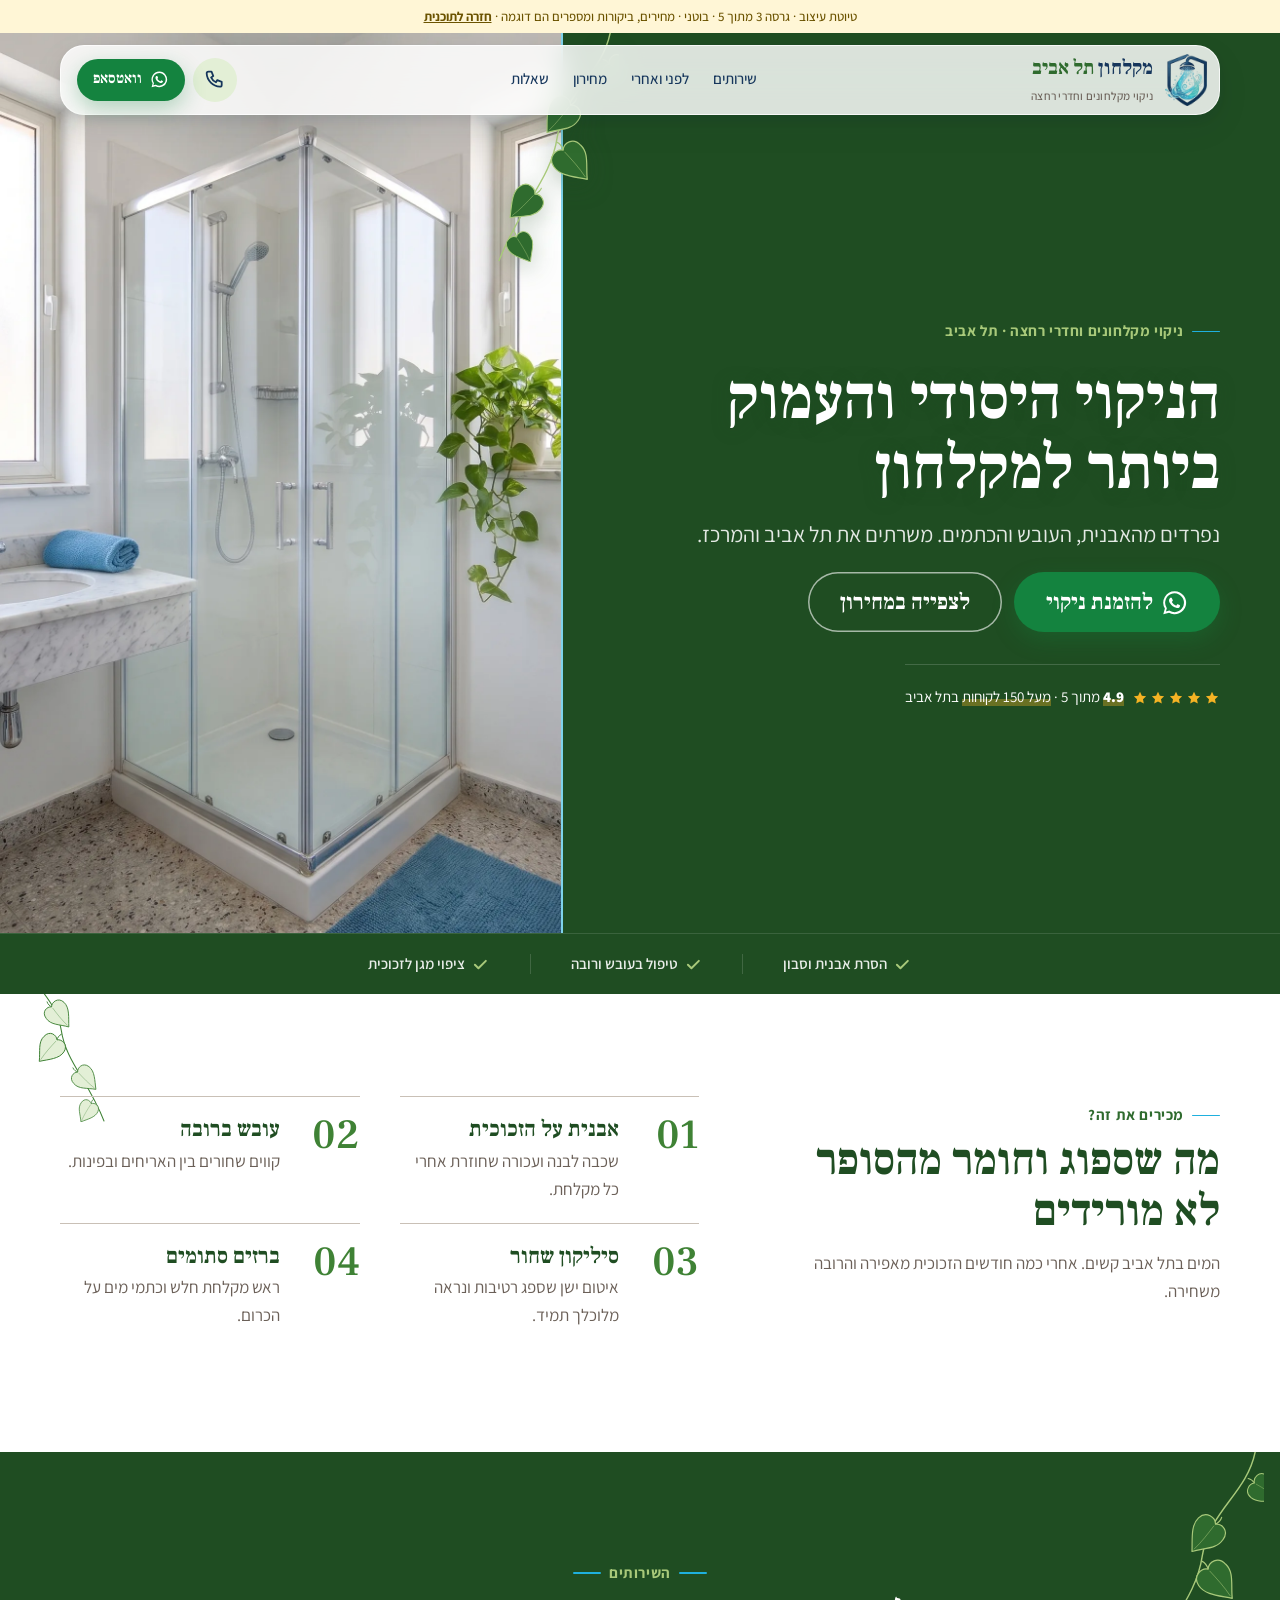
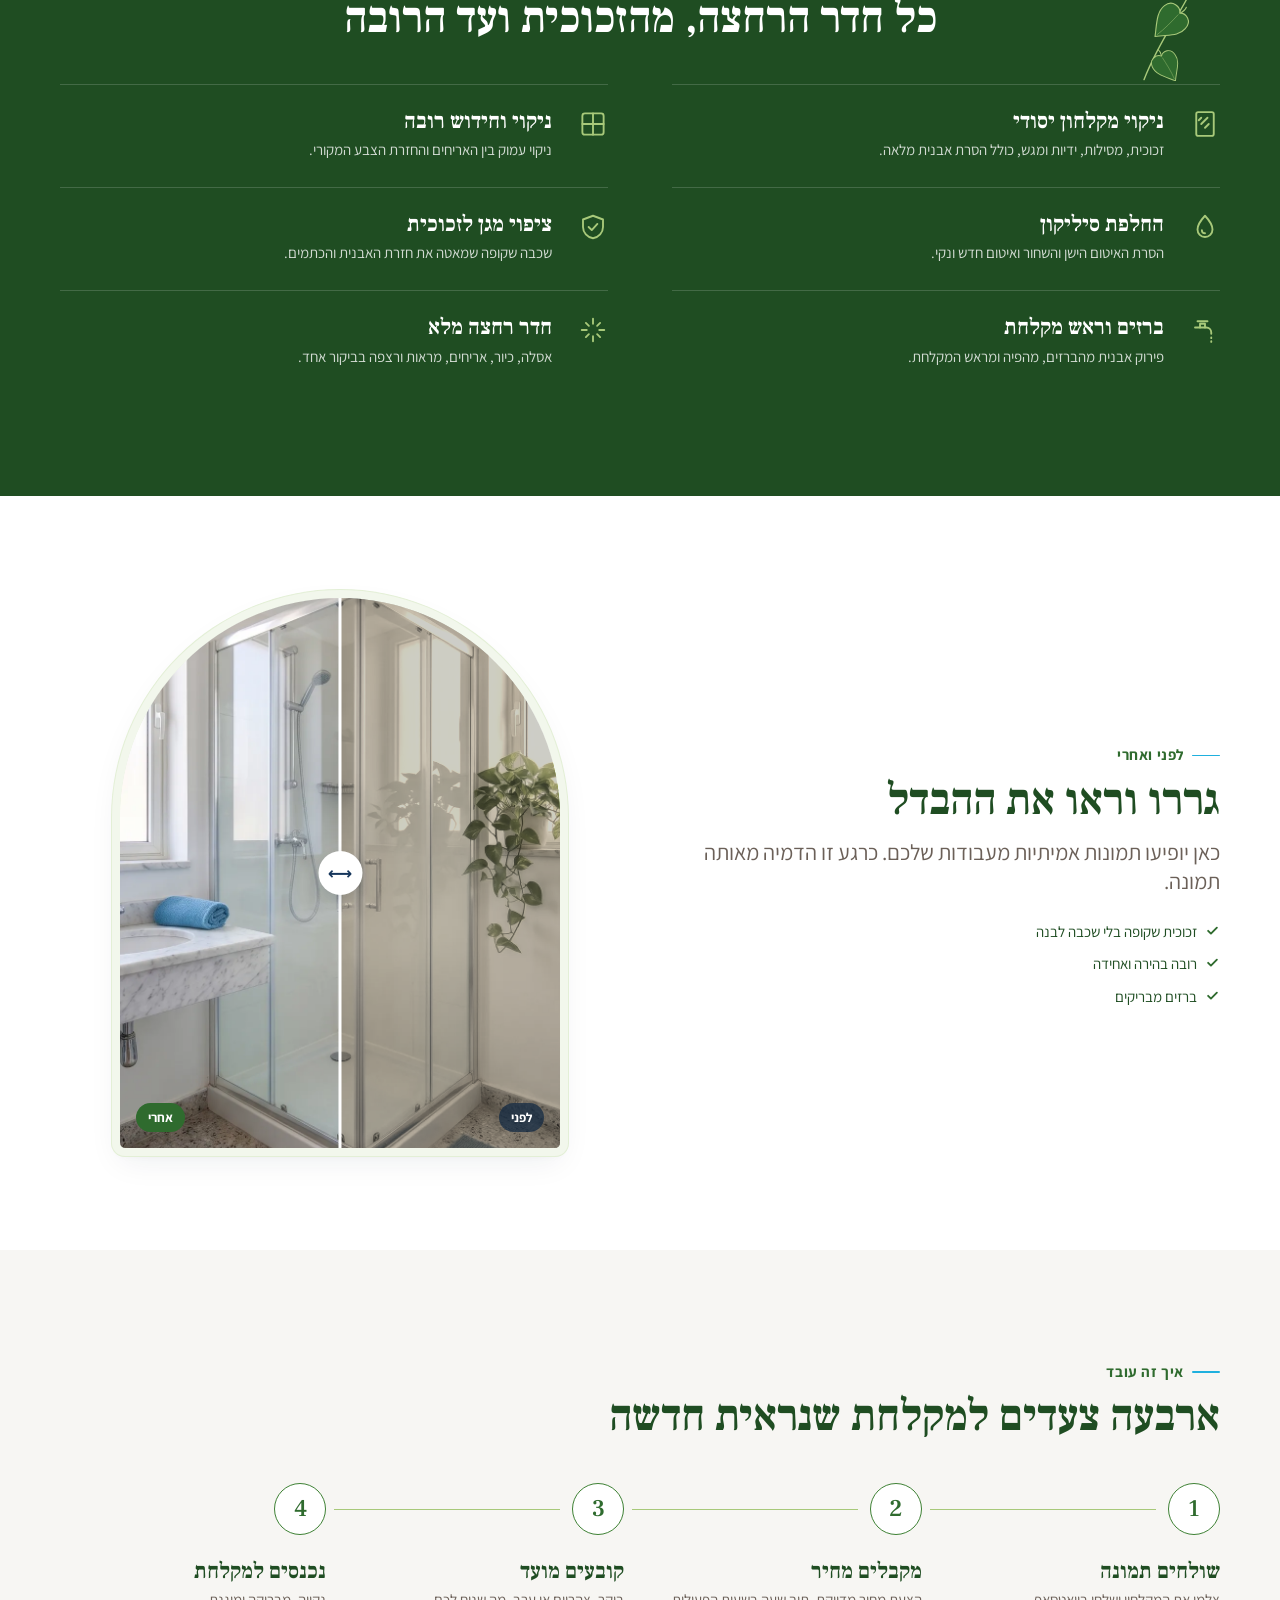
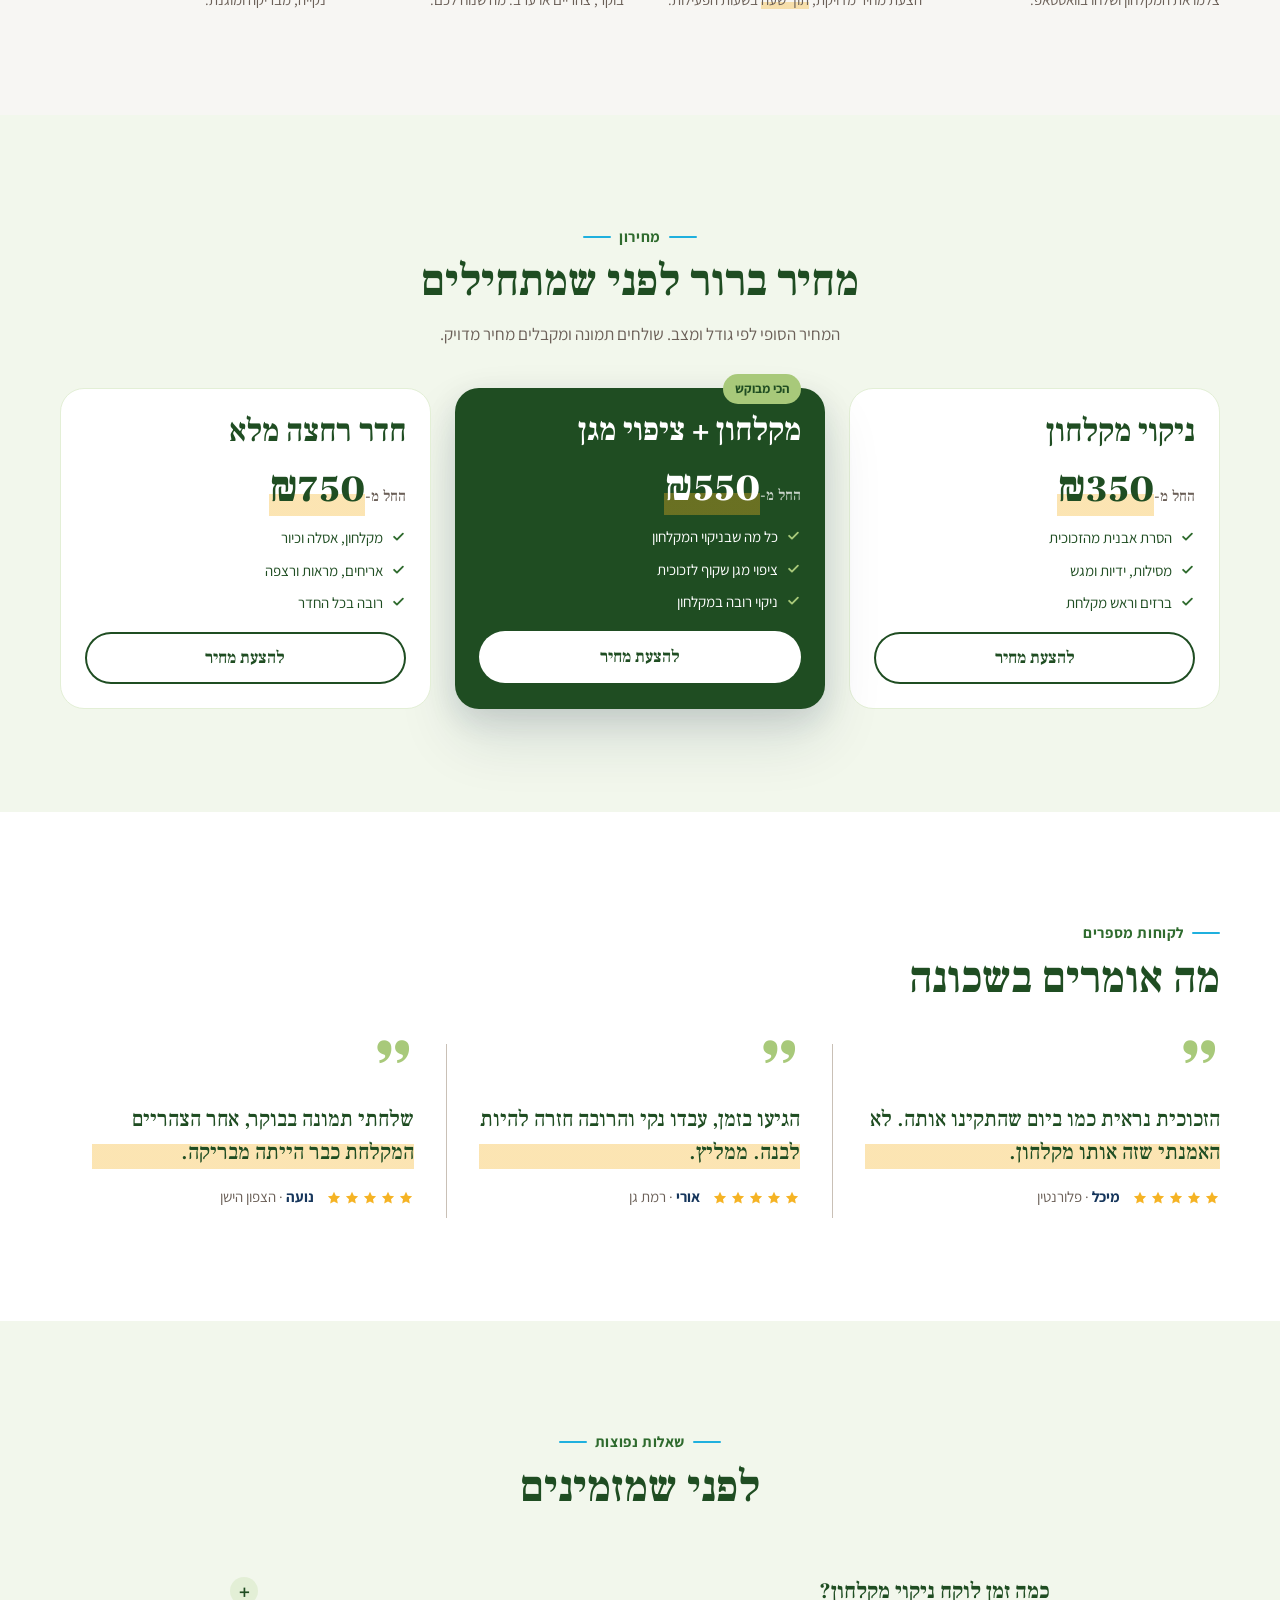
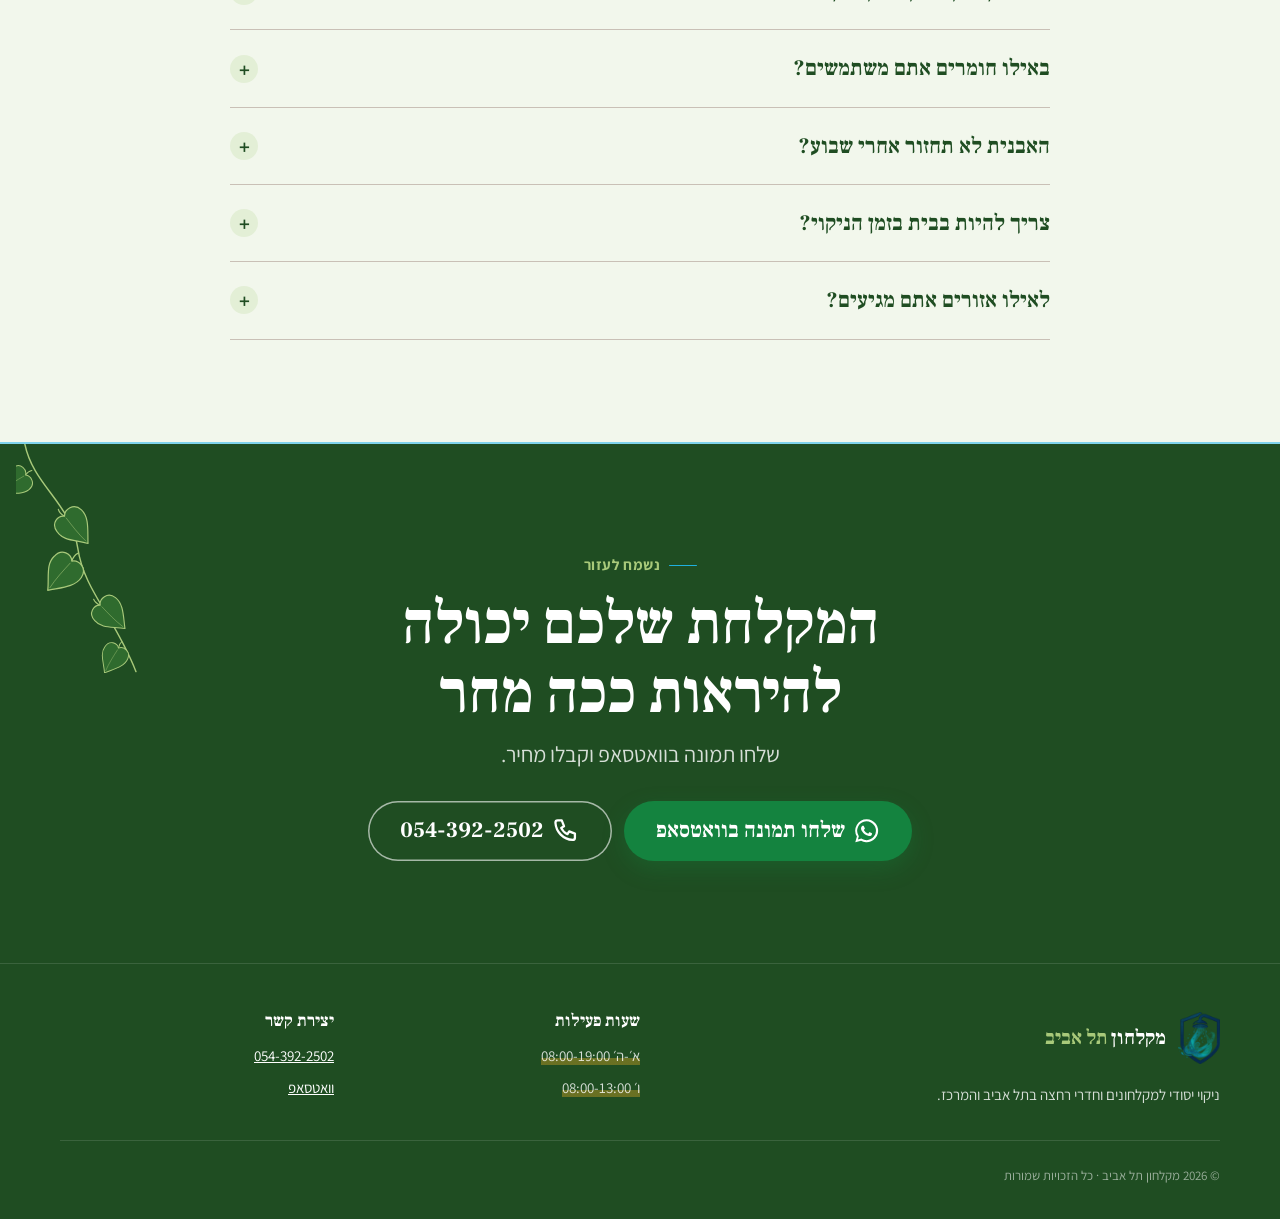
<file: versions/v3-botanical.html>
<!doctype html>
<html lang="he" dir="rtl">
<head>
<meta charset="utf-8">
<meta name="viewport" content="width=device-width, initial-scale=1, viewport-fit=cover">
<title>גרסה 3 · בוטני | מקלחון תל אביב</title>
<meta name="description" content="ניקוי יסודי למקלחון ולחדר הרחצה בתל אביב והמרכז: אבנית, עובש, רובה וסיליקון.">
<link rel="icon" href="../assets/img/favicon-32.png">
<link rel="preconnect" href="https://fonts.googleapis.com"><link rel="preconnect" href="https://fonts.gstatic.com" crossorigin>
<link href="https://fonts.googleapis.com/css2?family=Assistant:wght@400;600;700;800&family=Frank+Ruhl+Libre:wght@500;700;900&display=swap" rel="stylesheet">
<link rel="stylesheet" href="../design-system/tokens.css">
<link rel="stylesheet" href="../design-system/components.css">
<style>
  /* גרסה 3: בוטני. ספא שקט: ירוק עמוק כצבע המותג, סריף לכותרות, נייבי רק לפרטים קטנים, טורקיז כקו דק */
  :root {
    --font-display: "Frank Ruhl Libre", serif;
    --font-body: "Assistant", system-ui, sans-serif;
    --color-surface: var(--marble);
    --color-surface-2: var(--leaf-50);
    --color-ink: var(--leaf-800);
    --color-ink-soft: var(--stone-700);
    --color-muted: var(--stone-700);
    --color-line: var(--stone-300);
    --color-primary: var(--leaf-700);
    --color-primary-strong: var(--leaf-800);
    --color-primary-soft: var(--leaf-100);
    --color-accent: var(--leaf-700);
    --color-accent-soft: var(--leaf-100);
  }
  h1, h2, h3, .h1, .h2, .h3 { font-weight: var(--fw-bold); letter-spacing: 0; }
  .eyebrow { letter-spacing: 0.04em; }
  .eyebrow::before, .section-head--center .eyebrow::after { width: 28px; height: 1.5px; background: var(--aqua-500); }
  .btn--primary { background: var(--leaf-700); box-shadow: 0 8px 22px rgb(31 77 34 / 0.28); }
  .btn--primary:hover { background: var(--leaf-800); }
  .btn--light { --btn-bg: var(--white); --btn-fg: var(--leaf-800); }
  .btn--ghost { --btn-bg: transparent; --btn-fg: var(--white); box-shadow: inset 0 0 0 1.5px rgb(255 255 255 / 0.6); }
  .btn--ghost:hover { box-shadow: inset 0 0 0 1.5px var(--white); }
  .brand__name { color: var(--navy-800); }
  .brand__name b { color: var(--leaf-700); }
  .on-dark { background: var(--leaf-800); color: var(--white); }
  .on-dark .eyebrow { color: var(--leaf-300); }
  .on-dark .h2 { color: var(--white); }
  .on-dark .lead, .on-dark .muted { color: rgb(255 255 255 / 0.82); }

  /* עלי פוטוס מצוירים */
  .vine { position: absolute; pointer-events: none; z-index: 0; color: var(--leaf-600); --vf: var(--leaf-100); width: 64px; margin-block-start: -26px; opacity: 0.7; }
  .on-dark .vine { color: var(--leaf-300); --vf: var(--leaf-700); }
  .vine--flip { transform: scaleX(-1); }
  @media (min-width: 768px) { .vine.vine--sm { width: 110px; margin-block-start: -40px; } }
  @media (min-width: 768px) { .vine { width: 150px; margin: 0; opacity: 1; } }
  .rel { position: relative; overflow: hidden; }
  .rel > .container { position: relative; z-index: 1; }

  /* ---------- גיבור ---------- */
  .hero { position: relative; min-height: 88svh; display: flex; flex-direction: column; justify-content: flex-end; isolation: isolate; background: var(--leaf-800); color: var(--white); }
  .hero .site-header { position: absolute; inset-inline: 0; top: 0; }
  .site-header__bar { background: rgb(255 255 255 / 0.84); }
  .nav a { color: var(--navy-800); }
  .hero__media { position: absolute; inset: 0; z-index: -1; overflow: hidden; }
  /* הגדלה קלה כדי שהפסים הכפולים בשולי התמונה ייחתכו */
  .hero__media img { width: 100%; height: 100%; object-fit: cover; object-position: 50% 30%; }
  .hero__seam { display: none; }
  .hero__panel { padding: 150px var(--gutter) var(--sp-8);
    background: linear-gradient(180deg, rgb(31 77 34 / 0) 0, rgb(31 77 34 / 0.82) 130px, var(--leaf-800) 220px); }
  .hero__inner { max-width: 560px; }
  .hero .eyebrow { display: none; color: var(--leaf-300); }
  .hero h1 { font-size: clamp(2.25rem, 1.5rem + 3vw, 4.1rem); line-height: 1.12; text-wrap: balance; text-shadow: 0 2px 18px rgb(31 77 34 / 0.35); }
  .hero .lead { margin-block: var(--sp-4) var(--sp-6); color: rgb(255 255 255 / 0.88); }
  .hero .btn-row { display: grid; grid-template-columns: 1.25fr 1fr; }
  .hero .btn-row .btn { padding-inline: var(--sp-3); }
  .hero .rating { padding: var(--sp-4) 0 0; margin-block-start: var(--sp-5); color: var(--white); border-top: 1px solid rgb(255 255 255 / 0.16); border-radius: 0; width: 100%; }
  @media (min-width: 960px) {
    .hero { display: grid; grid-template-columns: minmax(0, 1.12fr) minmax(0, 0.88fr); min-height: clamp(680px, 100svh, 900px); container-type: inline-size; }
    .hero__panel { grid-column: 1; grid-row: 1; display: flex; align-items: center; background: var(--leaf-800);
      padding-block: 140px 80px; padding-inline-end: var(--sp-16); padding-inline-start: 64px;
      padding-inline-start: max(var(--gutter), calc((100cqw - var(--container)) / 2)); }
    .hero__media { position: relative; inset: auto; z-index: auto; overflow: visible; grid-column: 2; grid-row: 1; border-inline-start: 2px solid var(--aqua-300); }
    .hero__media picture { position: absolute; inset: 0; overflow: hidden; }
    .hero__media img { position: absolute; inset: 0; object-position: 50% 46%; transform-origin: 60% 46%; }
    .hero__seam { display: block; position: absolute; top: 0; inset-inline-start: -58px; width: 150px; z-index: 2; color: var(--leaf-300); --vf: var(--leaf-700); filter: drop-shadow(0 6px 12px rgb(31 77 34 / 0.3)); }
    .hero .eyebrow { display: inline-flex; margin-block-end: var(--sp-5); }
    .hero .btn-row { display: flex; }
    .hero .btn-row .btn { padding-inline: var(--sp-8); }
    .hero .rating { width: auto; margin-block-start: var(--sp-8); padding-block-start: var(--sp-5); }
  }

  .strip { background: var(--leaf-800); color: rgb(255 255 255 / 0.9); border-top: 1px solid rgb(255 255 255 / 0.12); }
  .strip__row { display: grid; grid-template-columns: repeat(3, 1fr); padding-block: var(--sp-4) var(--sp-5); font-size: var(--fs-sm); font-weight: 600; line-height: 1.3; text-align: center; }
  .strip__row span { display: flex; flex-direction: column; align-items: center; gap: 6px; padding-inline: var(--sp-2); }
  .strip__row span + span { border-inline-start: 1px solid rgb(255 255 255 / 0.15); }
  .strip .icon { color: var(--leaf-300); stroke-width: 2.5; }
  @media (min-width: 768px) { .strip__row { display: flex; justify-content: center; padding-block: var(--sp-5); } .strip__row span { flex-direction: row; padding-inline: var(--sp-10); } }

  /* ---------- בעיות: רשימה ממוספרת ---------- */
  .problems-wrap { display: grid; gap: var(--sp-4); }
  .problems-wrap .section-head { margin-block-end: var(--sp-4); }
  .numlist { list-style: none; margin: 0; padding: 0; counter-reset: p; }
  .numlist li { counter-increment: p; display: grid; grid-template-columns: 64px 1fr; gap: var(--sp-4); padding-block: var(--sp-5); border-top: 1px solid var(--color-line); }
  .numlist li::before { content: counter(p, decimal-leading-zero); font-family: var(--font-display); font-weight: 500; font-size: 2.6rem; line-height: 0.9; color: var(--leaf-600); }
  .numlist h3 { font-size: var(--fs-lg); margin-block-end: 4px; }
  .numlist p { color: var(--color-ink-soft); }
  @media (min-width: 960px) {
    .problems-wrap { grid-template-columns: 5fr 7fr; gap: var(--sp-16); align-items: start; }
    .numlist { display: grid; grid-template-columns: 1fr 1fr; column-gap: var(--sp-10); }
  }

  /* ---------- שירותים: רשימה דו-טורית ---------- */
  .svc { list-style: none; margin: 0; padding: 0; display: grid; }
  .svc li { display: grid; grid-template-columns: 40px 1fr; gap: var(--sp-4); padding-block: var(--sp-6); border-top: 1px solid rgb(255 255 255 / 0.16); }
  .svc .icon { width: 30px; height: 30px; color: var(--leaf-300); stroke-width: 1.5; }
  .svc h3 { font-size: var(--fs-lg); color: var(--white); margin-block-end: 4px; }
  .svc p { color: rgb(255 255 255 / 0.8); font-size: var(--fs-sm); }
  @media (min-width: 768px) { .svc { grid-template-columns: 1fr 1fr; column-gap: var(--sp-16); } }

  /* ---------- לפני ואחרי ---------- */
  .ba-wrap { display: grid; gap: var(--sp-10); align-items: center; }
  @media (min-width: 900px) { .ba-wrap { grid-template-columns: 1fr 1fr; } }
  .ba { aspect-ratio: 4 / 5; width: 100%; max-width: 440px; margin-inline: auto; border-radius: var(--radius-arch);
    box-shadow: 0 0 0 8px var(--leaf-50), 0 0 0 9px var(--leaf-100), var(--shadow-md); }
  .ba__label { inset-block-start: auto; inset-block-end: var(--sp-4); }
  .ba__label--before { right: var(--sp-4); }
  .ba__label--after { left: var(--sp-4); }

  /* ---------- שלבים: ציר זמן ---------- */
  .steps { gap: 0; }
  .step { background: none; border: 0; border-radius: 0; padding: 0 0 var(--sp-8); padding-inline-start: 72px; }
  .step::before { position: absolute; inset-inline-start: 0; top: 0; width: 52px; height: 52px; margin: 0;
    background: var(--white); color: var(--leaf-700); border: 1px solid var(--leaf-600); font-weight: 500; font-size: 1.5rem; }
  .step::after { content: ""; position: absolute; inset-inline-start: 26px; top: 56px; bottom: 4px; width: 1px; background: var(--leaf-300); }
  .step:last-child::after { display: none; }
  .step h3 { padding-block-start: 12px; }
  @media (min-width: 960px) {
    .steps { gap: var(--sp-8); }
    .step { padding: 76px 0 0; }
    .step::after { top: 26px; bottom: auto; inset-inline-start: 64px; inset-inline-end: calc(-1 * var(--sp-8) + 8px); width: auto; height: 1px; }
    .step h3 { padding: 0; }
  }

  /* ---------- מחירון ---------- */
  .price-card { border: 1px solid var(--leaf-100); box-shadow: none; }
  .price-card h3 { font-size: var(--fs-xl); }
  .price-card--featured { background: var(--leaf-800); color: var(--white); border: 0; box-shadow: var(--shadow-lg); }
  .price-card--featured .price, .price-card--featured h3 { color: var(--white); }
  .price-card--featured .price small { color: rgb(255 255 255 / 0.75); }
  .price-card--featured .ticks .icon { color: var(--leaf-300); }
  .price-card__badge { background: var(--leaf-300); color: var(--leaf-800); }
  .price { font-weight: 900; }

  /* ---------- ביקורות ---------- */
  .quotes { display: grid; }
  .quote { margin: 0; padding-block: var(--sp-8); border-top: 1px solid var(--color-line); display: flex; flex-direction: column; gap: var(--sp-4); }
  .quote::before { content: "\201D"; font-family: var(--font-display); font-weight: 900; font-size: 5.5rem; line-height: 0.5; height: 0.4em; color: var(--leaf-300); }
  .quote blockquote { margin: 0; font-family: var(--font-display); font-weight: 500; font-size: var(--fs-lg); line-height: 1.5; color: var(--leaf-800); }
  .quote figcaption { display: flex; align-items: center; gap: var(--sp-3); font-size: var(--fs-sm); color: var(--color-ink-soft); margin-block-start: auto; }
  .quote figcaption b { color: var(--navy-800); }
  @media (min-width: 900px) {
    .quotes { grid-template-columns: repeat(3, 1fr); }
    .quote { border-top: 0; padding-block: var(--sp-2); padding-inline: var(--sp-8); }
    .quote + .quote { border-inline-start: 1px solid var(--color-line); }
    .quote:first-child { padding-inline-start: 0; }
  }

  /* ---------- שאלות ---------- */
  .faq { gap: 0; }
  .faq details { background: none; border: 0; border-bottom: 1px solid var(--color-line); border-radius: 0; padding: 0; }
  .faq summary { font-family: var(--font-display); font-size: var(--fs-lg); padding-block: var(--sp-5); }

  /* ---------- סגירה + פוטר ---------- */
  .closing { text-align: center; border-top: 2px solid var(--aqua-300); }
  .closing .h2 { font-size: var(--fs-3xl); margin-block: var(--sp-3); text-wrap: balance; }
  .closing .btn-row { justify-content: center; margin-block-start: var(--sp-8); }
  .footer { background: var(--leaf-800); border-top: 1px solid rgb(255 255 255 / 0.12); }
  .footer .brand__name { color: var(--white); }
  .footer .brand__name b { color: var(--leaf-300); }
</style>
</head>
<body class="has-mobile-bar">
<div class="draft-banner">טיוטת עיצוב · גרסה 3 מתוך 5 · בוטני · מחירים, ביקורות ומספרים הם דוגמה · <a href="../plan.html">חזרה לתוכנית</a></div>

<!-- עלה פוטוס וענף, לשימוש חוזר -->
<svg width="0" height="0" style="position:absolute" aria-hidden="true">
  <defs>
    <g id="pl">
      <path d="M0 0C2 4 1 8 0 11" style="fill:none;stroke:currentColor" stroke-width="1.4" stroke-linecap="round"/>
      <path d="M0 11C-5 5-19 6-20 19C-21 32-9 42 1 54C9 41 21 32 19 19C18 6 5 5 0 11Z" style="fill:var(--vf);stroke:currentColor" stroke-width="1.4" stroke-linejoin="round"/>
      <path d="M0 14C1 26 2 38 1 50" style="fill:none;stroke:currentColor;opacity:.55" stroke-width="1" stroke-linecap="round"/>
    </g>
    <g id="vine">
      <path d="M160 0C150 48 108 66 100 118C93 166 58 196 34 258" style="fill:none;stroke:currentColor" stroke-width="1.6" stroke-linecap="round"/>
      <use href="#pl" transform="translate(152 30) rotate(-55) scale(.8)"/>
      <use href="#pl" transform="translate(122 74) rotate(42) scale(.95)"/>
      <use href="#pl" transform="translate(100 124) rotate(-38)"/>
      <use href="#pl" transform="translate(82 176) rotate(48) scale(.9)"/>
      <use href="#pl" transform="translate(50 224) rotate(-28) scale(.75)"/>
    </g>
  </defs>
</svg>

<section class="hero" id="top">
  <header class="site-header">
    <div class="container">
      <div class="site-header__bar glass">
        <a class="brand" href="#top">
          <img class="brand__icon" src="../assets/img/logo-icon-256.png" alt="" width="42" height="52">
          <span><span class="brand__name">מקלחון <b>תל אביב</b></span><span class="brand__tag">ניקוי מקלחונים וחדרי רחצה</span></span>
        </a>
        <nav class="nav" aria-label="ניווט ראשי">
          <a href="#services">שירותים</a><a href="#before-after">לפני ואחרי</a><a href="#pricing">מחירון</a><a href="#faq">שאלות</a>
        </nav>
        <div class="header-actions">
          <a class="icon-btn" data-tel aria-label="להתקשר"><svg class="icon"><use href="#i-phone"/></svg></a>
          <a class="btn btn--wa btn--sm" data-wa aria-label="וואטסאפ"><svg class="icon"><use href="#i-wa"/></svg><span class="hide-sm">וואטסאפ</span></a>
        </div>
      </div>
    </div>
  </header>

  <div class="hero__media">
    <picture>
      <source media="(min-width: 960px)" srcset="../assets/img/hero-clean-2k.webp">
      <img src="../assets/img/hero-clean-900.webp" alt="חדר רחצה מואר עם מקלחון זכוכית נקי וצמח פוטוס תלוי ליד החלון" width="900" height="2150" fetchpriority="high">
    </picture>
    <svg class="hero__seam" viewBox="0 0 170 260" aria-hidden="true"><use href="#vine"/></svg>
  </div>

  <div class="hero__panel">
      <div class="hero__inner">
        <span class="eyebrow">ניקוי מקלחונים וחדרי רחצה · תל אביב</span>
        <h1 class="h1">הניקוי היסודי והעמוק ביותר למקלחון</h1>
        <p class="lead">נפרדים מהאבנית, העובש והכתמים. משרתים את תל אביב והמרכז.</p>
        <div class="btn-row">
          <a class="btn btn--wa btn--lg" data-wa><svg class="icon"><use href="#i-wa"/></svg>להזמנת ניקוי</a>
          <a class="btn btn--ghost btn--lg" href="#pricing">לצפייה במחירון</a>
        </div>
        <div class="rating">
          <span class="rating__stars" aria-hidden="true"><svg class="icon"><use href="#i-star"/></svg><svg class="icon"><use href="#i-star"/></svg><svg class="icon"><use href="#i-star"/></svg><svg class="icon"><use href="#i-star"/></svg><svg class="icon"><use href="#i-star"/></svg></span>
          <span><strong class="ph">4.9</strong> מתוך 5 · <span class="ph">מעל 150 לקוחות</span> בתל אביב</span>
        </div>
      </div>
  </div>
</section>

<div class="strip">
  <div class="container strip__row">
    <span><svg class="icon"><use href="#i-check"/></svg>הסרת אבנית וסבון</span>
    <span><svg class="icon"><use href="#i-check"/></svg>טיפול בעובש ורובה</span>
    <span><svg class="icon"><use href="#i-check"/></svg>ציפוי מגן לזכוכית</span>
  </div>
</div>

<section class="section rel">
  <svg class="vine vine--flip vine--sm" style="top:0;inset-inline-end:var(--sp-4)" viewBox="0 0 170 260" aria-hidden="true"><use href="#vine"/></svg>
  <div class="container problems-wrap">
    <div class="section-head reveal">
      <span class="eyebrow">מכירים את זה?</span>
      <h2 class="h2">מה שספוג וחומר מהסופר לא מורידים</h2>
      <p class="muted">המים בתל אביב קשים. אחרי כמה חודשים הזכוכית מאפירה והרובה משחירה.</p>
    </div>
    <ol class="numlist">
      <li class="reveal"><div><h3>אבנית על הזכוכית</h3><p>שכבה לבנה ועכורה שחוזרת אחרי כל מקלחת.</p></div></li>
      <li class="reveal"><div><h3>עובש ברובה</h3><p>קווים שחורים בין האריחים ובפינות.</p></div></li>
      <li class="reveal"><div><h3>סיליקון שחור</h3><p>איטום ישן שספג רטיבות ונראה מלוכלך תמיד.</p></div></li>
      <li class="reveal"><div><h3>ברזים סתומים</h3><p>ראש מקלחת חלש וכתמי מים על הכרום.</p></div></li>
    </ol>
  </div>
</section>

<section class="section on-dark rel" id="services">
  <svg class="vine" style="top:0;inset-inline-start:var(--sp-4)" viewBox="0 0 170 260" aria-hidden="true"><use href="#vine"/></svg>
  <div class="container">
    <div class="section-head section-head--center reveal">
      <span class="eyebrow">השירותים</span>
      <h2 class="h2">כל חדר הרחצה, מהזכוכית ועד הרובה</h2>
    </div>
    <ul class="svc">
      <li class="reveal"><svg class="icon"><use href="#i-glass"/></svg><div><h3>ניקוי מקלחון יסודי</h3><p>זכוכית, מסילות, ידיות ומגש, כולל הסרת אבנית מלאה.</p></div></li>
      <li class="reveal"><svg class="icon"><use href="#i-grid"/></svg><div><h3>ניקוי וחידוש רובה</h3><p>ניקוי עמוק בין האריחים והחזרת הצבע המקורי.</p></div></li>
      <li class="reveal"><svg class="icon"><use href="#i-drop"/></svg><div><h3>החלפת סיליקון</h3><p>הסרת האיטום הישן והשחור ואיטום חדש ונקי.</p></div></li>
      <li class="reveal"><svg class="icon"><use href="#i-shield"/></svg><div><h3>ציפוי מגן לזכוכית</h3><p>שכבה שקופה שמאטה את חזרת האבנית והכתמים.</p></div></li>
      <li class="reveal"><svg class="icon"><use href="#i-faucet"/></svg><div><h3>ברזים וראש מקלחת</h3><p>פירוק אבנית מהברזים, מהפיה ומראש המקלחת.</p></div></li>
      <li class="reveal"><svg class="icon"><use href="#i-sparkle"/></svg><div><h3>חדר רחצה מלא</h3><p>אסלה, כיור, אריחים, מראות ורצפה בביקור אחד.</p></div></li>
    </ul>
  </div>
</section>

<section class="section" id="before-after">
  <div class="container ba-wrap">
    <div class="reveal">
      <span class="eyebrow">לפני ואחרי</span>
      <h2 class="h2" style="margin-block:var(--sp-2) var(--sp-3)">גררו וראו את ההבדל</h2>
      <p class="lead">כאן יופיעו תמונות אמיתיות מעבודות שלכם. כרגע זו הדמיה מאותה תמונה.</p>
      <ul class="ticks" style="margin-block-start:var(--sp-6)">
        <li><svg class="icon"><use href="#i-check"/></svg>זכוכית שקופה בלי שכבה לבנה</li>
        <li><svg class="icon"><use href="#i-check"/></svg>רובה בהירה ואחידה</li>
        <li><svg class="icon"><use href="#i-check"/></svg>ברזים מבריקים</li>
      </ul>
    </div>
    <div class="ba reveal">
      <img class="ba__img" src="../assets/img/hero-clean-900.webp" alt="אחרי הניקוי">
      <img class="ba__img ba__before" src="../assets/img/hero-clean-900.webp" alt="לפני הניקוי (הדמיה)">
      <span class="ba__handle"></span>
      <span class="ba__label ba__label--before">לפני</span><span class="ba__label ba__label--after">אחרי</span>
      <input type="range" min="0" max="100" value="50" dir="ltr" aria-label="השוואת לפני ואחרי">
    </div>
  </div>
</section>

<section class="section section--stone">
  <div class="container">
    <div class="section-head reveal">
      <span class="eyebrow">איך זה עובד</span>
      <h2 class="h2">ארבעה צעדים למקלחת שנראית חדשה</h2>
    </div>
    <ol class="steps">
      <li class="step reveal"><h3 class="h3">שולחים תמונה</h3><p>צלמו את המקלחון ושלחו בוואטסאפ.</p></li>
      <li class="step reveal"><h3 class="h3">מקבלים מחיר</h3><p>הצעת מחיר מדויקת, <span class="ph">תוך שעה</span> בשעות הפעילות.</p></li>
      <li class="step reveal"><h3 class="h3">קובעים מועד</h3><p>בוקר, צהריים או ערב. מה שנוח לכם.</p></li>
      <li class="step reveal"><h3 class="h3">נכנסים למקלחת</h3><p>נקייה, מבריקה ומוגנת.</p></li>
    </ol>
  </div>
</section>

<section class="section section--tint" id="pricing">
  <div class="container">
    <div class="section-head section-head--center reveal">
      <span class="eyebrow">מחירון</span>
      <h2 class="h2">מחיר ברור לפני שמתחילים</h2>
      <p class="muted">המחיר הסופי לפי גודל ומצב. שולחים תמונה ומקבלים מחיר מדויק.</p>
    </div>
    <div class="grid grid--3">
      <article class="card price-card reveal"><h3 class="h3">ניקוי מקלחון</h3><div class="price"><small>החל מ-</small><span class="ph">₪350</span></div>
        <ul class="ticks"><li><svg class="icon"><use href="#i-check"/></svg>הסרת אבנית מהזכוכית</li><li><svg class="icon"><use href="#i-check"/></svg>מסילות, ידיות ומגש</li><li><svg class="icon"><use href="#i-check"/></svg>ברזים וראש מקלחת</li></ul>
        <a class="btn btn--outline btn--block" data-wa="היי, אשמח להצעת מחיר לניקוי מקלחון">להצעת מחיר</a></article>
      <article class="card price-card price-card--featured reveal"><span class="price-card__badge">הכי מבוקש</span><h3 class="h3">מקלחון + ציפוי מגן</h3><div class="price"><small>החל מ-</small><span class="ph">₪550</span></div>
        <ul class="ticks"><li><svg class="icon"><use href="#i-check"/></svg>כל מה שבניקוי המקלחון</li><li><svg class="icon"><use href="#i-check"/></svg>ציפוי מגן שקוף לזכוכית</li><li><svg class="icon"><use href="#i-check"/></svg>ניקוי רובה במקלחון</li></ul>
        <a class="btn btn--light btn--block" data-wa="היי, אשמח להצעת מחיר למקלחון עם ציפוי מגן">להצעת מחיר</a></article>
      <article class="card price-card reveal"><h3 class="h3">חדר רחצה מלא</h3><div class="price"><small>החל מ-</small><span class="ph">₪750</span></div>
        <ul class="ticks"><li><svg class="icon"><use href="#i-check"/></svg>מקלחון, אסלה וכיור</li><li><svg class="icon"><use href="#i-check"/></svg>אריחים, מראות ורצפה</li><li><svg class="icon"><use href="#i-check"/></svg>רובה בכל החדר</li></ul>
        <a class="btn btn--outline btn--block" data-wa="היי, אשמח להצעת מחיר לחדר רחצה מלא">להצעת מחיר</a></article>
    </div>
  </div>
</section>

<section class="section">
  <div class="container">
    <div class="section-head reveal"><span class="eyebrow">לקוחות מספרים</span><h2 class="h2">מה אומרים בשכונה</h2></div>
    <div class="quotes">
      <figure class="quote reveal"><blockquote class="ph">הזכוכית נראית כמו ביום שהתקינו אותה. לא האמנתי שזה אותו מקלחון.</blockquote><figcaption><span class="rating__stars" aria-label="5 כוכבים"><svg class="icon"><use href="#i-star"/></svg><svg class="icon"><use href="#i-star"/></svg><svg class="icon"><use href="#i-star"/></svg><svg class="icon"><use href="#i-star"/></svg><svg class="icon"><use href="#i-star"/></svg></span><span><b>מיכל</b> · פלורנטין</span></figcaption></figure>
      <figure class="quote reveal"><blockquote class="ph">הגיעו בזמן, עבדו נקי והרובה חזרה להיות לבנה. ממליץ.</blockquote><figcaption><span class="rating__stars" aria-label="5 כוכבים"><svg class="icon"><use href="#i-star"/></svg><svg class="icon"><use href="#i-star"/></svg><svg class="icon"><use href="#i-star"/></svg><svg class="icon"><use href="#i-star"/></svg><svg class="icon"><use href="#i-star"/></svg></span><span><b>אורי</b> · רמת גן</span></figcaption></figure>
      <figure class="quote reveal"><blockquote class="ph">שלחתי תמונה בבוקר, אחר הצהריים המקלחת כבר הייתה מבריקה.</blockquote><figcaption><span class="rating__stars" aria-label="5 כוכבים"><svg class="icon"><use href="#i-star"/></svg><svg class="icon"><use href="#i-star"/></svg><svg class="icon"><use href="#i-star"/></svg><svg class="icon"><use href="#i-star"/></svg><svg class="icon"><use href="#i-star"/></svg></span><span><b>נועה</b> · הצפון הישן</span></figcaption></figure>
    </div>
  </div>
</section>

<section class="section section--tint" id="faq">
  <div class="container" style="max-width:820px">
    <div class="section-head section-head--center reveal"><span class="eyebrow">שאלות נפוצות</span><h2 class="h2">לפני שמזמינים</h2></div>
    <div class="faq">
      <details><summary>כמה זמן לוקח ניקוי מקלחון?</summary><p>בדרך כלל <span class="ph">שעתיים עד שלוש</span>. חדר רחצה מלא לוקח יותר.</p></details>
      <details><summary>באילו חומרים אתם משתמשים?</summary><p>חומרים מקצועיים שבטוחים לזכוכית, לשיש ולאריחים. אפשר לבקש חומרים ידידותיים לסביבה.</p></details>
      <details><summary>האבנית לא תחזור אחרי שבוע?</summary><p>האבנית חוזרת עם הזמן כי המים קשים. ציפוי המגן מאט אותה מאוד, ונשאיר לכם טיפים לתחזוקה.</p></details>
      <details><summary>צריך להיות בבית בזמן הניקוי?</summary><p>לא חייבים. אפשר להשאיר מפתח או לתאם עם השכנים.</p></details>
      <details><summary>לאילו אזורים אתם מגיעים?</summary><p>תל אביב-יפו, רמת גן, גבעתיים, חולון, בת ים, בני ברק, הרצליה ורמת השרון.</p></details>
    </div>
  </div>
</section>

<section class="section on-dark closing rel">
  <svg class="vine vine--flip" style="top:0;inset-inline-end:var(--sp-4)" viewBox="0 0 170 260" aria-hidden="true"><use href="#vine"/></svg>
  <div class="container reveal" style="max-width:760px">
    <span class="eyebrow">נשמח לעזור</span>
    <h2 class="h2">המקלחת שלכם יכולה להיראות ככה מחר</h2>
    <p class="lead">שלחו תמונה בוואטסאפ וקבלו מחיר.</p>
    <div class="btn-row">
      <a class="btn btn--wa btn--lg" data-wa><svg class="icon"><use href="#i-wa"/></svg>שלחו תמונה בוואטסאפ</a>
      <a class="btn btn--ghost btn--lg" data-tel><svg class="icon"><use href="#i-phone"/></svg><span data-phone-text></span></a>
    </div>
  </div>
</section>

<footer class="footer">
  <div class="container">
    <div class="footer__grid">
      <div><a class="brand" href="#top"><img class="brand__icon" src="../assets/img/logo-icon-256.png" alt="" width="42" height="52"><span class="brand__name">מקלחון <b>תל אביב</b></span></a>
        <p style="margin-block-start:var(--sp-3);max-width:340px">ניקוי יסודי למקלחונים וחדרי רחצה בתל אביב והמרכז.</p></div>
      <div><h4>שעות פעילות</h4><ul><li><span class="ph">א׳-ה׳ 08:00-19:00</span></li><li><span class="ph">ו׳ 08:00-13:00</span></li></ul></div>
      <div><h4>יצירת קשר</h4><ul><li><a data-tel><span data-phone-text></span></a></li><li><a data-wa>וואטסאפ</a></li></ul></div>
    </div>
    <div class="footer__bottom">© 2026 מקלחון תל אביב · כל הזכויות שמורות</div>
  </div>
</footer>

<div class="mobile-bar">
  <a class="btn btn--outline" data-tel><svg class="icon"><use href="#i-phone"/></svg>חייגו</a>
  <a class="btn btn--wa" data-wa><svg class="icon"><use href="#i-wa"/></svg>הצעת מחיר בוואטסאפ</a>
</div>

<script src="../design-system/site.js"></script>
</body>
</html>
</file>
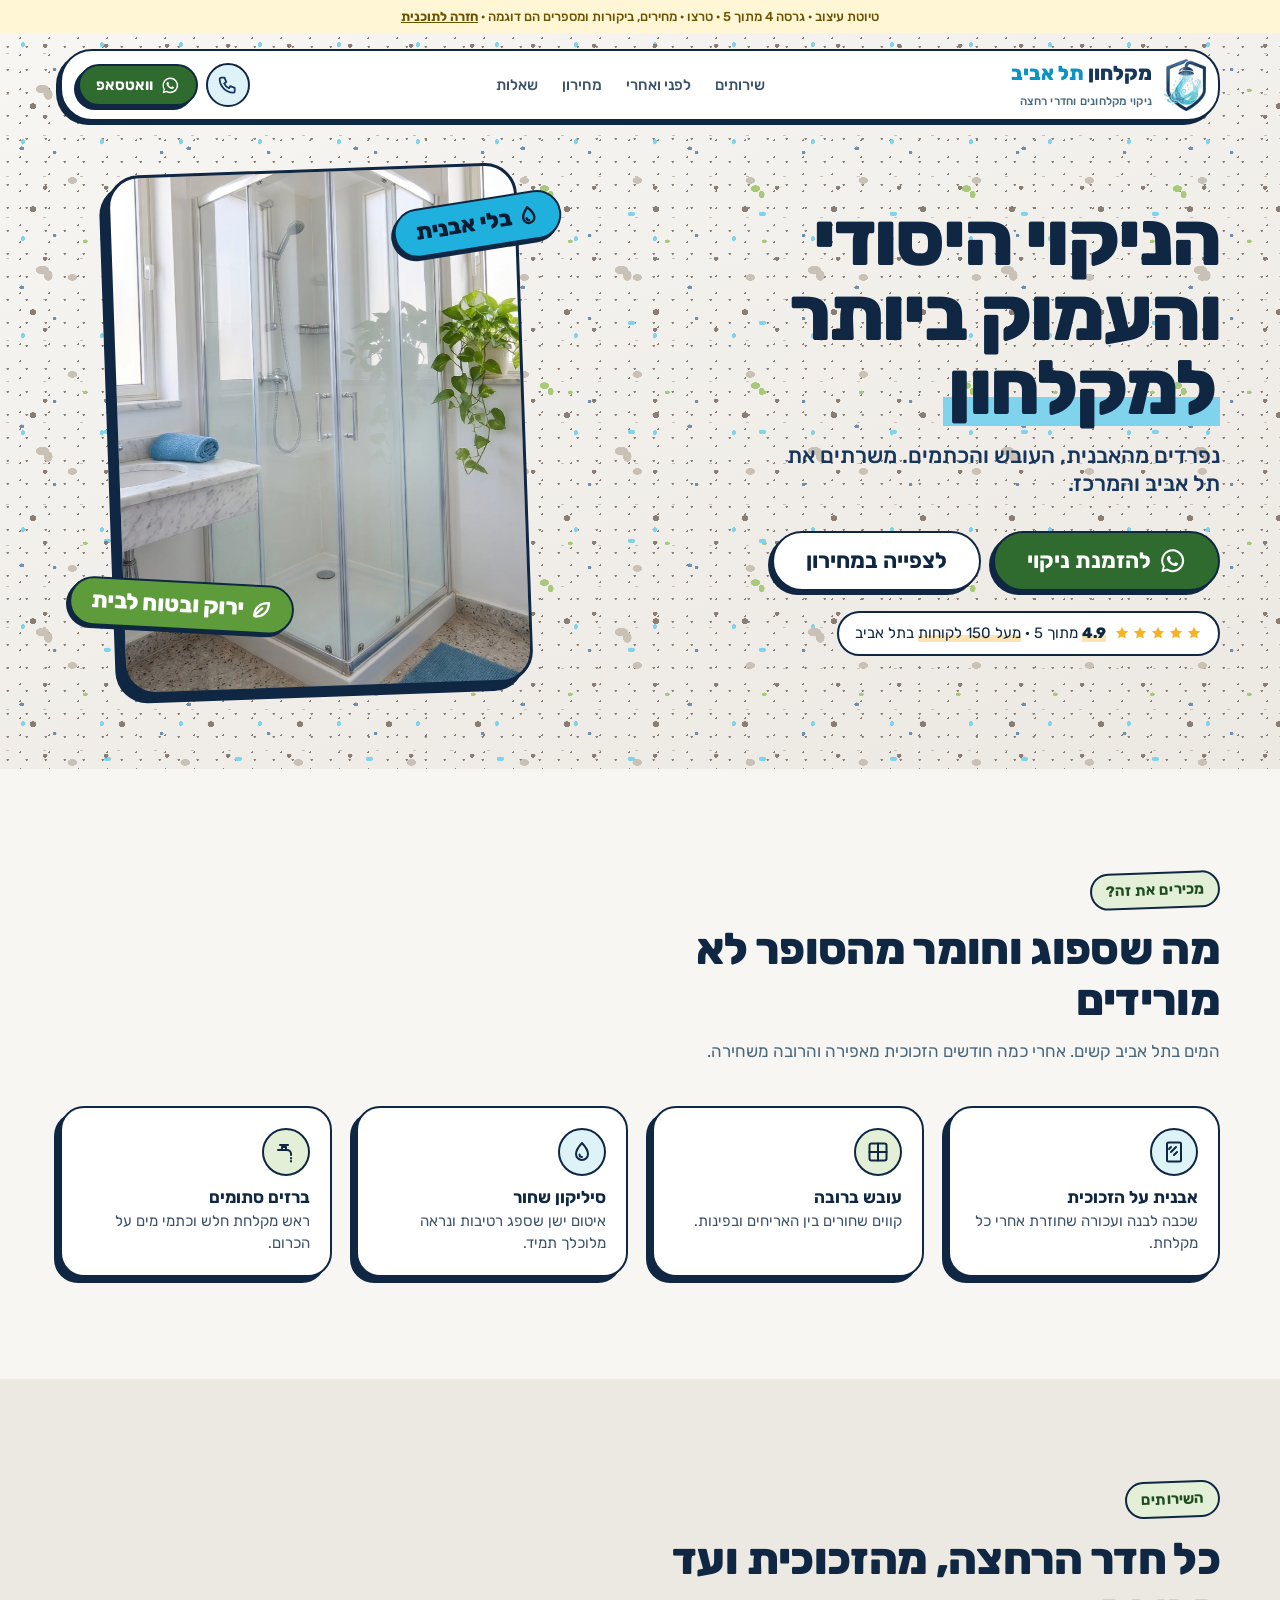
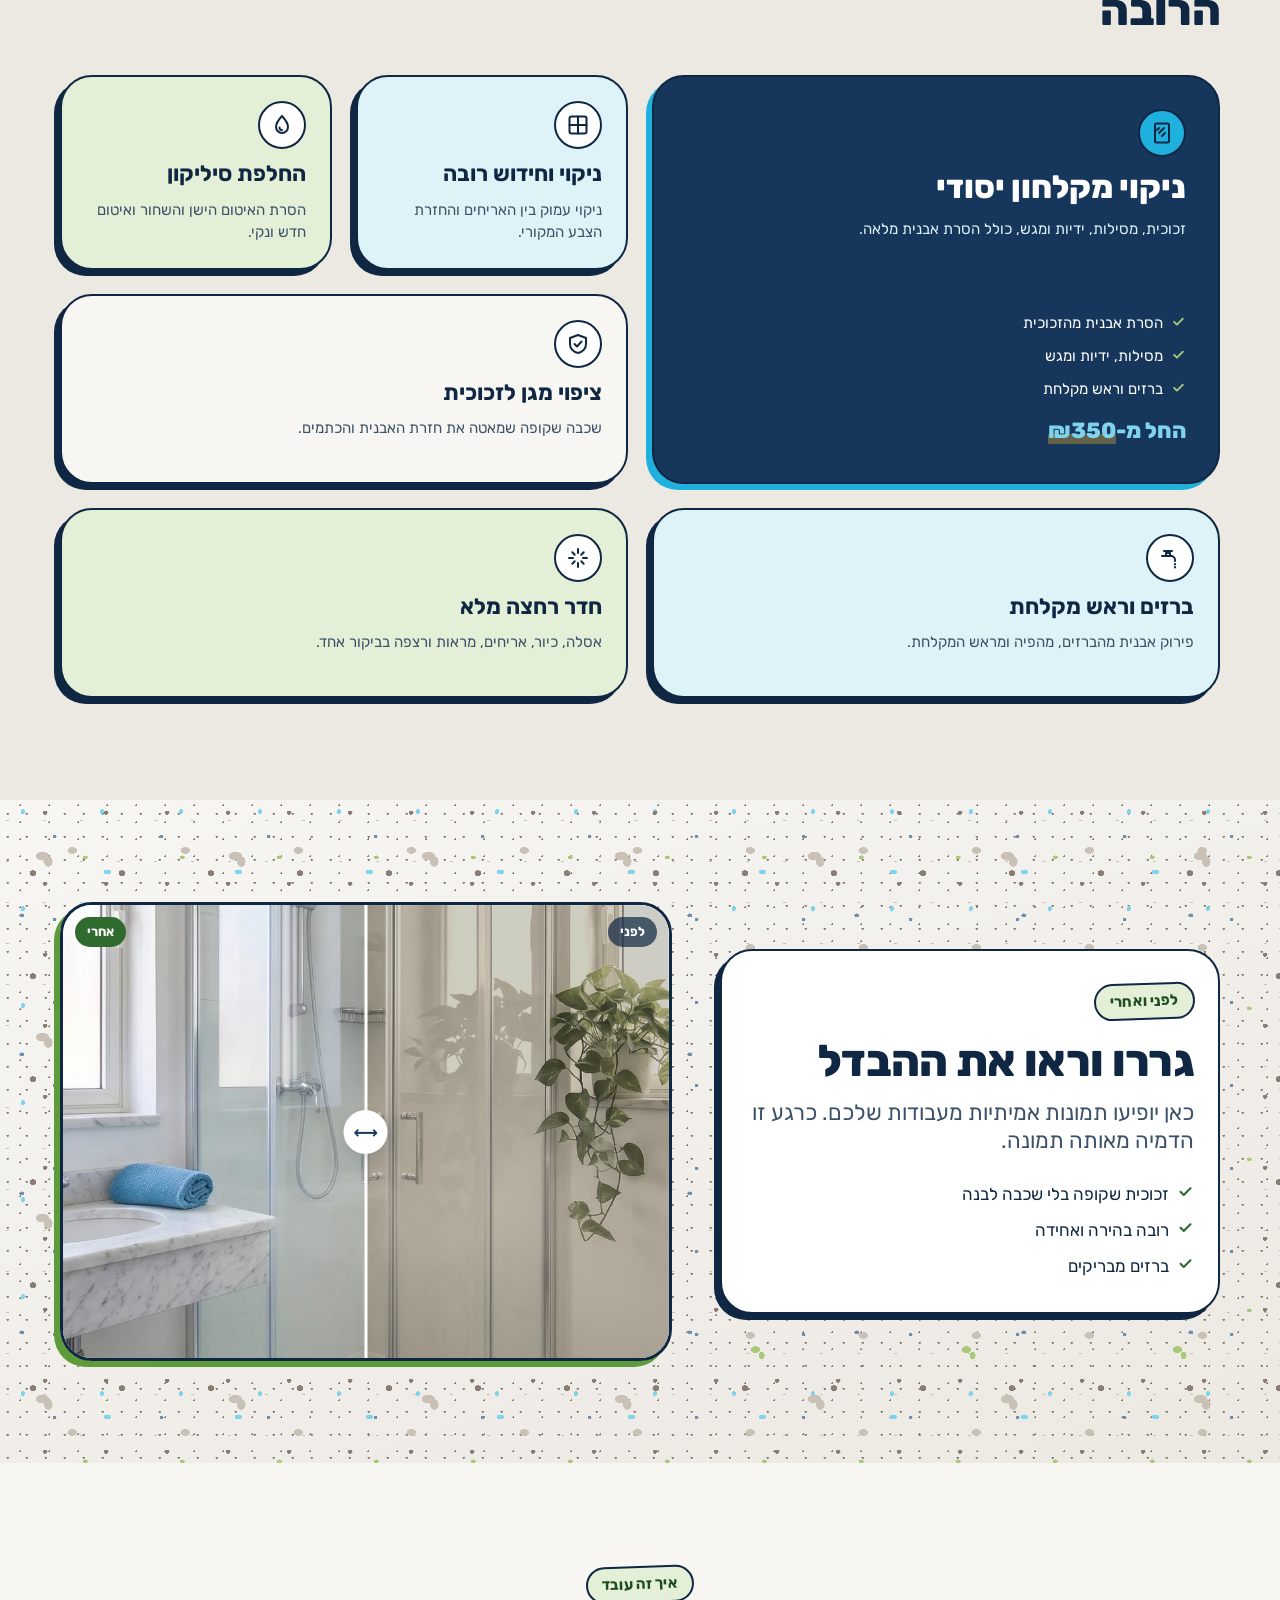
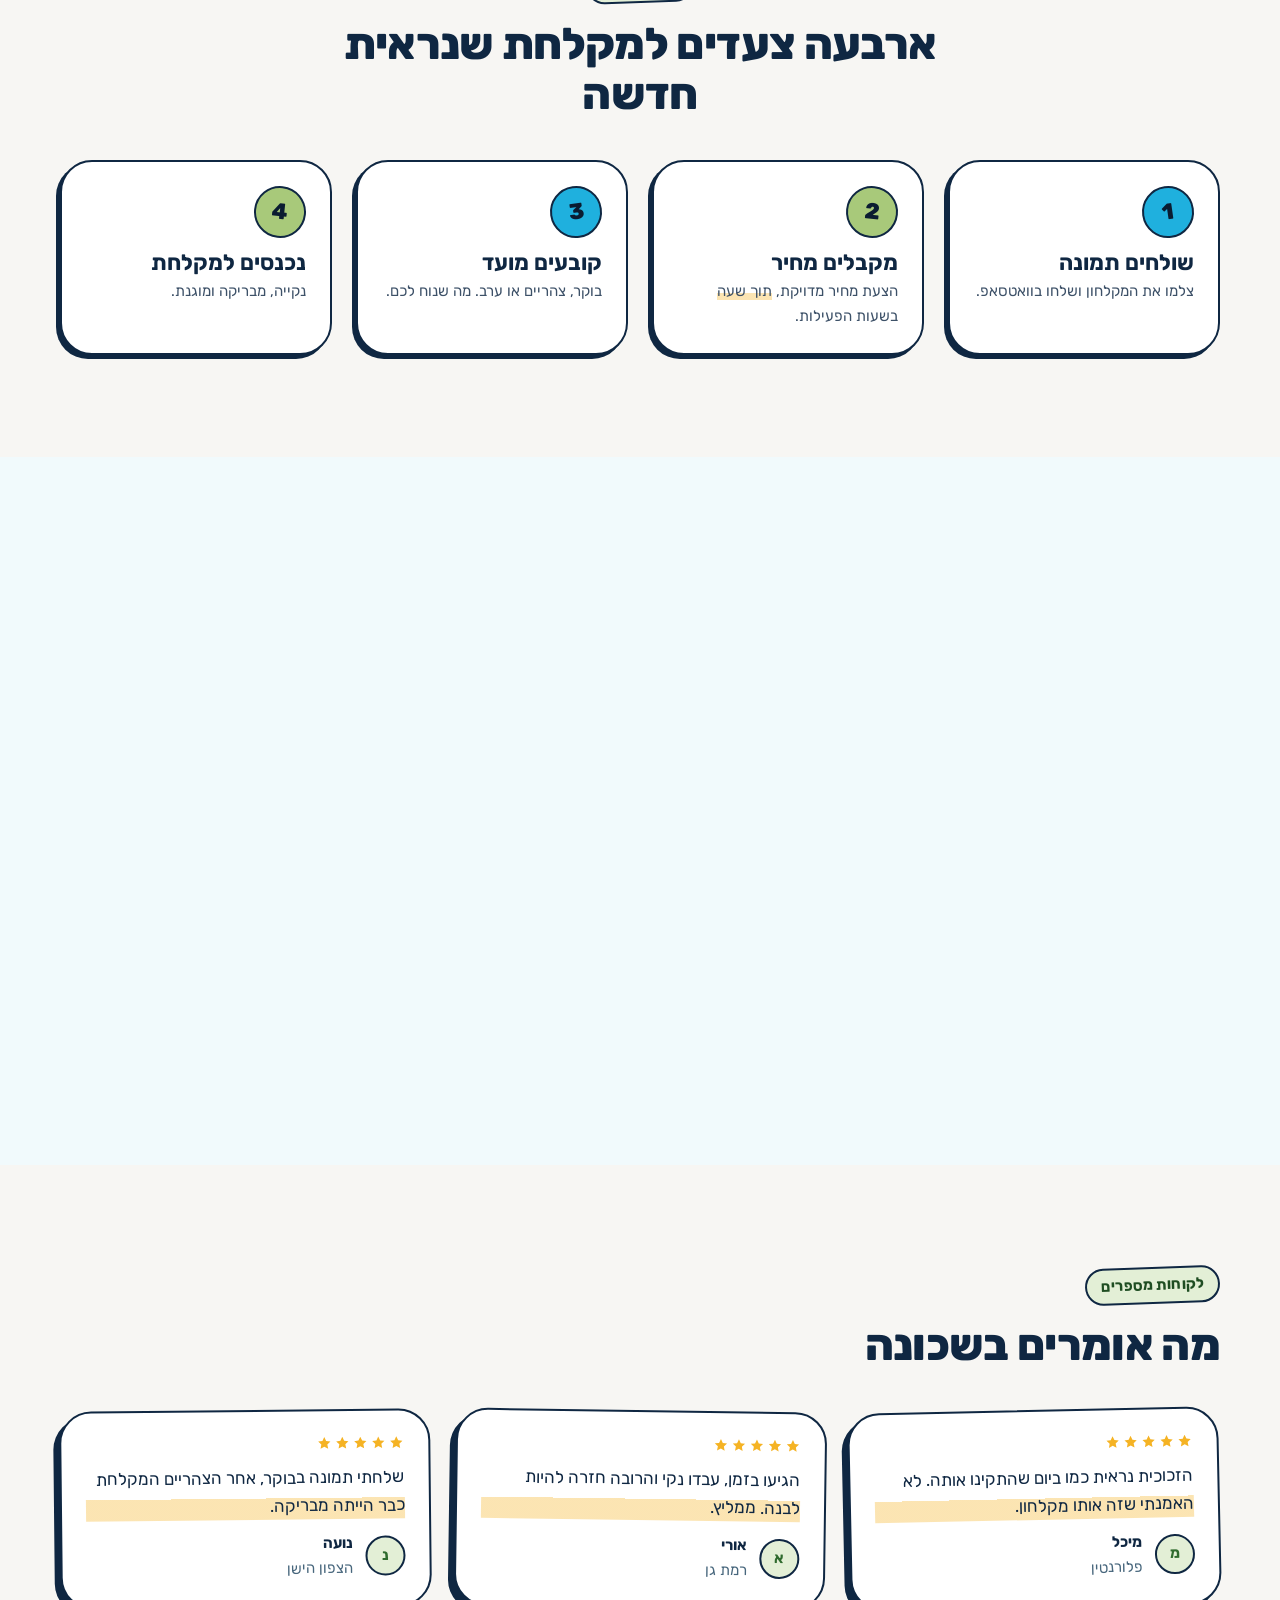
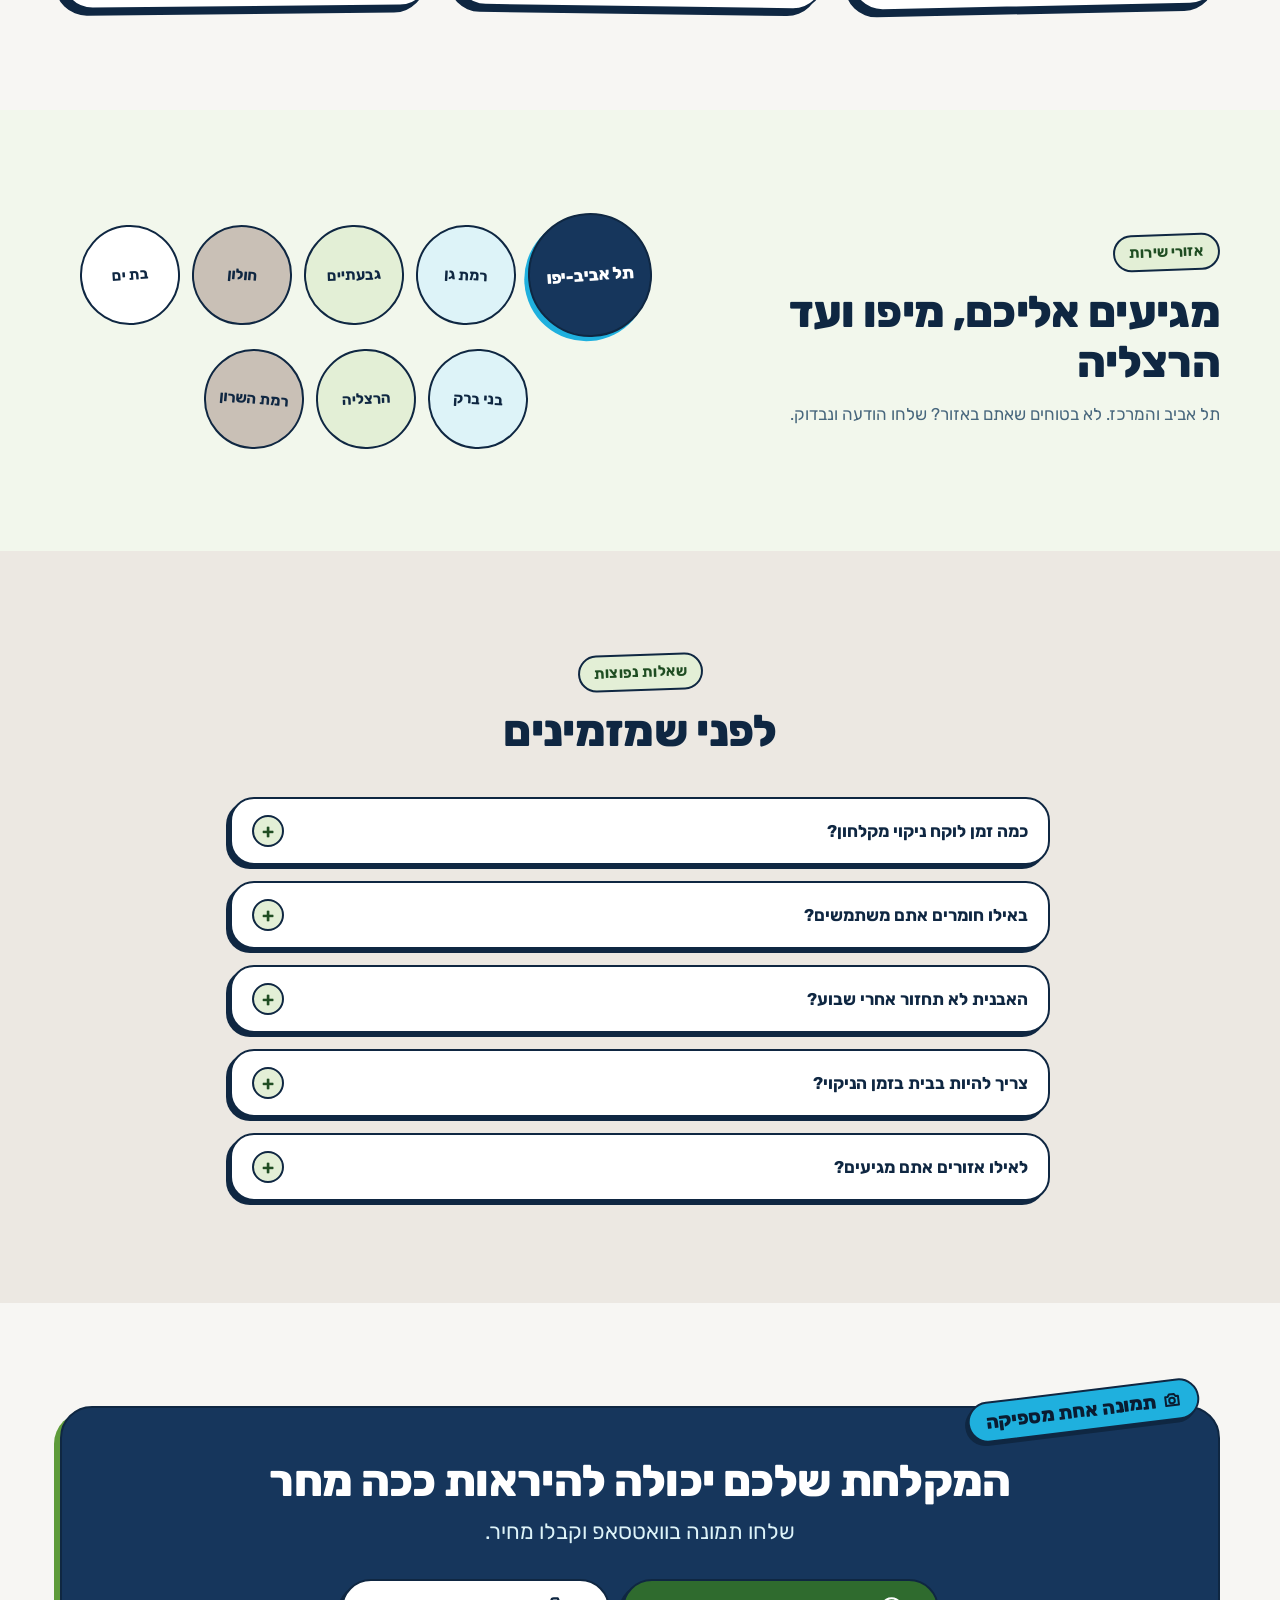
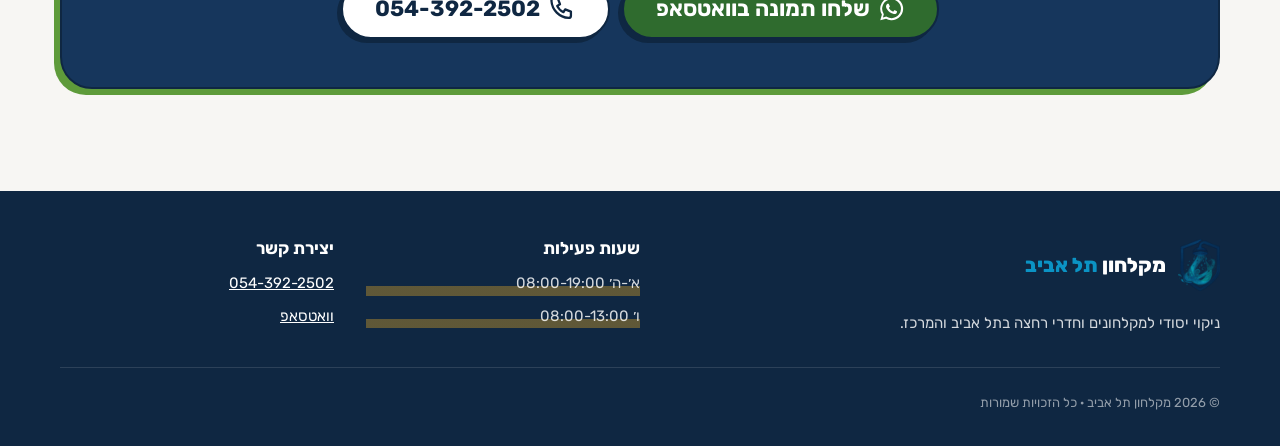
<file: versions/v4-terrazzo.html>
<!doctype html>
<html lang="he" dir="rtl">
<head>
<meta charset="utf-8">
<meta name="viewport" content="width=device-width, initial-scale=1, viewport-fit=cover">
<title>גרסה 4 · טרצו | מקלחון תל אביב</title>
<meta name="description" content="ניקוי יסודי למקלחון ולחדר הרחצה בתל אביב והמרכז: אבנית, עובש, רובה וסיליקון.">
<link rel="icon" href="../assets/img/favicon-32.png">
<link rel="preconnect" href="https://fonts.googleapis.com"><link rel="preconnect" href="https://fonts.gstatic.com" crossorigin>
<link href="https://fonts.googleapis.com/css2?family=Rubik:wght@400;500;700;800&display=swap" rel="stylesheet">
<link rel="stylesheet" href="../design-system/tokens.css">
<link rel="stylesheet" href="../design-system/components.css">
<style>
  /* גרסה 4: טרצו. שובבה ומקומית: רצפת הטרצו מהתמונה הופכת לטקסטורה של הדף,
     קווי מתאר נייבי עבים, צללים אטומים מוסטים ומדבקות מסובבות. */
  :root {
    --font-display: "Rubik", system-ui, sans-serif;
    --font-body: "Rubik", system-ui, sans-serif;
    --color-bg: var(--marble);
    --color-surface: var(--stone-100);
    --color-muted: var(--slate-600);
    --color-primary: var(--navy-800);
    --color-primary-soft: var(--aqua-100);
    --color-accent: var(--leaf-700);
    --color-accent-soft: var(--leaf-100);
    /* כיוון הצל: ב-RTL הצד inline-end הוא שמאל, לכן ההיסט האופקי שלילי */
    --sx: -1;
    --line: 2px solid var(--navy-900);
  }
  [dir="ltr"] { --sx: 1; }

  /* ---------- טקסטורת טרצו: שבבים לא סדירים, אריחים בגדלים ראשוניים כדי שלא תורגש חזרה ---------- */
  .terrazzo {
    background-color: var(--marble);
    background-image:
      radial-gradient(7px 4.5px at 22% 31%, var(--stone-300) 90%, transparent),
      radial-gradient(4.5px 5.5px at 25% 34%, var(--stone-300) 90%, transparent),
      radial-gradient(5px 3.5px at 64% 52%, var(--stone-300) 90%, transparent),
      radial-gradient(3.5px 3px at 37% 71%, var(--stone-500) 90%, transparent),
      radial-gradient(2.5px 2px at 74% 18%, var(--stone-500) 90%, transparent),
      radial-gradient(2px 1.5px at 51% 44%, var(--navy-400) 90%, transparent),
      radial-gradient(2.5px 2px at 13% 83%, var(--navy-400) 90%, transparent),
      radial-gradient(4px 2.5px at 82% 66%, var(--aqua-300) 90%, transparent),
      radial-gradient(2px 3px at 29% 12%, var(--aqua-300) 90%, transparent),
      radial-gradient(5px 3.5px at 58% 79%, var(--leaf-300) 90%, transparent),
      radial-gradient(3px 4px at 61% 82%, var(--leaf-300) 90%, transparent),
      radial-gradient(2.5px 2px at 88% 38%, var(--leaf-300) 90%, transparent),
      radial-gradient(1.2px 1.2px at 40% 60%, var(--stone-500) 90%, transparent),
      radial-gradient(1px 1px at 70% 30%, var(--stone-500) 90%, transparent),
      radial-gradient(1.5px 1px at 20% 50%, var(--stone-300) 90%, transparent),
      linear-gradient(160deg, var(--marble), var(--stone-100));
    background-size: 193px 181px, 193px 181px, 113px 97px, 89px 103px, 61px 71px, 107px 83px, 167px 139px,
      131px 109px, 79px 97px, 211px 197px, 211px 197px, 97px 151px, 19px 23px, 29px 17px, 37px 41px, 100% 100%;
  }

  /* ---------- שפה משותפת: מתאר עבה + צל אטום מוסט ---------- */
  .chunk, .card, .step, .faq details, .ba { --pc: var(--navy-900); border: var(--line); border-radius: var(--radius-xl); box-shadow: calc(var(--sx) * 6px) 6px 0 var(--pc); }
  .btn { --pc: var(--navy-900); border: var(--line); box-shadow: calc(var(--sx) * 4px) 4px 0 var(--pc); }
  .btn:hover { transform: translate(calc(var(--sx) * 2px), 2px); box-shadow: calc(var(--sx) * 2px) 2px 0 var(--pc); }
  .btn:active { transform: translate(calc(var(--sx) * 4px), 4px); box-shadow: none; }
  .btn--wa { --btn-bg: var(--leaf-700); }
  .btn--wa:hover { --btn-bg: var(--leaf-800); }
  .btn--outline { --btn-bg: var(--white); --btn-fg: var(--navy-900); }
  .btn--white { --btn-bg: var(--white); --btn-fg: var(--navy-900); }
  .icon-btn { border: var(--line); background: var(--aqua-100); }

  .eyebrow { padding: 4px 14px; border: var(--line); border-radius: var(--radius-pill); background: var(--leaf-100); color: var(--leaf-800); rotate: -2deg; }
  .eyebrow::before, .section-head--center .eyebrow::after { display: none; }
  .h2 { font-weight: var(--fw-black); letter-spacing: -0.015em; }
  .section-head .h2 { margin-block: var(--sp-4) var(--sp-3); }

  .sticker { position: absolute; z-index: 2; display: inline-flex; align-items: center; gap: 6px; padding: 8px 16px; border: var(--line); border-radius: var(--radius-pill);
    font-family: var(--font-display); font-weight: var(--fw-black); font-size: 1.2rem; line-height: 1.1; white-space: nowrap; box-shadow: calc(var(--sx) * 3px) 3px 0 var(--navy-900); }
  .sticker .icon { width: 1em; height: 1em; stroke-width: 2.5; }
  .sticker--aqua { background: var(--aqua-500); color: var(--navy-950); rotate: -7deg; }
  .sticker--leaf { background: var(--leaf-500); color: var(--white); rotate: 5deg; }

  /* ---------- כותרת ---------- */
  .site-header { padding-block: var(--sp-4) 0; }
  .site-header__bar { background: var(--white); border: var(--line); border-radius: var(--radius-xl); box-shadow: calc(var(--sx) * 4px) 4px 0 var(--navy-900); }
  .nav a:hover { color: var(--leaf-700); }

  /* ---------- גיבור ---------- */
  .hero { display: grid; gap: var(--sp-8); grid-template-areas: "copy" "photo" "actions"; padding-block: var(--sp-8) var(--sp-16); }
  .hero__copy { grid-area: copy; }
  .hero h1 { font-size: clamp(2.6rem, 1.5rem + 4.6vw, 4.75rem); font-weight: var(--fw-black); line-height: 0.98; letter-spacing: -0.025em; color: var(--navy-900); text-wrap: balance; }
  .mark { background: linear-gradient(transparent 60%, var(--aqua-300) 60% 92%, transparent 92%); padding-inline: 0.06em; }
  .hero .lead { margin-block-start: var(--sp-4); max-width: 32ch; color: var(--navy-800); font-weight: var(--fw-medium); }
  .photo { grid-area: photo; position: relative; margin-inline: 6px; }
  .photo__frame { aspect-ratio: 10 / 11; border: 3px solid var(--navy-900); border-radius: var(--radius-xl); box-shadow: calc(var(--sx) * 8px) 8px 0 var(--navy-900);
    background: var(--stone-100) url("../assets/img/hero-clean-900.webp") 50% 55% / cover no-repeat; }
  .photo .sticker--aqua { inset-block-start: -16px; inset-inline-start: -6px; }
  .photo .sticker--leaf { inset-block-end: 26px; inset-inline-end: -10px; }
  .hero__actions { grid-area: actions; display: grid; gap: var(--sp-5); }
  .hero .btn-row { flex-direction: column; }
  .rating { justify-self: start; background: var(--white); border: var(--line); border-radius: var(--radius-lg); }
  @media (min-width: 960px) {
    .hero { grid-template-columns: 1.05fr 0.95fr; grid-template-areas: "copy photo" "actions photo"; column-gap: var(--sp-16); row-gap: var(--sp-8); align-items: center; padding-block: var(--sp-12) var(--sp-20); }
    .hero__copy { align-self: end; }
    .hero__actions { align-self: start; }
    .hero .btn-row { flex-direction: row; }
    .photo { width: min(100%, 410px); margin-inline: auto; rotate: -2deg; }
    .photo__frame { aspect-ratio: auto; height: 520px; background-image: url("../assets/img/hero-clean-2k.webp"); }
    .photo .sticker { font-size: 1.4rem; padding: 10px 20px; }
    .photo .sticker--aqua { inset-block-start: 36px; inset-inline-start: -44px; }
    .photo .sticker--leaf { inset-block-end: 64px; inset-inline-end: -52px; }
  }

  /* ---------- בעיות ---------- */
  .problems { display: grid; grid-template-columns: repeat(2, 1fr); gap: var(--sp-4); }
  @media (min-width: 768px) { .problems { grid-template-columns: repeat(4, 1fr); gap: var(--sp-6); } }
  .problem { padding: var(--sp-5); background: var(--white); border-radius: var(--radius-lg); }
  .problem h3 { font-size: var(--fs-md); margin-block: var(--sp-3) var(--sp-1); }
  .problem p { font-size: var(--fs-sm); color: var(--color-ink-soft); line-height: 1.45; }
  .dot { display: grid; place-items: center; width: 48px; height: 48px; border-radius: 50%; border: var(--line); background: var(--aqua-100); color: var(--navy-900); }
  .dot .icon { width: 24px; height: 24px; }
  .problem:nth-child(even) .dot { background: var(--leaf-100); }

  /* ---------- שירותים: בנטו ---------- */
  .bento { display: grid; grid-template-columns: repeat(2, 1fr); gap: var(--sp-4); }
  .tile { display: flex; flex-direction: column; gap: var(--sp-3); padding: var(--sp-5); }
  .tile p { font-size: var(--fs-sm); color: var(--color-ink-soft); line-height: 1.5; }
  .tile .dot { background: var(--white); }
  .tile--big, .tile--wide { grid-column: span 2; }
  .tile--navy { --pc: var(--aqua-500); background: var(--navy-800); color: var(--white); }
  .tile--navy p { color: var(--aqua-100); }
  .tile--navy .dot { background: var(--aqua-500); }
  .tile--navy .ticks .icon { color: var(--leaf-300); }
  .tile--aqua { background: var(--aqua-100); }
  .tile--leaf { background: var(--leaf-100); }
  .tile--marble { background: var(--marble); }
  .tile--big h3 { font-size: var(--fs-xl); font-weight: var(--fw-black); }
  .tile--big .ticks { margin-block-start: auto; }
  .tile__from { font-family: var(--font-display); font-weight: var(--fw-black); font-size: var(--fs-lg); color: var(--aqua-300); }
  @media (min-width: 960px) {
    .bento { grid-template-columns: repeat(4, 1fr); grid-auto-rows: minmax(190px, auto); gap: var(--sp-6); }
    .tile { padding: var(--sp-6); }
    .tile--big { grid-row: span 2; padding: var(--sp-8); }
    .tile--wide-lg { grid-column: span 2; }
  }

  /* ---------- רצועת טרצו: לפני / אחרי ---------- */
  .ba-wrap { display: grid; gap: var(--sp-8); align-items: center; }
  @media (min-width: 900px) { .ba-wrap { grid-template-columns: 0.9fr 1.1fr; gap: var(--sp-12); } }
  .ba-card { background: var(--white); padding: var(--sp-8) var(--sp-6); }
  .ba-card .h2 { margin-block: var(--sp-4) var(--sp-3); }
  .ba-card .ticks { margin-block-start: var(--sp-6); font-size: var(--fs-md); }
  .ba { --pc: var(--leaf-500); border-width: 3px; }

  /* ---------- שלבים ---------- */
  .step { box-shadow: calc(var(--sx) * 4px) 4px 0 var(--pc); }
  .step::before { width: 52px; height: 52px; border: var(--line); background: var(--aqua-500); color: var(--navy-950); font-size: 1.4rem; rotate: -8deg; }
  .step:nth-child(even)::before { background: var(--leaf-300); rotate: 6deg; }
  @media (max-width: 959px) {
    .step { display: grid; grid-template-columns: auto 1fr; column-gap: var(--sp-4); align-items: center; padding: var(--sp-5); }
    .step::before { grid-row: span 2; margin: 0; }
  }

  /* ---------- מחירון ---------- */
  .price-card { padding: var(--sp-8) var(--sp-6) var(--sp-6); background: var(--white); }
  .price-card--featured { background: var(--leaf-700); color: var(--white); border: var(--line); box-shadow: calc(var(--sx) * 8px) 8px 0 var(--navy-900); }
  .price-card--featured .h3, .price-card--featured .price { color: var(--white); }
  .price-card--featured .price small { color: var(--leaf-100); }
  .price-card--featured .ticks .icon { color: var(--leaf-300); }
  .price-card__badge { inset-block-start: -20px; padding: 6px 16px; border: var(--line); background: var(--aqua-500); color: var(--navy-950); font-size: var(--fs-sm); font-weight: var(--fw-black); rotate: 5deg; }
  .price-card .btn { margin-block-start: auto; }
  @media (min-width: 960px) { .price-card--featured { rotate: -1.5deg; } }

  /* ---------- ביקורות ---------- */
  .review .avatar { border: var(--line); }
  @media (min-width: 960px) {
    .review:nth-child(1) { rotate: -1.2deg; }
    .review:nth-child(2) { rotate: 0.8deg; margin-block-start: var(--sp-6); }
    .review:nth-child(3) { rotate: -0.6deg; }
  }

  /* ---------- אזורי שירות: שבבי טרצו גדולים ---------- */
  .areas { background: var(--leaf-50); }
  .areas__wrap { display: grid; gap: var(--sp-6); align-items: center; }
  @media (min-width: 900px) { .areas__wrap { grid-template-columns: 0.9fr 1.1fr; gap: var(--sp-12); } }
  .spots { justify-content: center; align-items: center; gap: var(--sp-3); }
  .spots .tag { display: grid; place-items: center; width: 100px; height: 100px; padding: var(--sp-2); border: var(--line); border-radius: 50%;
    text-align: center; line-height: 1.2; font-weight: var(--fw-bold); background: var(--white); rotate: -4deg; }
  .spots .tag:nth-child(4n+2) { background: var(--aqua-100); rotate: 3deg; }
  .spots .tag:nth-child(4n+3) { background: var(--leaf-100); rotate: -2deg; }
  .spots .tag:nth-child(4n) { background: var(--stone-300); rotate: 5deg; }
  .spots .tag--main { width: 124px; height: 124px;background: var(--navy-800); color: var(--white); font-size: var(--fs-md); font-weight: var(--fw-black); box-shadow: calc(var(--sx) * 4px) 4px 0 var(--aqua-500); }

  /* ---------- שאלות ---------- */
  .faq { gap: var(--sp-4); }
  .faq details { border-radius: var(--radius-lg); box-shadow: calc(var(--sx) * 4px) 4px 0 var(--pc); }
  .faq details[open] { background: var(--aqua-50); }
  .faq summary::after { border: var(--line); background: var(--leaf-100); color: var(--leaf-800); width: 32px; height: 32px; }

  /* ---------- קריאה לפעולה ---------- */
  .cta { --pc: var(--leaf-500); position: relative; padding: var(--sp-12) var(--sp-6); background: var(--navy-800); color: var(--white); text-align: center; }
  .cta .h2 { color: var(--white); text-wrap: balance; }
  .cta .lead { color: var(--aqua-100); margin-block-start: var(--sp-3); }
  .cta .btn-row { justify-content: center; margin-block-start: var(--sp-8); }
  .cta .sticker--aqua { inset-block-start: -18px; inset-inline-start: 18px; }

  .mobile-bar { grid-template-columns: minmax(0, 1fr) minmax(0, 1.8fr); background: var(--marble); border-top: var(--line); gap: var(--sp-3); padding-block-start: var(--sp-3); }
  .mobile-bar .btn { padding-inline: var(--sp-3); }
</style>
</head>
<body class="has-mobile-bar">
<div class="draft-banner">טיוטת עיצוב · גרסה 4 מתוך 5 · טרצו · מחירים, ביקורות ומספרים הם דוגמה · <a href="../plan.html">חזרה לתוכנית</a></div>

<div class="terrazzo" id="top">
  <header class="site-header">
    <div class="container">
      <div class="site-header__bar">
        <a class="brand" href="#top">
          <img class="brand__icon" src="../assets/img/logo-icon-256.png" alt="" width="42" height="52">
          <span><span class="brand__name">מקלחון <b>תל אביב</b></span><span class="brand__tag">ניקוי מקלחונים וחדרי רחצה</span></span>
        </a>
        <nav class="nav" aria-label="ניווט ראשי">
          <a href="#services">שירותים</a><a href="#before-after">לפני ואחרי</a><a href="#pricing">מחירון</a><a href="#faq">שאלות</a>
        </nav>
        <div class="header-actions">
          <a class="icon-btn" data-tel aria-label="להתקשר"><svg class="icon"><use href="#i-phone"/></svg></a>
          <a class="btn btn--wa btn--sm" data-wa aria-label="וואטסאפ"><svg class="icon"><use href="#i-wa"/></svg><span class="hide-sm">וואטסאפ</span></a>
        </div>
      </div>
    </div>
  </header>

  <section class="hero container">
    <div class="hero__copy">
      <h1>הניקוי היסודי והעמוק ביותר <span class="mark">למקלחון</span></h1>
      <p class="lead">נפרדים מהאבנית, העובש והכתמים. משרתים את תל אביב והמרכז.</p>
    </div>
    <div class="photo">
      <div class="photo__frame" role="img" aria-label="חדר רחצה מואר עם מקלחון זכוכית נקי, רצפת טרצו וצמח פוטוס בחלון"></div>
      <span class="sticker sticker--aqua"><svg class="icon"><use href="#i-drop"/></svg>בלי אבנית</span>
      <span class="sticker sticker--leaf"><svg class="icon"><use href="#i-leaf"/></svg>ירוק ובטוח לבית</span>
    </div>
    <div class="hero__actions">
      <div class="btn-row">
        <a class="btn btn--wa btn--lg" data-wa><svg class="icon"><use href="#i-wa"/></svg>להזמנת ניקוי</a>
        <a class="btn btn--outline btn--lg" href="#pricing">לצפייה במחירון</a>
      </div>
      <div class="rating">
        <span class="rating__stars" aria-hidden="true"><svg class="icon"><use href="#i-star"/></svg><svg class="icon"><use href="#i-star"/></svg><svg class="icon"><use href="#i-star"/></svg><svg class="icon"><use href="#i-star"/></svg><svg class="icon"><use href="#i-star"/></svg></span>
        <span><strong class="ph">4.9</strong> מתוך 5 · <span class="ph">מעל 150 לקוחות</span> בתל אביב</span>
      </div>
    </div>
  </section>
</div>

<section class="section">
  <div class="container">
    <div class="section-head reveal">
      <span class="eyebrow">מכירים את זה?</span>
      <h2 class="h2">מה שספוג וחומר מהסופר לא מורידים</h2>
      <p class="muted">המים בתל אביב קשים. אחרי כמה חודשים הזכוכית מאפירה והרובה משחירה.</p>
    </div>
    <div class="problems">
      <div class="problem chunk reveal"><span class="dot"><svg class="icon"><use href="#i-glass"/></svg></span><h3>אבנית על הזכוכית</h3><p>שכבה לבנה ועכורה שחוזרת אחרי כל מקלחת.</p></div>
      <div class="problem chunk reveal"><span class="dot"><svg class="icon"><use href="#i-grid"/></svg></span><h3>עובש ברובה</h3><p>קווים שחורים בין האריחים ובפינות.</p></div>
      <div class="problem chunk reveal"><span class="dot"><svg class="icon"><use href="#i-drop"/></svg></span><h3>סיליקון שחור</h3><p>איטום ישן שספג רטיבות ונראה מלוכלך תמיד.</p></div>
      <div class="problem chunk reveal"><span class="dot"><svg class="icon"><use href="#i-faucet"/></svg></span><h3>ברזים סתומים</h3><p>ראש מקלחת חלש וכתמי מים על הכרום.</p></div>
    </div>
  </div>
</section>

<section class="section section--stone" id="services">
  <div class="container">
    <div class="section-head reveal">
      <span class="eyebrow">השירותים</span>
      <h2 class="h2">כל חדר הרחצה, מהזכוכית ועד הרובה</h2>
    </div>
    <div class="bento">
      <article class="tile chunk tile--navy tile--big reveal">
        <span class="dot"><svg class="icon"><use href="#i-glass"/></svg></span>
        <h3>ניקוי מקלחון יסודי</h3>
        <p>זכוכית, מסילות, ידיות ומגש, כולל הסרת אבנית מלאה.</p>
        <ul class="ticks"><li><svg class="icon"><use href="#i-check"/></svg>הסרת אבנית מהזכוכית</li><li><svg class="icon"><use href="#i-check"/></svg>מסילות, ידיות ומגש</li><li><svg class="icon"><use href="#i-check"/></svg>ברזים וראש מקלחת</li></ul>
        <span class="tile__from">החל מ-<span class="ph">₪350</span></span>
      </article>
      <article class="tile chunk tile--aqua reveal"><span class="dot"><svg class="icon"><use href="#i-grid"/></svg></span><h3 class="h3">ניקוי וחידוש רובה</h3><p>ניקוי עמוק בין האריחים והחזרת הצבע המקורי.</p></article>
      <article class="tile chunk tile--leaf reveal"><span class="dot"><svg class="icon"><use href="#i-drop"/></svg></span><h3 class="h3">החלפת סיליקון</h3><p>הסרת האיטום הישן והשחור ואיטום חדש ונקי.</p></article>
      <article class="tile chunk tile--marble tile--wide reveal"><span class="dot"><svg class="icon"><use href="#i-shield"/></svg></span><h3 class="h3">ציפוי מגן לזכוכית</h3><p>שכבה שקופה שמאטה את חזרת האבנית והכתמים.</p></article>
      <article class="tile chunk tile--aqua tile--wide-lg reveal"><span class="dot"><svg class="icon"><use href="#i-faucet"/></svg></span><h3 class="h3">ברזים וראש מקלחת</h3><p>פירוק אבנית מהברזים, מהפיה ומראש המקלחת.</p></article>
      <article class="tile chunk tile--leaf tile--wide-lg reveal"><span class="dot"><svg class="icon"><use href="#i-sparkle"/></svg></span><h3 class="h3">חדר רחצה מלא</h3><p>אסלה, כיור, אריחים, מראות ורצפה בביקור אחד.</p></article>
    </div>
  </div>
</section>

<section class="section terrazzo" id="before-after">
  <div class="container ba-wrap">
    <div class="ba-card chunk reveal">
      <span class="eyebrow">לפני ואחרי</span>
      <h2 class="h2">גררו וראו את ההבדל</h2>
      <p class="lead">כאן יופיעו תמונות אמיתיות מעבודות שלכם. כרגע זו הדמיה מאותה תמונה.</p>
      <ul class="ticks">
        <li><svg class="icon"><use href="#i-check"/></svg>זכוכית שקופה בלי שכבה לבנה</li>
        <li><svg class="icon"><use href="#i-check"/></svg>רובה בהירה ואחידה</li>
        <li><svg class="icon"><use href="#i-check"/></svg>ברזים מבריקים</li>
      </ul>
    </div>
    <div class="ba reveal">
      <img class="ba__img" src="../assets/img/hero-clean-900.webp" alt="אחרי הניקוי">
      <img class="ba__img ba__before" src="../assets/img/hero-clean-900.webp" alt="לפני הניקוי (הדמיה)">
      <span class="ba__handle"></span>
      <span class="ba__label ba__label--before">לפני</span><span class="ba__label ba__label--after">אחרי</span>
      <input type="range" min="0" max="100" value="50" dir="ltr" aria-label="השוואת לפני ואחרי">
    </div>
  </div>
</section>

<section class="section">
  <div class="container">
    <div class="section-head section-head--center reveal">
      <span class="eyebrow">איך זה עובד</span>
      <h2 class="h2">ארבעה צעדים למקלחת שנראית חדשה</h2>
    </div>
    <ol class="steps">
      <li class="step reveal"><h3 class="h3">שולחים תמונה</h3><p>צלמו את המקלחון ושלחו בוואטסאפ.</p></li>
      <li class="step reveal"><h3 class="h3">מקבלים מחיר</h3><p>הצעת מחיר מדויקת, <span class="ph">תוך שעה</span> בשעות הפעילות.</p></li>
      <li class="step reveal"><h3 class="h3">קובעים מועד</h3><p>בוקר, צהריים או ערב. מה שנוח לכם.</p></li>
      <li class="step reveal"><h3 class="h3">נכנסים למקלחת</h3><p>נקייה, מבריקה ומוגנת.</p></li>
    </ol>
  </div>
</section>

<section class="section section--tint" id="pricing">
  <div class="container">
    <div class="section-head section-head--center reveal">
      <span class="eyebrow">מחירון</span>
      <h2 class="h2">מחיר ברור לפני שמתחילים</h2>
      <p class="muted">המחיר הסופי לפי גודל ומצב. שולחים תמונה ומקבלים מחיר מדויק.</p>
    </div>
    <div class="grid grid--3">
      <article class="card price-card reveal"><h3 class="h3">ניקוי מקלחון</h3><div class="price"><small>החל מ-</small><span class="ph">₪350</span></div>
        <ul class="ticks"><li><svg class="icon"><use href="#i-check"/></svg>הסרת אבנית מהזכוכית</li><li><svg class="icon"><use href="#i-check"/></svg>מסילות, ידיות ומגש</li><li><svg class="icon"><use href="#i-check"/></svg>ברזים וראש מקלחת</li></ul>
        <a class="btn btn--outline btn--block" data-wa="היי, אשמח להצעת מחיר לניקוי מקלחון">להצעת מחיר</a></article>
      <article class="card price-card price-card--featured reveal"><span class="price-card__badge">הכי מבוקש</span><h3 class="h3">מקלחון + ציפוי מגן</h3><div class="price"><small>החל מ-</small><span class="ph">₪550</span></div>
        <ul class="ticks"><li><svg class="icon"><use href="#i-check"/></svg>כל מה שבניקוי המקלחון</li><li><svg class="icon"><use href="#i-check"/></svg>ציפוי מגן שקוף לזכוכית</li><li><svg class="icon"><use href="#i-check"/></svg>ניקוי רובה במקלחון</li></ul>
        <a class="btn btn--white btn--block" data-wa="היי, אשמח להצעת מחיר למקלחון עם ציפוי מגן">להצעת מחיר</a></article>
      <article class="card price-card reveal"><h3 class="h3">חדר רחצה מלא</h3><div class="price"><small>החל מ-</small><span class="ph">₪750</span></div>
        <ul class="ticks"><li><svg class="icon"><use href="#i-check"/></svg>מקלחון, אסלה וכיור</li><li><svg class="icon"><use href="#i-check"/></svg>אריחים, מראות ורצפה</li><li><svg class="icon"><use href="#i-check"/></svg>רובה בכל החדר</li></ul>
        <a class="btn btn--outline btn--block" data-wa="היי, אשמח להצעת מחיר לחדר רחצה מלא">להצעת מחיר</a></article>
    </div>
  </div>
</section>

<section class="section">
  <div class="container">
    <div class="section-head reveal"><span class="eyebrow">לקוחות מספרים</span><h2 class="h2">מה אומרים בשכונה</h2></div>
    <div class="grid grid--3">
      <figure class="card review reveal" style="margin:0"><span class="rating__stars"><svg class="icon"><use href="#i-star"/></svg><svg class="icon"><use href="#i-star"/></svg><svg class="icon"><use href="#i-star"/></svg><svg class="icon"><use href="#i-star"/></svg><svg class="icon"><use href="#i-star"/></svg></span><blockquote class="review__text ph" style="margin:0">הזכוכית נראית כמו ביום שהתקינו אותה. לא האמנתי שזה אותו מקלחון.</blockquote><figcaption class="review__who"><span class="avatar">מ</span><span><b>מיכל</b><br><span class="muted">פלורנטין</span></span></figcaption></figure>
      <figure class="card review reveal" style="margin:0"><span class="rating__stars"><svg class="icon"><use href="#i-star"/></svg><svg class="icon"><use href="#i-star"/></svg><svg class="icon"><use href="#i-star"/></svg><svg class="icon"><use href="#i-star"/></svg><svg class="icon"><use href="#i-star"/></svg></span><blockquote class="review__text ph" style="margin:0">הגיעו בזמן, עבדו נקי והרובה חזרה להיות לבנה. ממליץ.</blockquote><figcaption class="review__who"><span class="avatar">א</span><span><b>אורי</b><br><span class="muted">רמת גן</span></span></figcaption></figure>
      <figure class="card review reveal" style="margin:0"><span class="rating__stars"><svg class="icon"><use href="#i-star"/></svg><svg class="icon"><use href="#i-star"/></svg><svg class="icon"><use href="#i-star"/></svg><svg class="icon"><use href="#i-star"/></svg><svg class="icon"><use href="#i-star"/></svg></span><blockquote class="review__text ph" style="margin:0">שלחתי תמונה בבוקר, אחר הצהריים המקלחת כבר הייתה מבריקה.</blockquote><figcaption class="review__who"><span class="avatar">נ</span><span><b>נועה</b><br><span class="muted">הצפון הישן</span></span></figcaption></figure>
    </div>
  </div>
</section>

<section class="section areas">
  <div class="container areas__wrap">
    <div class="section-head reveal" style="margin:0">
      <span class="eyebrow">אזורי שירות</span>
      <h2 class="h2">מגיעים אליכם, מיפו ועד הרצליה</h2>
      <p class="muted">תל אביב והמרכז. לא בטוחים שאתם באזור? שלחו הודעה ונבדוק.</p>
    </div>
    <ul class="tags spots reveal">
      <li class="tag tag--main">תל אביב-יפו</li><li class="tag">רמת גן</li><li class="tag">גבעתיים</li><li class="tag">חולון</li>
      <li class="tag">בת ים</li><li class="tag">בני ברק</li><li class="tag">הרצליה</li><li class="tag">רמת השרון</li>
    </ul>
  </div>
</section>

<section class="section section--stone" id="faq">
  <div class="container" style="max-width:820px">
    <div class="section-head section-head--center reveal"><span class="eyebrow">שאלות נפוצות</span><h2 class="h2">לפני שמזמינים</h2></div>
    <div class="faq">
      <details><summary>כמה זמן לוקח ניקוי מקלחון?</summary><p>בדרך כלל <span class="ph">שעתיים עד שלוש</span>. חדר רחצה מלא לוקח יותר.</p></details>
      <details><summary>באילו חומרים אתם משתמשים?</summary><p>חומרים מקצועיים שבטוחים לזכוכית, לשיש ולאריחים. אפשר לבקש חומרים ידידותיים לסביבה.</p></details>
      <details><summary>האבנית לא תחזור אחרי שבוע?</summary><p>האבנית חוזרת עם הזמן כי המים קשים. ציפוי המגן מאט אותה מאוד, ונשאיר לכם טיפים לתחזוקה.</p></details>
      <details><summary>צריך להיות בבית בזמן הניקוי?</summary><p>לא חייבים. אפשר להשאיר מפתח או לתאם עם השכנים.</p></details>
      <details><summary>לאילו אזורים אתם מגיעים?</summary><p>תל אביב-יפו, רמת גן, גבעתיים, חולון, בת ים, בני ברק, הרצליה ורמת השרון.</p></details>
    </div>
  </div>
</section>

<section class="section">
  <div class="container">
    <div class="cta chunk reveal">
      <span class="sticker sticker--aqua"><svg class="icon"><use href="#i-camera"/></svg>תמונה אחת מספיקה</span>
      <h2 class="h2">המקלחת שלכם יכולה להיראות ככה מחר</h2>
      <p class="lead">שלחו תמונה בוואטסאפ וקבלו מחיר.</p>
      <div class="btn-row">
        <a class="btn btn--wa btn--lg" data-wa><svg class="icon"><use href="#i-wa"/></svg>שלחו תמונה בוואטסאפ</a>
        <a class="btn btn--white btn--lg" data-tel><svg class="icon"><use href="#i-phone"/></svg><span data-phone-text></span></a>
      </div>
    </div>
  </div>
</section>

<footer class="footer">
  <div class="container">
    <div class="footer__grid">
      <div><a class="brand" href="#top"><img class="brand__icon" src="../assets/img/logo-icon-256.png" alt="" width="42" height="52"><span class="brand__name" style="color:#fff">מקלחון <b>תל אביב</b></span></a>
        <p style="margin-block-start:var(--sp-3);max-width:340px">ניקוי יסודי למקלחונים וחדרי רחצה בתל אביב והמרכז.</p></div>
      <div><h4>שעות פעילות</h4><ul><li class="ph">א׳-ה׳ 08:00-19:00</li><li class="ph">ו׳ 08:00-13:00</li></ul></div>
      <div><h4>יצירת קשר</h4><ul><li><a data-tel><span data-phone-text></span></a></li><li><a data-wa>וואטסאפ</a></li></ul></div>
    </div>
    <div class="footer__bottom">© 2026 מקלחון תל אביב · כל הזכויות שמורות</div>
  </div>
</footer>

<div class="mobile-bar">
  <a class="btn btn--outline" data-tel><svg class="icon"><use href="#i-phone"/></svg>חייגו</a>
  <a class="btn btn--wa" data-wa><svg class="icon"><use href="#i-wa"/></svg>הצעת מחיר בוואטסאפ</a>
</div>

<script src="../design-system/site.js"></script>
</body>
</html>
</file>
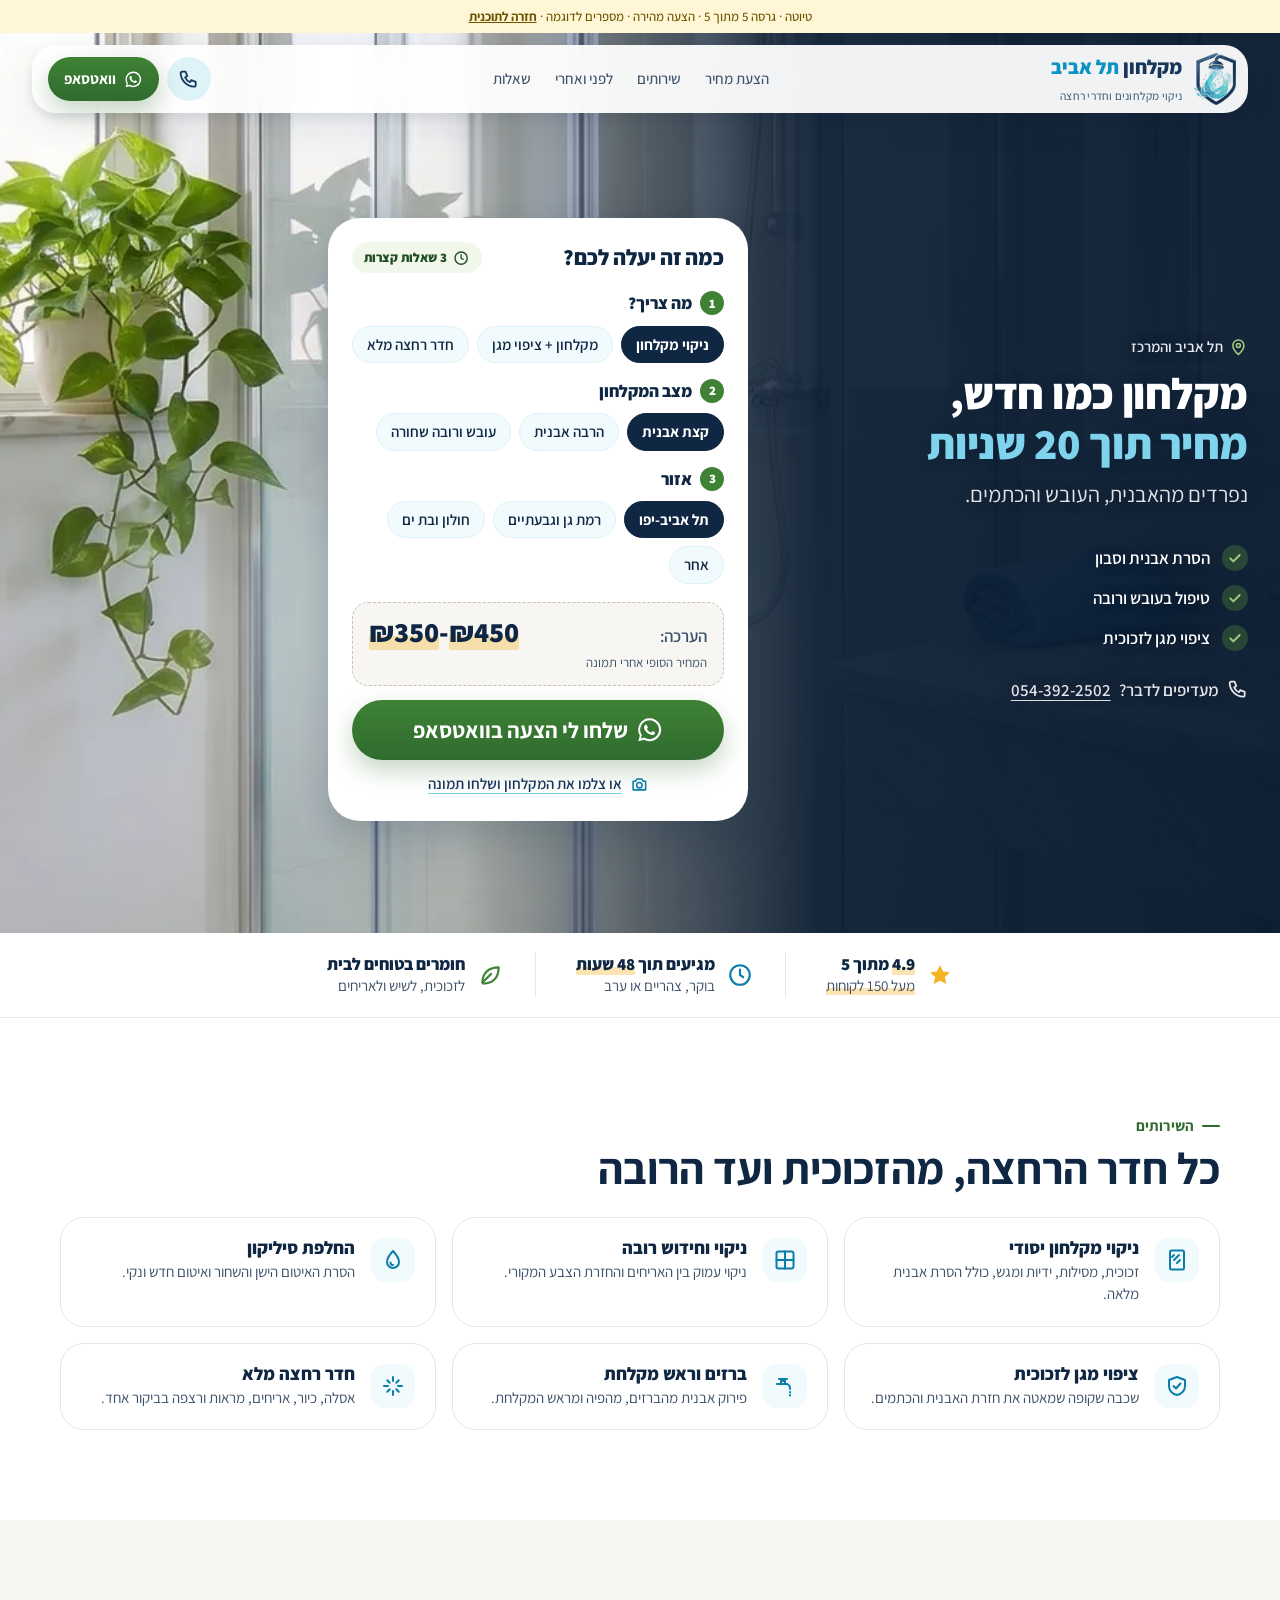
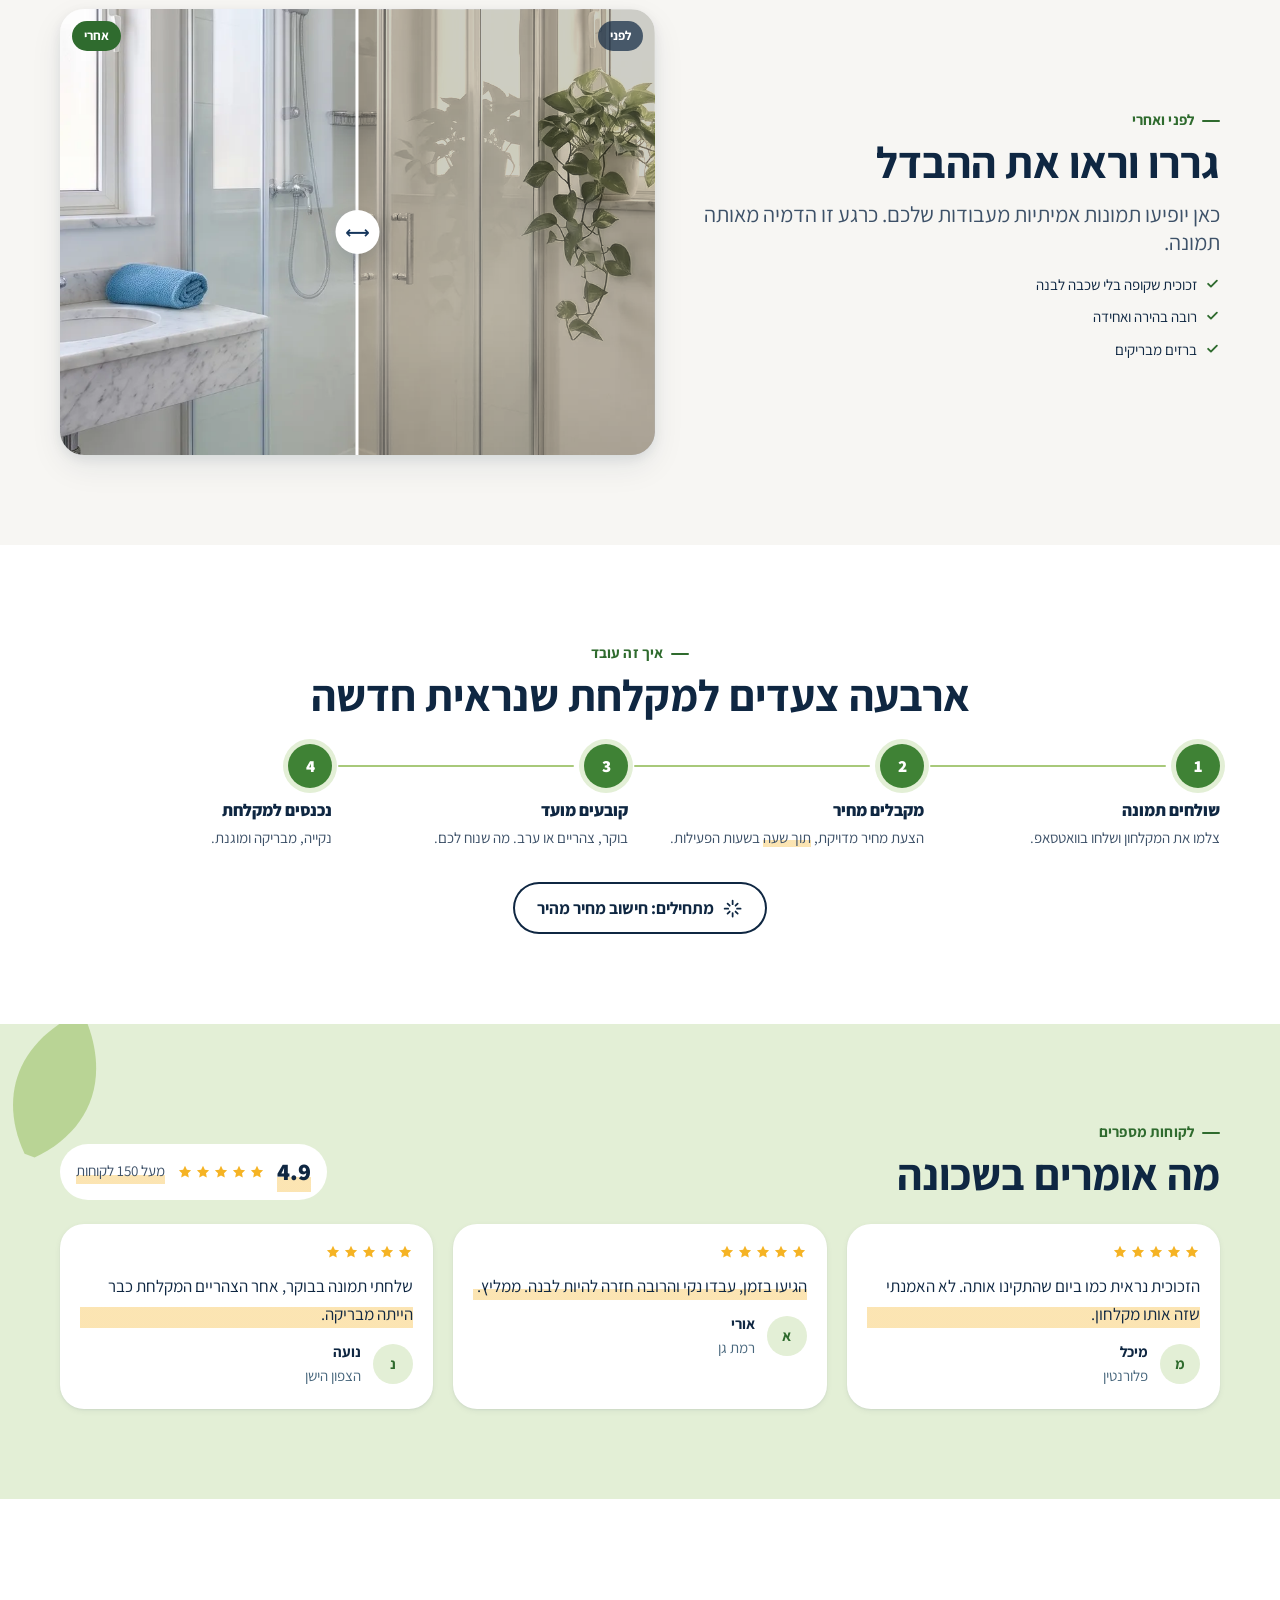
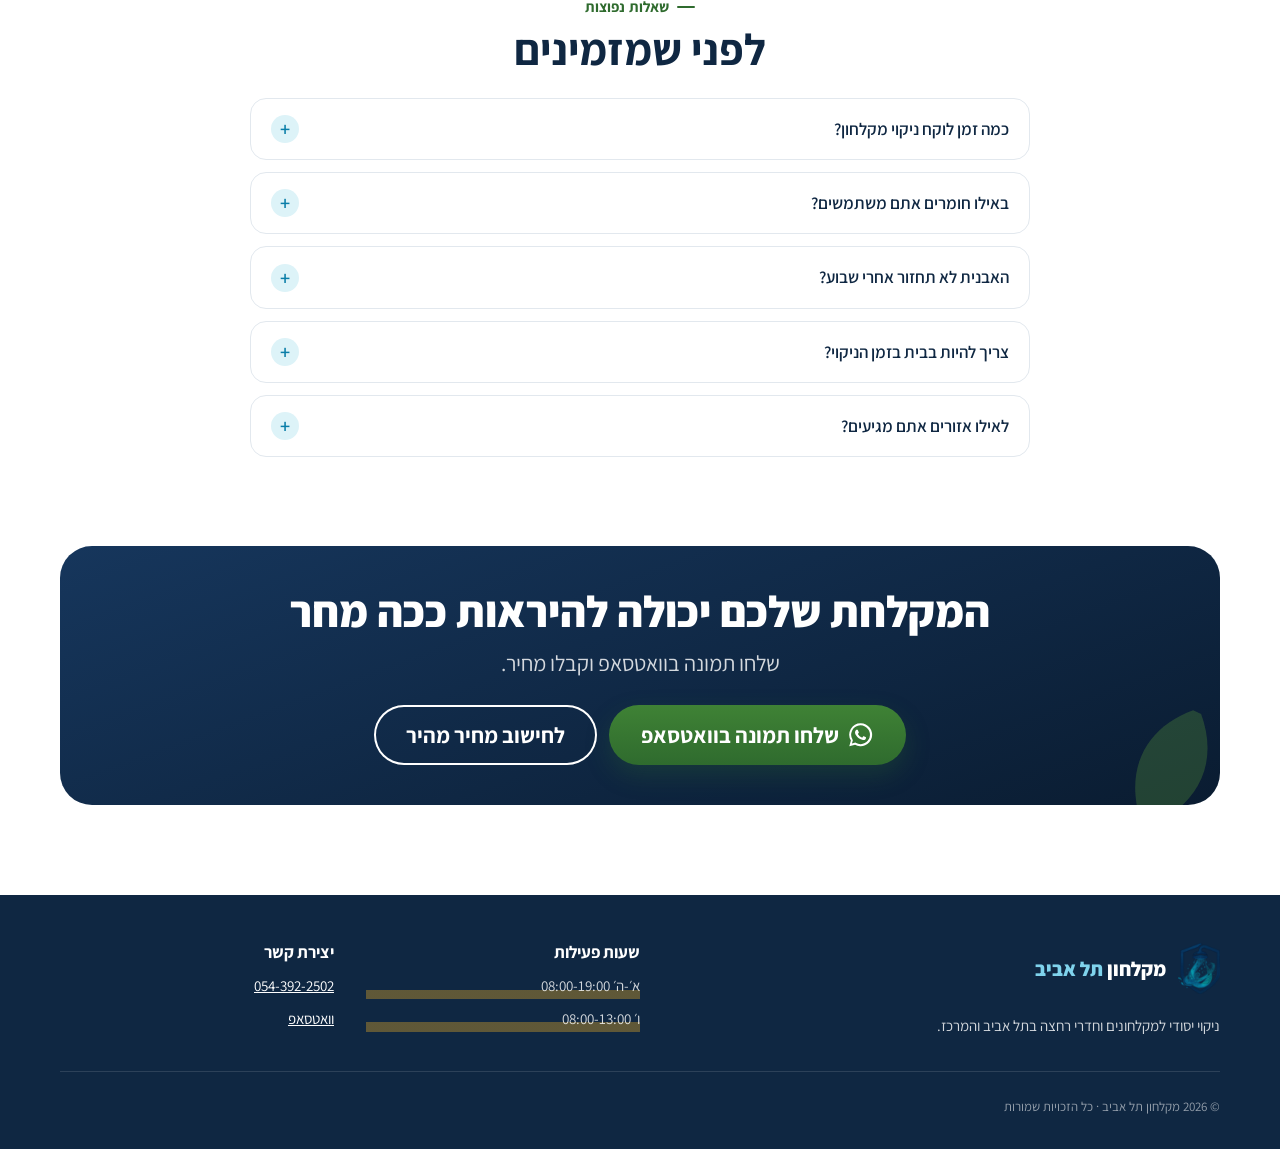
<file: versions/v5-quote.html>
<!doctype html>
<html lang="he" dir="rtl">
<head>
<meta charset="utf-8">
<meta name="viewport" content="width=device-width, initial-scale=1, viewport-fit=cover">
<title>גרסה 5 · הצעה מהירה | מקלחון תל אביב</title>
<meta name="description" content="הצעת מחיר לניקוי מקלחון בתל אביב תוך 20 שניות: בוחרים שירות, מצב ואזור ושולחים בוואטסאפ.">
<link rel="icon" href="../assets/img/favicon-32.png">
<link rel="preconnect" href="https://fonts.googleapis.com"><link rel="preconnect" href="https://fonts.gstatic.com" crossorigin>
<link href="https://fonts.googleapis.com/css2?family=Assistant:wght@400;600;800&display=swap" rel="stylesheet">
<link rel="stylesheet" href="../design-system/tokens.css">
<link rel="stylesheet" href="../design-system/components.css">
<style>
  /* גרסה 5: הצעה מהירה. המרה קודם: כרטיס הצעת מחיר בשלושה צעדים הוא הכוכב, הכל מוביל לוואטסאפ */
  :root {
    --font-display: "Assistant", system-ui, sans-serif;
    --font-body: "Assistant", system-ui, sans-serif;
    --color-accent: var(--leaf-700);
    --color-accent-soft: var(--leaf-100);
    --color-muted: var(--slate-600);
    --color-surface: var(--marble);
  }
  .wide { width: min(100% - 2 * var(--gutter), 1240px); margin-inline: auto; }
  .sec { padding-block: clamp(48px, 7vw, 96px); }
  .sec-head { margin-block-end: var(--sp-6); }
  .sec-head .h2 { margin-block-start: var(--sp-1); }
  .sec-head--center { text-align: center; }

  /* כפתור וואטסאפ בירוק של הצמח (ניגודיות טובה יותר מהירוק הבהיר) */
  .btn--leafwa { --btn-bg: linear-gradient(180deg, var(--leaf-600), var(--leaf-700)); background: var(--btn-bg); box-shadow: 0 10px 24px rgb(47 107 46 / 0.28); }
  .btn--leafwa:hover { background: linear-gradient(180deg, var(--leaf-700), var(--leaf-800)); }

  /* ---------- גיבור ---------- */
  .hero { position: relative; isolation: isolate; background: var(--color-surface); }
  .hero__media { position: absolute; inset-inline: 0; inset-block-start: 0; height: 100svh; z-index: -1; overflow: hidden; }
  /* הגדלה קלה מהתחתית: מסתירה את התפרים בשולי התמונה ומרימה את הצמח מעל השיפוע */
  .hero__media img { width: 100%; height: 100%; object-fit: cover; object-position: 50% 50%; }
  .hero__media::after { content: ""; position: absolute; inset: 0;
    background: linear-gradient(to top, rgb(10 28 49 / 0.97) 0%, rgb(10 28 49 / 0.92) 36%, rgb(10 28 49 / 0.5) 50%, rgb(10 28 49 / 0) 64%); }
  .hero .site-header { position: absolute; inset-inline: 0; inset-block-start: 0; z-index: 5; }
  .hero .site-header__bar { background: rgb(255 255 255 / 0.94); box-shadow: var(--shadow-md); backdrop-filter: blur(12px); -webkit-backdrop-filter: blur(12px); }
  .site-header .btn--leafwa { min-height: 44px; }

  .hero__intro { min-height: calc(100svh - 150px); display: flex; flex-direction: column; justify-content: flex-end; padding-block: 104px var(--sp-6); color: var(--white); text-shadow: 0 1px 14px rgb(10 28 49 / 0.35); }
  .hero__loc { display: inline-flex; align-items: center; gap: 6px; font-size: var(--fs-sm); font-weight: 600; color: rgb(255 255 255 / 0.9); }
  .hero__loc .icon { color: var(--leaf-300); }
  .hero h1 { margin-block-start: var(--sp-2); font-size: var(--fs-3xl); font-weight: 800; letter-spacing: -0.01em; text-wrap: balance; }
  .hero h1 span { display: block; color: var(--aqua-300); }
  .hero__lead { margin-block-start: var(--sp-2); font-size: var(--fs-lg); color: rgb(255 255 255 / 0.88); }
  .hero__ticks, .hero__call { display: none; }

  /* ---------- כרטיס הצעה מהירה ---------- */
  .quote { position: relative; background: var(--white); border-radius: var(--radius-xl); box-shadow: var(--shadow-lg); padding: 18px; scroll-margin-block-start: 16px; }
  .quote__head { display: flex; align-items: center; justify-content: space-between; gap: var(--sp-3); margin-block-end: var(--sp-4); }
  .quote__title { font-size: 1.375rem; font-weight: 800; color: var(--navy-900); }
  .quote__timer { flex: none; display: inline-flex; align-items: center; gap: 6px; padding: 5px 12px; border-radius: var(--radius-pill); background: var(--leaf-50); color: var(--leaf-800); font-size: var(--fs-xs); font-weight: 800; }
  .q-step { border: 0; margin: 0; padding: 0; min-width: 0; }
  .q-step + .q-step { margin-block-start: 14px; }
  .q-step legend { display: flex; align-items: center; gap: var(--sp-2); padding: 0; margin-block-end: var(--sp-2); font-weight: 800; color: var(--navy-900); }
  .q-num { display: grid; place-items: center; width: 24px; height: 24px; border-radius: 50%; background: var(--leaf-600); color: var(--white); font-size: 0.8125rem; }
  .quote .seg { position: relative; gap: 8px; }
  .quote .seg label { padding: 8px 14px; line-height: 1.3; font-weight: 600; color: var(--navy-900); background: var(--aqua-50); border-color: var(--aqua-100); transition: background var(--dur-fast), border-color var(--dur-fast), color var(--dur-fast); }
  .quote .seg label:hover { border-color: var(--aqua-300); }
  .quote .seg input:checked + label { background: var(--navy-900); border-color: var(--navy-900); color: var(--white); }
  .estimate { display: flex; flex-wrap: wrap; align-items: baseline; justify-content: space-between; gap: 2px var(--sp-3); margin-block: 18px 14px; padding: 12px 16px; border-radius: var(--radius-md); background: var(--marble); border: 1.5px dashed var(--stone-300); }
  .estimate__label { font-weight: 600; color: var(--color-ink-soft); }
  .estimate__value { font-size: 1.75rem; font-weight: 800; line-height: 1.2; color: var(--navy-900); }
  .estimate small { flex-basis: 100%; font-size: var(--fs-xs); color: var(--color-ink-soft); }
  .quote__photo { display: flex; align-items: center; justify-content: center; gap: var(--sp-2); margin-block-start: var(--sp-3); font-size: var(--fs-sm); font-weight: 600; color: var(--navy-800); text-decoration: underline; text-decoration-color: var(--aqua-300); text-underline-offset: 4px; }
  .quote__photo .icon { color: var(--aqua-700); }

  @media (min-width: 640px) {
    .hero__intro, .quote { width: 100%; max-width: 560px; margin-inline: auto; }
  }

  /* ---------- פס אמון ---------- */
  .trust { padding-block: var(--sp-6) var(--sp-2); background: var(--color-surface); }
  .trust ul { list-style: none; margin: 0; padding: 0; display: grid; grid-template-columns: repeat(3, 1fr); gap: var(--sp-2); text-align: center; }
  .trust li { display: flex; flex-direction: column; align-items: center; gap: 6px; font-size: var(--fs-xs); line-height: 1.35; color: var(--color-ink-soft); }
  .trust b { display: block; font-size: var(--fs-sm); font-weight: 800; color: var(--navy-900); }
  .trust .icon { width: 26px; height: 26px; color: var(--aqua-700); }
  .trust .t-star { color: var(--star); }
  .trust .t-leaf { color: var(--leaf-600); }

  /* ---------- שירותים: שורת גלילה במובייל, רשת 3x2 בדסקטופ ---------- */
  .svc-row { list-style: none; display: grid; grid-auto-flow: column; grid-auto-columns: minmax(220px, 70%); gap: var(--sp-3);
    overflow-x: auto; scroll-snap-type: x mandatory; scroll-padding-inline: var(--gutter); scrollbar-width: none;
    margin: 0 calc(-1 * var(--gutter)); padding: 4px var(--gutter) var(--sp-4); }
  .svc-row::-webkit-scrollbar { display: none; }
  .svc { scroll-snap-align: start; display: flex; flex-direction: column; gap: var(--sp-2); padding: 18px; background: var(--white); border: 1px solid var(--color-line); border-radius: var(--radius-lg); }
  .svc__icon { display: grid; place-items: center; width: 44px; height: 44px; border-radius: 14px; background: var(--aqua-50); color: var(--aqua-700); }
  .svc__icon .icon { width: 24px; height: 24px; }
  .svc h3 { font-size: 1.125rem; font-weight: 800; }
  .svc p { font-size: var(--fs-sm); line-height: 1.5; color: var(--color-ink-soft); }
  @media (min-width: 768px) {
    .svc-row { grid-auto-flow: row; grid-template-columns: repeat(3, 1fr); overflow: visible; margin: 0; padding: 0; gap: var(--sp-4); }
  }
  @media (min-width: 1024px) { .svc { flex-direction: row; align-items: flex-start; gap: var(--sp-4); padding: var(--sp-5); } .svc__icon { flex: none; } .svc h3 { margin-block-end: 2px; } }

  /* ---------- לפני ואחרי ---------- */
  .ba-sec { background: var(--color-surface); }
  .ba-grid { display: grid; gap: var(--sp-6); align-items: center; }
  .ba-grid .ticks { margin-block-start: var(--sp-4); }
  @media (min-width: 900px) { .ba-grid { grid-template-columns: 1fr 1.15fr; gap: var(--sp-12); } }

  /* ---------- ציר זמן אופקי ---------- */
  .tl { --tl-gap: 8px; --dot: 36px; list-style: none; margin: 0; padding: 0; display: grid; grid-template-columns: repeat(4, minmax(0, 1fr)); gap: var(--tl-gap); }
  .tl li { position: relative; }
  .tl__dot { position: relative; z-index: 1; display: grid; place-items: center; width: var(--dot); height: var(--dot); margin-block-end: var(--sp-3); border-radius: 50%; background: var(--leaf-600); color: var(--white); font-weight: 800; box-shadow: 0 0 0 5px var(--leaf-100); }
  .tl li:not(:last-child)::after { content: ""; position: absolute; inset-block-start: calc(var(--dot) / 2 - 1px); inset-inline-start: calc(var(--dot) + 10px); inset-inline-end: calc(var(--tl-gap) * -1 + 6px); height: 2px; border-radius: 2px; background: var(--leaf-300); }
  .tl h3 { font-size: var(--fs-sm); font-weight: 800; line-height: 1.25; }
  .tl p { display: none; margin-block-start: var(--sp-1); font-size: var(--fs-sm); color: var(--color-ink-soft); }
  .tl-cta { display: flex; justify-content: center; margin-block-start: var(--sp-8); }
  @media (min-width: 640px) {
    .tl { --tl-gap: 24px; --dot: 44px; }
    .tl h3 { font-size: var(--fs-md); }
    .tl p { display: block; }
  }

  /* ---------- ביקורות על רקע עלים ---------- */
  .reviews { position: relative; overflow: hidden; background: var(--leaf-100); }
  .reviews .leaf-deco { width: 180px; inset-block-start: -30px; inset-inline-end: -40px; color: var(--leaf-300); opacity: 0.7; transform: rotate(-25deg); }
  .reviews__head { display: flex; flex-wrap: wrap; align-items: flex-end; justify-content: space-between; gap: var(--sp-4); margin-block-end: var(--sp-6); }
  .score { display: inline-flex; align-items: center; gap: var(--sp-3); padding: var(--sp-2) var(--sp-4); border-radius: var(--radius-pill); background: var(--white); font-size: var(--fs-sm); color: var(--color-ink-soft); }
  .score strong { font-size: 1.5rem; font-weight: 800; color: var(--navy-900); }
  .reviews .grid { position: relative; gap: var(--sp-3); }
  @media (min-width: 900px) { .reviews .grid { grid-template-columns: repeat(3, 1fr); gap: var(--sp-5); } }
  .reviews .review { margin: 0; padding: var(--sp-5); background: var(--white); border-radius: var(--radius-lg); box-shadow: var(--shadow-sm); }

  /* ---------- שאלות וסיום ---------- */
  .faq summary { font-weight: 600; }
  .cta { position: relative; overflow: hidden; padding: var(--sp-10) var(--sp-6); border-radius: var(--radius-xl); text-align: center; color: var(--white); background: linear-gradient(160deg, var(--navy-800), var(--navy-950)); }
  .cta .h2 { font-weight: 800; }
  .cta p { margin-block-start: var(--sp-2); font-size: var(--fs-lg); color: rgb(255 255 255 / 0.82); }
  .cta .btn-row { justify-content: center; margin-block-start: var(--sp-6); }
  .cta .btn--outline { --btn-fg: var(--white); }
  .cta .leaf-deco { width: 150px; inset-block-end: -40px; inset-inline-start: -30px; opacity: 0.3; transform: rotate(160deg); }
  .footer .brand__name { color: var(--white); }
  .footer .brand__name b { color: var(--aqua-300); }

  /* ---------- דסקטופ: כותרת בצד אחד, כרטיס לידה, התמונה גלויה בצד השני ---------- */
  @media (min-width: 1024px) {
    .hero { min-height: 100svh; display: flex; align-items: center; }
    .hero__media { height: auto; inset: 0; }
    /* התמונה במראה כדי שהפוטוס הירוק ייפול בצד הגלוי, הרחק מהשיפוע */
    .hero__media img { transform: scaleX(-1); object-position: center 50%; }
    .hero__media::after { background: linear-gradient(to left, rgb(10 28 49 / 0.96) 0%, rgb(10 28 49 / 0.92) 36%, rgb(10 28 49 / 0.55) 48%, rgb(10 28 49 / 0) 64%); }
    .hero__grid { display: grid; grid-template-columns: minmax(0, 1fr) 400px; gap: var(--sp-10); align-items: center; padding-block: 112px var(--sp-10); }
    .hero__intro, .quote { max-width: none; margin-inline: 0; }
    .hero__intro { min-height: 0; padding: 0; }
    .hero h1 { font-size: clamp(2.5rem, 3.4vw, 3.25rem); }
    .hero__ticks { display: grid; gap: var(--sp-3); list-style: none; margin: var(--sp-8) 0 0; padding: 0; font-weight: 600; }
    .hero__ticks li { display: flex; align-items: center; gap: var(--sp-3); }
    .hero__ticks .icon { width: 26px; height: 26px; padding: 5px; border-radius: 50%; background: rgb(94 155 58 / 0.3); color: var(--leaf-300); stroke-width: 3; }
    .hero__call { display: inline-flex; align-items: center; gap: var(--sp-2); margin-block-start: var(--sp-6); color: rgb(255 255 255 / 0.88); font-weight: 600; text-decoration: none; }
    .hero__call span { text-decoration: underline; text-underline-offset: 4px; }
    .quote { padding: var(--sp-6); }
    .trust { background: var(--white); padding-block: var(--sp-5); border-block-end: 1px solid var(--color-line); }
    .trust ul { display: flex; justify-content: center; }
    .trust li { flex-direction: row; gap: var(--sp-3); text-align: start; padding-inline: var(--sp-8); font-size: var(--fs-sm); }
    .trust li + li { border-inline-start: 1px solid var(--color-line); }
    .trust b { font-size: var(--fs-md); }
  }
  @media (min-width: 1240px) { .hero__grid { grid-template-columns: minmax(0, 1fr) 420px minmax(0, 0.55fr); gap: var(--sp-12); } }
</style>
</head>
<body class="has-mobile-bar">
<div class="draft-banner">טיוטה · גרסה 5 מתוך 5 · הצעה מהירה · מספרים לדוגמה · <a href="../plan.html">חזרה לתוכנית</a></div>

<section class="hero" id="top">
  <div class="hero__media">
    <picture>
      <source media="(min-width: 1024px)" srcset="../assets/img/hero-clean-2k.webp">
      <img src="../assets/img/hero-clean-900.webp" alt="חדר רחצה מואר עם מקלחון זכוכית נקי וצמח פוטוס תלוי ליד החלון" width="900" height="2150" fetchpriority="high">
    </picture>
  </div>

  <header class="site-header">
    <div class="wide">
      <div class="site-header__bar">
        <a class="brand" href="#top">
          <img class="brand__icon" src="../assets/img/logo-icon-256.png" alt="" width="42" height="52">
          <span><span class="brand__name">מקלחון <b>תל אביב</b></span><span class="brand__tag">ניקוי מקלחונים וחדרי רחצה</span></span>
        </a>
        <nav class="nav" aria-label="ניווט ראשי">
          <a href="#quote">הצעת מחיר</a><a href="#services">שירותים</a><a href="#before-after">לפני ואחרי</a><a href="#faq">שאלות</a>
        </nav>
        <div class="header-actions">
          <a class="icon-btn" data-tel aria-label="להתקשר"><svg class="icon"><use href="#i-phone"/></svg></a>
          <a class="btn btn--leafwa btn--sm" data-wa aria-label="וואטסאפ"><svg class="icon"><use href="#i-wa"/></svg><span class="hide-sm">וואטסאפ</span></a>
        </div>
      </div>
    </div>
  </header>

  <div class="wide hero__grid">
    <div class="hero__intro">
      <span class="hero__loc"><svg class="icon"><use href="#i-pin"/></svg>תל אביב והמרכז</span>
      <h1>מקלחון כמו חדש,<span>מחיר תוך 20 שניות</span></h1>
      <p class="hero__lead">נפרדים מהאבנית, העובש והכתמים.</p>
      <ul class="hero__ticks">
        <li><svg class="icon"><use href="#i-check"/></svg>הסרת אבנית וסבון</li>
        <li><svg class="icon"><use href="#i-check"/></svg>טיפול בעובש ורובה</li>
        <li><svg class="icon"><use href="#i-check"/></svg>ציפוי מגן לזכוכית</li>
      </ul>
      <a class="hero__call" data-tel><svg class="icon"><use href="#i-phone"/></svg>מעדיפים לדבר? <span data-phone-text></span></a>
    </div>

    <form class="quote" id="quote" aria-labelledby="quote-title">
      <div class="quote__head">
        <h2 class="quote__title" id="quote-title">כמה זה יעלה לכם?</h2>
        <span class="quote__timer"><svg class="icon"><use href="#i-clock"/></svg>3 שאלות קצרות</span>
      </div>
      <fieldset class="q-step">
        <legend><span class="q-num">1</span>מה צריך?</legend>
        <div class="seg">
          <input type="radio" name="svc" id="svc1" value="ניקוי מקלחון" data-base="350" checked><label for="svc1">ניקוי מקלחון</label>
          <input type="radio" name="svc" id="svc2" value="מקלחון + ציפוי מגן" data-base="550"><label for="svc2">מקלחון + ציפוי מגן</label>
          <input type="radio" name="svc" id="svc3" value="חדר רחצה מלא" data-base="750"><label for="svc3">חדר רחצה מלא</label>
        </div>
      </fieldset>
      <fieldset class="q-step">
        <legend><span class="q-num">2</span>מצב המקלחון</legend>
        <div class="seg">
          <input type="radio" name="cond" id="cond1" value="קצת אבנית" data-mult="1" checked><label for="cond1">קצת אבנית</label>
          <input type="radio" name="cond" id="cond2" value="הרבה אבנית" data-mult="1.25"><label for="cond2">הרבה אבנית</label>
          <input type="radio" name="cond" id="cond3" value="עובש ורובה שחורה" data-mult="1.5"><label for="cond3">עובש ורובה שחורה</label>
        </div>
      </fieldset>
      <fieldset class="q-step">
        <legend><span class="q-num">3</span>אזור</legend>
        <div class="seg">
          <input type="radio" name="area" id="area1" value="תל אביב-יפו" checked><label for="area1">תל אביב-יפו</label>
          <input type="radio" name="area" id="area2" value="רמת גן וגבעתיים"><label for="area2">רמת גן וגבעתיים</label>
          <input type="radio" name="area" id="area3" value="חולון ובת ים"><label for="area3">חולון ובת ים</label>
          <input type="radio" name="area" id="area4" value="אחר"><label for="area4">אחר</label>
        </div>
      </fieldset>
      <div class="estimate" aria-live="polite">
        <span class="estimate__label">הערכה:</span>
        <span class="estimate__value" dir="ltr"><span class="ph" id="q-low">₪350</span>-<span class="ph" id="q-high">₪450</span></span>
        <small>המחיר הסופי אחרי תמונה</small>
      </div>
      <a class="btn btn--leafwa btn--lg btn--block" id="q-send" href="#quote" target="_blank" rel="noopener"><svg class="icon"><use href="#i-wa"/></svg>שלחו לי הצעה בוואטסאפ</a>
      <a class="quote__photo" data-wa="היי, אני שולח/ת תמונה של המקלחון בשביל הצעת מחיר"><svg class="icon"><use href="#i-camera"/></svg>או צלמו את המקלחון ושלחו תמונה</a>
    </form>
  </div>
</section>

<section class="trust" aria-label="למה אנחנו">
  <div class="container">
    <ul>
      <li><svg class="icon t-star"><use href="#i-star"/></svg><span><b><span class="ph">4.9</span> מתוך 5</b><span class="ph">מעל 150 לקוחות</span></span></li>
      <li><svg class="icon"><use href="#i-clock"/></svg><span><b>מגיעים תוך <span class="ph">48 שעות</span></b>בוקר, צהריים או ערב</span></li>
      <li><svg class="icon t-leaf"><use href="#i-leaf"/></svg><span><b>חומרים בטוחים לבית</b>לזכוכית, לשיש ולאריחים</span></li>
    </ul>
  </div>
</section>

<section class="sec" id="services">
  <div class="container">
    <div class="sec-head reveal"><span class="eyebrow">השירותים</span><h2 class="h2">כל חדר הרחצה, מהזכוכית ועד הרובה</h2></div>
    <ul class="svc-row">
      <li class="svc"><span class="svc__icon"><svg class="icon"><use href="#i-glass"/></svg></span><div><h3>ניקוי מקלחון יסודי</h3><p>זכוכית, מסילות, ידיות ומגש, כולל הסרת אבנית מלאה.</p></div></li>
      <li class="svc"><span class="svc__icon"><svg class="icon"><use href="#i-grid"/></svg></span><div><h3>ניקוי וחידוש רובה</h3><p>ניקוי עמוק בין האריחים והחזרת הצבע המקורי.</p></div></li>
      <li class="svc"><span class="svc__icon"><svg class="icon"><use href="#i-drop"/></svg></span><div><h3>החלפת סיליקון</h3><p>הסרת האיטום הישן והשחור ואיטום חדש ונקי.</p></div></li>
      <li class="svc"><span class="svc__icon"><svg class="icon"><use href="#i-shield"/></svg></span><div><h3>ציפוי מגן לזכוכית</h3><p>שכבה שקופה שמאטה את חזרת האבנית והכתמים.</p></div></li>
      <li class="svc"><span class="svc__icon"><svg class="icon"><use href="#i-faucet"/></svg></span><div><h3>ברזים וראש מקלחת</h3><p>פירוק אבנית מהברזים, מהפיה ומראש המקלחת.</p></div></li>
      <li class="svc"><span class="svc__icon"><svg class="icon"><use href="#i-sparkle"/></svg></span><div><h3>חדר רחצה מלא</h3><p>אסלה, כיור, אריחים, מראות ורצפה בביקור אחד.</p></div></li>
    </ul>
  </div>
</section>

<section class="sec ba-sec" id="before-after">
  <div class="container ba-grid">
    <div class="reveal">
      <span class="eyebrow">לפני ואחרי</span>
      <h2 class="h2" style="margin-block:var(--sp-1) var(--sp-3)">גררו וראו את ההבדל</h2>
      <p class="lead">כאן יופיעו תמונות אמיתיות מעבודות שלכם. כרגע זו הדמיה מאותה תמונה.</p>
      <ul class="ticks">
        <li><svg class="icon"><use href="#i-check"/></svg>זכוכית שקופה בלי שכבה לבנה</li>
        <li><svg class="icon"><use href="#i-check"/></svg>רובה בהירה ואחידה</li>
        <li><svg class="icon"><use href="#i-check"/></svg>ברזים מבריקים</li>
      </ul>
    </div>
    <div class="ba reveal">
      <img class="ba__img" src="../assets/img/hero-clean-900.webp" alt="אחרי הניקוי" loading="lazy">
      <img class="ba__img ba__before" src="../assets/img/hero-clean-900.webp" alt="לפני הניקוי (הדמיה)" loading="lazy">
      <span class="ba__handle"></span>
      <span class="ba__label ba__label--before">לפני</span><span class="ba__label ba__label--after">אחרי</span>
      <input type="range" min="0" max="100" value="50" dir="ltr" aria-label="השוואת לפני ואחרי">
    </div>
  </div>
</section>

<section class="sec">
  <div class="container">
    <div class="sec-head sec-head--center reveal"><span class="eyebrow">איך זה עובד</span><h2 class="h2">ארבעה צעדים למקלחת שנראית חדשה</h2></div>
    <ol class="tl reveal">
      <li><span class="tl__dot">1</span><h3>שולחים תמונה</h3><p>צלמו את המקלחון ושלחו בוואטסאפ.</p></li>
      <li><span class="tl__dot">2</span><h3>מקבלים מחיר</h3><p>הצעת מחיר מדויקת, <span class="ph">תוך שעה</span> בשעות הפעילות.</p></li>
      <li><span class="tl__dot">3</span><h3>קובעים מועד</h3><p>בוקר, צהריים או ערב. מה שנוח לכם.</p></li>
      <li><span class="tl__dot">4</span><h3>נכנסים למקלחת</h3><p>נקייה, מבריקה ומוגנת.</p></li>
    </ol>
    <div class="tl-cta"><a class="btn btn--outline" href="#quote"><svg class="icon"><use href="#i-sparkle"/></svg>מתחילים: חישוב מחיר מהיר</a></div>
  </div>
</section>

<section class="sec reviews">
  <svg class="leaf-deco" viewBox="0 0 24 24" fill="currentColor" aria-hidden="true"><path d="M5 19c0-8 5-14 15-14 0 10-6 15-14 15z"/></svg>
  <div class="container">
    <div class="reviews__head reveal">
      <div><span class="eyebrow">לקוחות מספרים</span><h2 class="h2" style="margin-block-start:var(--sp-1)">מה אומרים בשכונה</h2></div>
      <div class="score"><strong class="ph">4.9</strong><span class="rating__stars" aria-hidden="true"><svg class="icon"><use href="#i-star"/></svg><svg class="icon"><use href="#i-star"/></svg><svg class="icon"><use href="#i-star"/></svg><svg class="icon"><use href="#i-star"/></svg><svg class="icon"><use href="#i-star"/></svg></span><span class="ph">מעל 150 לקוחות</span></div>
    </div>
    <div class="grid">
      <figure class="review reveal"><span class="rating__stars" aria-label="5 כוכבים"><svg class="icon"><use href="#i-star"/></svg><svg class="icon"><use href="#i-star"/></svg><svg class="icon"><use href="#i-star"/></svg><svg class="icon"><use href="#i-star"/></svg><svg class="icon"><use href="#i-star"/></svg></span><blockquote class="review__text ph" style="margin:0">הזכוכית נראית כמו ביום שהתקינו אותה. לא האמנתי שזה אותו מקלחון.</blockquote><figcaption class="review__who"><span class="avatar">מ</span><span><b>מיכל</b><br><span class="muted">פלורנטין</span></span></figcaption></figure>
      <figure class="review reveal"><span class="rating__stars" aria-label="5 כוכבים"><svg class="icon"><use href="#i-star"/></svg><svg class="icon"><use href="#i-star"/></svg><svg class="icon"><use href="#i-star"/></svg><svg class="icon"><use href="#i-star"/></svg><svg class="icon"><use href="#i-star"/></svg></span><blockquote class="review__text ph" style="margin:0">הגיעו בזמן, עבדו נקי והרובה חזרה להיות לבנה. ממליץ.</blockquote><figcaption class="review__who"><span class="avatar">א</span><span><b>אורי</b><br><span class="muted">רמת גן</span></span></figcaption></figure>
      <figure class="review reveal"><span class="rating__stars" aria-label="5 כוכבים"><svg class="icon"><use href="#i-star"/></svg><svg class="icon"><use href="#i-star"/></svg><svg class="icon"><use href="#i-star"/></svg><svg class="icon"><use href="#i-star"/></svg><svg class="icon"><use href="#i-star"/></svg></span><blockquote class="review__text ph" style="margin:0">שלחתי תמונה בבוקר, אחר הצהריים המקלחת כבר הייתה מבריקה.</blockquote><figcaption class="review__who"><span class="avatar">נ</span><span><b>נועה</b><br><span class="muted">הצפון הישן</span></span></figcaption></figure>
    </div>
  </div>
</section>

<section class="sec" id="faq">
  <div class="container" style="max-width:780px">
    <div class="sec-head sec-head--center reveal"><span class="eyebrow">שאלות נפוצות</span><h2 class="h2">לפני שמזמינים</h2></div>
    <div class="faq">
      <details><summary>כמה זמן לוקח ניקוי מקלחון?</summary><p>בדרך כלל <span class="ph">שעתיים עד שלוש</span>. חדר רחצה מלא לוקח יותר.</p></details>
      <details><summary>באילו חומרים אתם משתמשים?</summary><p>חומרים מקצועיים שבטוחים לזכוכית, לשיש ולאריחים. אפשר לבקש חומרים ידידותיים לסביבה.</p></details>
      <details><summary>האבנית לא תחזור אחרי שבוע?</summary><p>האבנית חוזרת עם הזמן כי המים קשים. ציפוי המגן מאט אותה מאוד, ונשאיר לכם טיפים לתחזוקה.</p></details>
      <details><summary>צריך להיות בבית בזמן הניקוי?</summary><p>לא חייבים. אפשר להשאיר מפתח או לתאם עם השכנים.</p></details>
      <details><summary>לאילו אזורים אתם מגיעים?</summary><p>תל אביב-יפו, רמת גן, גבעתיים, חולון, בת ים, בני ברק, הרצליה ורמת השרון.</p></details>
    </div>
  </div>
</section>

<section class="sec" style="padding-block-start:0">
  <div class="container">
    <div class="cta reveal">
      <svg class="leaf-deco" viewBox="0 0 24 24" fill="currentColor" aria-hidden="true"><path d="M5 19c0-8 5-14 15-14 0 10-6 15-14 15z"/></svg>
      <h2 class="h2">המקלחת שלכם יכולה להיראות ככה מחר</h2>
      <p>שלחו תמונה בוואטסאפ וקבלו מחיר.</p>
      <div class="btn-row">
        <a class="btn btn--leafwa btn--lg" data-wa><svg class="icon"><use href="#i-wa"/></svg>שלחו תמונה בוואטסאפ</a>
        <a class="btn btn--outline btn--lg" href="#quote">לחישוב מחיר מהיר</a>
      </div>
    </div>
  </div>
</section>

<footer class="footer">
  <div class="container">
    <div class="footer__grid">
      <div><a class="brand" href="#top"><img class="brand__icon" src="../assets/img/logo-icon-256.png" alt="" width="42" height="52"><span class="brand__name">מקלחון <b>תל אביב</b></span></a>
        <p style="margin-block-start:var(--sp-3);max-width:340px">ניקוי יסודי למקלחונים וחדרי רחצה בתל אביב והמרכז.</p></div>
      <div><h4>שעות פעילות</h4><ul><li class="ph">א׳-ה׳ 08:00-19:00</li><li class="ph">ו׳ 08:00-13:00</li></ul></div>
      <div><h4>יצירת קשר</h4><ul><li><a data-tel><span data-phone-text></span></a></li><li><a data-wa>וואטסאפ</a></li></ul></div>
    </div>
    <div class="footer__bottom">© 2026 מקלחון תל אביב · כל הזכויות שמורות</div>
  </div>
</footer>

<div class="mobile-bar">
  <a class="btn btn--leafwa" data-wa><svg class="icon"><use href="#i-wa"/></svg>וואטסאפ</a>
  <a class="btn btn--navy" href="#quote"><svg class="icon"><use href="#i-sparkle"/></svg>הצעה ב-20 שניות</a>
</div>

<script src="../design-system/site.js"></script>
<script>
  /* הערכת מחיר חיה: מחיר בסיס לפי שירות כפול מקדם לפי מצב. ערכי דוגמה. */
  (function () {
    const form = document.getElementById("quote");
    const low = document.getElementById("q-low"), high = document.getElementById("q-high"), send = document.getElementById("q-send");
    const r50 = (n) => Math.round(n / 50) * 50;
    function update() {
      const svc = form.querySelector("[name=svc]:checked"), cond = form.querySelector("[name=cond]:checked"), area = form.querySelector("[name=area]:checked");
      const min = r50(svc.dataset.base * cond.dataset.mult), max = r50(min * 1.28);
      low.textContent = "₪" + min; high.textContent = "₪" + max;
      send.href = waLink(["היי, אשמח להצעת מחיר", "שירות: " + svc.value, "מצב המקלחון: " + cond.value, "אזור: " + area.value,
        "הערכה מהאתר: ₪" + min + "-₪" + max, "אשלח גם תמונה של המקלחון"].join("\n"));
    }
    form.addEventListener("change", update);
    form.addEventListener("submit", (e) => e.preventDefault());
    update();
  })();
</script>
</body>
</html>
</file>
<file: design-system/tokens.css>
/* ==========================================================
   מערכת העיצוב · טוקנים
   מקור הצבעים: הלוגו (כחול נייבי + טורקיז מים), תמונת הרקע
   (מגבת ושטיח כחולים, טרצו, שיש) והצמחייה (פוטוס ירוק).
   כל גרסה יכולה לדרוס רק את הטוקנים הסמנטיים (--color-*, --font-*)
   ולא את הפלטה עצמה.
   ========================================================== */

:root {
  /* ---------- פלטה ---------- */
  /* נייבי: טקסט הלוגו */
  --navy-950: #0a1c31;
  --navy-900: #0f2742;
  --navy-800: #16365c;
  --navy-600: #2a5784;
  --navy-400: #6f8fb1;

  /* מים: הטורקיז שבלוגו */
  --aqua-700: #0a7ea8;
  --aqua-600: #0b93c4;
  --aqua-500: #1fb0de;
  --aqua-300: #7fd3ec;
  --aqua-100: #ddf3f8;
  --aqua-50:  #f1fafc;

  /* טקסטיל: המגבת והשטיח בתמונה */
  --towel-500: #4a8fc0;
  --slate-600: #48677d;

  /* צמחייה: הפוטוס בחלון */
  --leaf-800: #1f4d22;
  --leaf-700: #2f6b2e;
  --leaf-600: #3f8235;
  --leaf-500: #5e9b3a;
  --leaf-300: #a8c97a;
  --leaf-100: #e3efd6;
  --leaf-50:  #f2f7ec;

  /* אבן: הטרצו והשיש */
  --stone-700: #6b6058;
  --stone-500: #8a7e74;
  --stone-300: #c9c0b6;
  --stone-100: #ece8e2;
  --marble:    #f7f6f3;
  --white:     #ffffff;

  /* פונקציונליים */
  --wa-green: #14833f;      /* וואטסאפ, כהה מעט מהמקורי כדי שטקסט לבן יעבור ניגודיות 4.5:1 */
  --wa-green-dark: #0f6e34;
  --star: #f5b324;
  --danger: #c2413b;

  /* ---------- סמנטיים (גרסאות דורסות כאן) ---------- */
  --color-bg: var(--white);
  --color-surface: var(--marble);
  --color-surface-2: var(--aqua-50);
  --color-ink: var(--navy-900);
  --color-ink-soft: #3d5168;
  --color-muted: #5d6d7f;
  --color-line: #e2e8ee;
  --color-primary: var(--aqua-600);
  --color-primary-strong: var(--aqua-700);
  --color-primary-soft: var(--aqua-100);
  --color-accent: var(--leaf-600);
  --color-accent-soft: var(--leaf-100);
  --color-on-primary: var(--white);
  --color-on-dark: var(--white);

  /* ---------- טיפוגרפיה ---------- */
  --font-display: "Rubik", "Heebo", system-ui, sans-serif;
  --font-body: "Heebo", "Rubik", system-ui, sans-serif;

  /* סולם גדלים נוזלי: מובייל 375 עד דסקטופ 1280 */
  --fs-xs: 0.8125rem;                               /* 13 */
  --fs-sm: 0.9375rem;                               /* 15 */
  --fs-md: 1.0625rem;                               /* 17, גוף */
  --fs-lg: clamp(1.1875rem, 1.1rem + 0.4vw, 1.375rem);
  --fs-xl: clamp(1.5rem, 1.25rem + 1vw, 2rem);
  --fs-2xl: clamp(1.875rem, 1.4rem + 2vw, 2.75rem);
  --fs-3xl: clamp(2.25rem, 1.6rem + 3vw, 3.75rem);  /* כותרת ראשית */

  --lh-tight: 1.15;
  --lh-snug: 1.3;
  --lh-body: 1.65;

  --fw-regular: 400;
  --fw-medium: 500;
  --fw-bold: 700;
  --fw-black: 800;

  /* ---------- מרווחים (בסיס 4) ---------- */
  --sp-1: 4px;
  --sp-2: 8px;
  --sp-3: 12px;
  --sp-4: 16px;
  --sp-5: 20px;
  --sp-6: 24px;
  --sp-8: 32px;
  --sp-10: 40px;
  --sp-12: 48px;
  --sp-16: 64px;
  --sp-20: 80px;
  --sp-24: 96px;
  --section-y: clamp(56px, 8vw, 112px);
  --gutter: 16px;
  --container: 1160px;

  /* ---------- צורות ---------- */
  --radius-sm: 10px;
  --radius-md: 16px;
  --radius-lg: 24px;
  --radius-xl: 32px;
  --radius-pill: 999px;
  --radius-arch: 999px 999px var(--radius-lg) var(--radius-lg); /* קשת כמו החלונות */

  /* ---------- צללים וזכוכית ---------- */
  --shadow-sm: 0 1px 2px rgb(15 39 66 / 0.06), 0 2px 6px rgb(15 39 66 / 0.06);
  --shadow-md: 0 4px 12px rgb(15 39 66 / 0.08), 0 12px 32px rgb(15 39 66 / 0.08);
  --shadow-lg: 0 10px 30px rgb(15 39 66 / 0.12), 0 30px 60px rgb(15 39 66 / 0.12);
  --shadow-cta: 0 8px 24px rgb(11 147 196 / 0.35);

  --glass-bg: rgb(255 255 255 / 0.62);
  --glass-border: rgb(255 255 255 / 0.75);
  --glass-blur: 14px;

  /* ---------- תנועה ---------- */
  --ease: cubic-bezier(0.22, 1, 0.36, 1);
  --dur-fast: 150ms;
  --dur: 260ms;
}

@media (min-width: 768px) {
  :root { --gutter: 32px; }
}
</file>
<file: design-system/components.css>
/* ==========================================================
   מערכת העיצוב · רכיבים
   דורש tokens.css לפניו. RTL: משתמשים רק במאפיינים לוגיים
   (inline-start / inline-end) ולא ב-left / right.
   ========================================================== */

/* ---------- בסיס ---------- */
*, *::before, *::after { box-sizing: border-box; }
html { -webkit-text-size-adjust: 100%; scroll-behavior: smooth; }
@media (prefers-reduced-motion: reduce) {
  html { scroll-behavior: auto; }
  *, *::before, *::after { animation-duration: 0.01ms !important; transition-duration: 0.01ms !important; }
}
body {
  margin: 0;
  font-family: var(--font-body);
  font-size: var(--fs-md);
  line-height: var(--lh-body);
  color: var(--color-ink);
  background: var(--color-bg);
  -webkit-font-smoothing: antialiased;
  overflow-x: hidden;
}
img, svg, video { display: block; max-width: 100%; }
a { color: inherit; }
button, input, select, textarea { font: inherit; color: inherit; }
h1, h2, h3, h4 { font-family: var(--font-display); line-height: var(--lh-tight); margin: 0; font-weight: var(--fw-bold); }
p { margin: 0; }
:focus-visible { outline: 3px solid var(--aqua-500); outline-offset: 3px; border-radius: 6px; }

.container { width: min(100% - 2 * var(--gutter), var(--container)); margin-inline: auto; }
.section { padding-block: var(--section-y); }
.section--tint { background: var(--color-surface-2); }
.section--stone { background: var(--color-surface); }
.stack > * + * { margin-block-start: var(--stack, var(--sp-4)); }
.visually-hidden { position: absolute !important; width: 1px; height: 1px; overflow: hidden; clip: rect(0 0 0 0); white-space: nowrap; }

/* ---------- טיפוגרפיה ---------- */
.eyebrow {
  display: inline-flex; align-items: center; gap: var(--sp-2);
  font-size: var(--fs-sm); font-weight: var(--fw-bold);
  color: var(--color-accent); letter-spacing: 0.01em;
}
.eyebrow::before { content: ""; width: 18px; height: 2px; border-radius: 2px; background: currentColor; }
.h1 { font-size: var(--fs-3xl); font-weight: var(--fw-black); letter-spacing: -0.01em; }
.h2 { font-size: var(--fs-2xl); font-weight: var(--fw-bold); }
.h3 { font-size: var(--fs-lg); font-weight: var(--fw-bold); }
.lead { font-size: var(--fs-lg); color: var(--color-ink-soft); line-height: var(--lh-snug); }
.muted { color: var(--color-muted); }
.section-head { max-width: 640px; margin-block-end: var(--sp-10); }
.section-head--center { margin-inline: auto; text-align: center; }
.section-head--center .eyebrow::after { content: ""; width: 18px; height: 2px; border-radius: 2px; background: currentColor; }
.section-head .h2 { margin-block: var(--sp-2) var(--sp-3); }

/* ---------- אייקונים ---------- */
.icon { width: 1.25em; height: 1.25em; flex: none; fill: none; stroke: currentColor; stroke-width: 2; stroke-linecap: round; stroke-linejoin: round; }
.icon--fill { fill: currentColor; stroke: none; }

/* ---------- כפתורים ---------- */
.btn {
  --btn-bg: var(--color-primary); --btn-fg: var(--color-on-primary);
  display: inline-flex; align-items: center; justify-content: center; gap: var(--sp-2);
  min-height: 52px; padding: 0 var(--sp-6);
  border: 0; border-radius: var(--radius-pill);
  background: var(--btn-bg); color: var(--btn-fg);
  font-family: var(--font-display); font-size: var(--fs-md); font-weight: var(--fw-bold);
  text-decoration: none; cursor: pointer; white-space: nowrap;
  transition: transform var(--dur-fast) var(--ease), box-shadow var(--dur) var(--ease), background var(--dur) var(--ease);
}
.btn:hover { transform: translateY(-1px); }
.btn:active { transform: translateY(1px); }
.btn--primary { background: linear-gradient(180deg, var(--aqua-600), var(--aqua-700)); box-shadow: var(--shadow-cta); }
.btn--primary:hover { background: var(--aqua-700); }
.btn--wa { --btn-bg: var(--wa-green); box-shadow: 0 8px 22px rgb(20 131 63 / 0.3); }
.btn--wa:hover { --btn-bg: var(--wa-green-dark); }
.btn--leaf { --btn-bg: var(--leaf-700); }
.btn--leaf:hover { --btn-bg: var(--leaf-800); }
.btn--navy { --btn-bg: var(--navy-800); }
.btn--outline { --btn-bg: transparent; --btn-fg: var(--color-ink); box-shadow: inset 0 0 0 2px currentColor; }
.btn--glass { --btn-bg: var(--glass-bg); --btn-fg: var(--navy-900); box-shadow: inset 0 0 0 1.5px var(--navy-800); backdrop-filter: blur(var(--glass-blur)); -webkit-backdrop-filter: blur(var(--glass-blur)); }
.btn--lg { min-height: 60px; padding-inline: var(--sp-8); font-size: var(--fs-lg); }
.btn--sm { min-height: 42px; padding-inline: var(--sp-4); font-size: var(--fs-sm); }
.btn--block { width: 100%; }
.btn-row { display: flex; flex-wrap: wrap; gap: var(--sp-3); }

/* ---------- זכוכית ---------- */
.glass {
  background: var(--glass-bg);
  border: 1px solid var(--glass-border);
  backdrop-filter: blur(var(--glass-blur)) saturate(1.2);
  -webkit-backdrop-filter: blur(var(--glass-blur)) saturate(1.2);
  box-shadow: var(--shadow-md);
}

/* ---------- כותרת אתר ---------- */
.site-header { position: sticky; top: 0; z-index: 50; padding-block: var(--sp-3); }
.site-header__bar {
  display: flex; align-items: center; justify-content: space-between; gap: var(--sp-4);
  padding: var(--sp-2) var(--sp-3) var(--sp-2) var(--sp-4);
  border-radius: var(--radius-lg);
}
.brand { display: inline-flex; align-items: center; gap: var(--sp-3); text-decoration: none; }
.brand__icon { width: 42px; height: auto; }
.brand__name { font-family: var(--font-display); font-weight: var(--fw-black); font-size: 1.25rem; line-height: 1; color: var(--navy-800); }
.brand__name b { color: var(--aqua-600); font-weight: inherit; }
.brand__tag { display: block; font-size: 0.72rem; font-weight: var(--fw-medium); color: var(--color-muted); margin-block-start: 4px; letter-spacing: 0.02em; }
.nav { display: none; gap: var(--sp-6); font-weight: var(--fw-medium); font-size: var(--fs-sm); }
.nav a { text-decoration: none; color: var(--color-ink-soft); }
.nav a:hover { color: var(--color-primary-strong); }
.header-actions { display: flex; align-items: center; gap: var(--sp-2); }
.icon-btn {
  display: inline-grid; place-items: center; width: 44px; height: 44px;
  border-radius: var(--radius-pill); border: 0; background: var(--color-primary-soft); color: var(--navy-800);
  text-decoration: none; cursor: pointer;
}
@media (min-width: 960px) { .nav { display: flex; } }

/* ---------- שבבי יתרונות (כמו ברפרנס) ---------- */
.chips { display: grid; grid-template-columns: repeat(3, 1fr); gap: var(--sp-2); }
.chip {
  display: flex; align-items: flex-start; gap: 6px;
  padding: var(--sp-3); border-radius: var(--radius-md);
  font-size: var(--fs-sm); font-weight: var(--fw-medium); line-height: 1.3; color: var(--navy-900);
}
.chip .icon { color: var(--aqua-600); width: 1.1em; height: 1.1em; margin-block-start: 2px; stroke-width: 3; }

/* ---------- דירוג ---------- */
.rating { display: inline-flex; align-items: center; gap: var(--sp-2); padding: var(--sp-2) var(--sp-4); border-radius: var(--radius-pill); font-size: var(--fs-sm); color: var(--navy-900); }
.rating__stars { display: inline-flex; gap: 2px; color: var(--star); }
.rating__stars .icon { width: 16px; height: 16px; }
.rating strong { font-weight: var(--fw-black); }

/* ---------- כרטיסים ---------- */
.card { background: var(--white); border-radius: var(--radius-lg); padding: var(--sp-6); box-shadow: var(--shadow-sm); border: 1px solid var(--color-line); }
.grid { display: grid; gap: var(--sp-4); }
@media (min-width: 640px) { .grid--2 { grid-template-columns: repeat(2, 1fr); } .grid--3 { grid-template-columns: repeat(2, 1fr); } .grid--4 { grid-template-columns: repeat(2, 1fr); } }
@media (min-width: 960px) { .grid--3 { grid-template-columns: repeat(3, 1fr); } .grid--4 { grid-template-columns: repeat(4, 1fr); } .grid { gap: var(--sp-6); } }

.service-card { display: flex; flex-direction: column; gap: var(--sp-3); }
.service-card__icon {
  display: grid; place-items: center; width: 52px; height: 52px; border-radius: var(--radius-md);
  background: var(--color-primary-soft); color: var(--color-primary-strong);
}
.service-card__icon .icon { width: 26px; height: 26px; }
.service-card p { color: var(--color-ink-soft); font-size: var(--fs-sm); }

/* ---------- שלבים ---------- */
.steps { display: grid; gap: var(--sp-4); counter-reset: step; padding: 0; margin: 0; list-style: none; }
@media (min-width: 960px) { .steps { grid-template-columns: repeat(4, 1fr); gap: var(--sp-6); } }
.step { position: relative; padding: var(--sp-6); border-radius: var(--radius-lg); background: var(--white); border: 1px solid var(--color-line); }
.step::before {
  counter-increment: step; content: counter(step);
  display: grid; place-items: center; width: 40px; height: 40px; margin-block-end: var(--sp-3);
  border-radius: var(--radius-pill); background: var(--color-accent); color: var(--white);
  font-family: var(--font-display); font-weight: var(--fw-black);
}
.step p { color: var(--color-ink-soft); font-size: var(--fs-sm); margin-block-start: var(--sp-1); }

/* ---------- מחירון ---------- */
.price-card { display: flex; flex-direction: column; gap: var(--sp-4); position: relative; }
.price-card--featured { border: 2px solid var(--color-primary); box-shadow: var(--shadow-md); }
.price-card__badge { position: absolute; inset-block-start: -14px; inset-inline-start: var(--sp-6); padding: 4px 12px; border-radius: var(--radius-pill); background: var(--color-accent); color: var(--white); font-size: var(--fs-xs); font-weight: var(--fw-bold); }
.price { font-family: var(--font-display); font-size: var(--fs-2xl); font-weight: var(--fw-black); line-height: 1; color: var(--color-ink); }
.price small { font-size: var(--fs-sm); font-weight: var(--fw-medium); color: var(--color-muted); }
.ticks { list-style: none; padding: 0; margin: 0; display: grid; gap: var(--sp-2); font-size: var(--fs-sm); }
.ticks li { display: flex; gap: var(--sp-2); align-items: flex-start; }
.ticks .icon { color: var(--color-accent); margin-block-start: 3px; stroke-width: 3; width: 1em; height: 1em; }

/* ---------- לפני / אחרי ---------- */
.ba { position: relative; aspect-ratio: 4 / 3; border-radius: var(--radius-lg); overflow: hidden; box-shadow: var(--shadow-md); user-select: none; --pos: 50%; }
.ba__img { position: absolute; inset: 0; width: 100%; height: 100%; object-fit: cover; }
.ba__before { clip-path: inset(0 0 0 var(--pos)); }
.ba__before.ba__img { filter: sepia(0.55) saturate(0.7) brightness(0.82) contrast(0.95); }
.ba__handle { position: absolute; inset-block: 0; left: var(--pos); width: 3px; background: var(--white); transform: translateX(-50%); pointer-events: none; }
.ba__handle::after { content: "⟷"; position: absolute; top: 50%; left: 50%; transform: translate(-50%, -50%); display: grid; place-items: center; width: 44px; height: 44px; border-radius: 50%; background: var(--white); color: var(--navy-800); font-weight: 700; box-shadow: var(--shadow-md); }
.ba__label { position: absolute; inset-block-start: var(--sp-3); padding: 4px 12px; border-radius: var(--radius-pill); font-size: var(--fs-xs); font-weight: var(--fw-bold); background: rgb(15 39 66 / 0.7); color: var(--white); }
.ba__label--before { right: var(--sp-3); }
.ba__label--after { left: var(--sp-3); background: var(--leaf-700); }
.ba input[type="range"] { position: absolute; inset: 0; width: 100%; height: 100%; opacity: 0; cursor: ew-resize; margin: 0; }

/* ---------- ביקורות ---------- */
.review { display: flex; flex-direction: column; gap: var(--sp-3); }
.review__text { font-size: var(--fs-md); }
.review__who { display: flex; align-items: center; gap: var(--sp-3); font-size: var(--fs-sm); }
.avatar { display: grid; place-items: center; width: 40px; height: 40px; border-radius: 50%; background: var(--color-accent-soft); color: var(--color-accent); font-weight: var(--fw-bold); }

/* ---------- אזורי שירות ---------- */
.tags { display: flex; flex-wrap: wrap; gap: var(--sp-2); padding: 0; margin: 0; list-style: none; }
.tag { padding: 6px 14px; border-radius: var(--radius-pill); background: var(--white); border: 1px solid var(--color-line); font-size: var(--fs-sm); font-weight: var(--fw-medium); }
.tag--main { background: var(--color-primary-soft); border-color: transparent; color: var(--color-primary-strong); font-weight: var(--fw-bold); }

/* ---------- שאלות נפוצות ---------- */
.faq { display: grid; gap: var(--sp-3); }
.faq details { background: var(--white); border: 1px solid var(--color-line); border-radius: var(--radius-md); padding: 0 var(--sp-5); }
.faq summary { list-style: none; cursor: pointer; display: flex; justify-content: space-between; align-items: center; gap: var(--sp-4); padding-block: var(--sp-4); font-weight: var(--fw-bold); }
.faq summary::-webkit-details-marker { display: none; }
.faq summary::after { content: "+"; flex: none; display: grid; place-items: center; width: 28px; height: 28px; border-radius: 50%; background: var(--color-primary-soft); color: var(--color-primary-strong); font-size: 20px; line-height: 1; transition: transform var(--dur) var(--ease); }
.faq details[open] summary::after { transform: rotate(45deg); }
.faq details p { padding-block-end: var(--sp-4); color: var(--color-ink-soft); }

/* ---------- טופס ---------- */
.field { display: grid; gap: 6px; }
.field label { font-size: var(--fs-sm); font-weight: var(--fw-bold); }
.input {
  width: 100%; min-height: 52px; padding: 0 var(--sp-4);
  border: 1.5px solid var(--color-line); border-radius: var(--radius-md); background: var(--white);
  transition: border-color var(--dur-fast);
}
textarea.input { padding-block: var(--sp-3); min-height: 96px; resize: vertical; }
.input:focus { outline: none; border-color: var(--color-primary); box-shadow: 0 0 0 4px var(--color-primary-soft); }
.input[type="tel"] { direction: ltr; text-align: right; }

/* ---------- בורר אפשרויות (סגמנט) ---------- */
.seg { display: flex; flex-wrap: wrap; gap: var(--sp-2); }
.seg input { position: absolute; opacity: 0; pointer-events: none; }
.seg label { padding: 10px 16px; border-radius: var(--radius-pill); border: 1.5px solid var(--color-line); background: var(--white); cursor: pointer; font-size: var(--fs-sm); font-weight: var(--fw-medium); }
.seg input:checked + label { border-color: var(--color-primary); background: var(--color-primary-soft); color: var(--color-primary-strong); font-weight: var(--fw-bold); }
.seg input:focus-visible + label { outline: 3px solid var(--aqua-500); outline-offset: 2px; }

/* ---------- פס פעולה תחתון במובייל ---------- */
.mobile-bar {
  position: fixed; inset-inline: 0; inset-block-end: 0; z-index: 60;
  display: grid; grid-template-columns: 1fr 1.4fr; gap: var(--sp-2);
  padding: var(--sp-2) var(--sp-3) calc(var(--sp-2) + env(safe-area-inset-bottom));
  background: rgb(255 255 255 / 0.9); backdrop-filter: blur(12px); -webkit-backdrop-filter: blur(12px);
  border-top: 1px solid var(--color-line);
}
.mobile-bar .btn { min-height: 48px; }
@media (min-width: 960px) { .mobile-bar { display: none; } }
.has-mobile-bar { padding-block-end: 76px; }
@media (min-width: 960px) { .has-mobile-bar { padding-block-end: 0; } }

/* ---------- פוטר ---------- */
.footer { padding-block: var(--sp-12) var(--sp-8); background: var(--navy-900); color: rgb(255 255 255 / 0.82); font-size: var(--fs-sm); }
.footer a { color: var(--white); }
.footer__grid { display: grid; gap: var(--sp-8); }
@media (min-width: 768px) { .footer__grid { grid-template-columns: 2fr 1fr 1fr; } }
.footer h4 { color: var(--white); font-size: var(--fs-md); margin-block-end: var(--sp-3); }
.footer ul { list-style: none; margin: 0; padding: 0; display: grid; gap: var(--sp-2); }
.footer__bottom { margin-block-start: var(--sp-8); padding-block-start: var(--sp-6); border-top: 1px solid rgb(255 255 255 / 0.12); font-size: var(--fs-xs); color: rgb(255 255 255 / 0.55); }

/* ---------- סרגל טיוטה (רק בשלב העיצוב) ---------- */
.draft-banner {
  position: relative; z-index: 70; padding: 6px var(--gutter);
  background: #fff6d6; color: #6b5300; font-size: var(--fs-xs); font-weight: var(--fw-medium); text-align: center;
}
.draft-banner a { font-weight: var(--fw-bold); }
.ph { background: linear-gradient(transparent 62%, rgb(245 179 36 / 0.35) 62%); }

/* ---------- עלה דקורטיבי ---------- */
.leaf-deco { position: absolute; pointer-events: none; color: var(--leaf-500); opacity: 0.9; }

/* ---------- כניסה בגלילה ---------- */
.reveal { opacity: 0; transform: translateY(16px); transition: opacity 600ms var(--ease), transform 600ms var(--ease); }
.reveal.is-in { opacity: 1; transform: none; }

/* ---------- עזרים רספונסיביים ---------- */
.brand__name, .brand__tag { white-space: nowrap; }
@media (max-width: 519px) {
  .hide-sm { display: none !important; }
  .brand__tag { display: none; }
  .site-header .btn--sm { width: 44px; padding: 0; }
}
@media (min-width: 960px) { .hide-lg { display: none !important; } }
</file>
